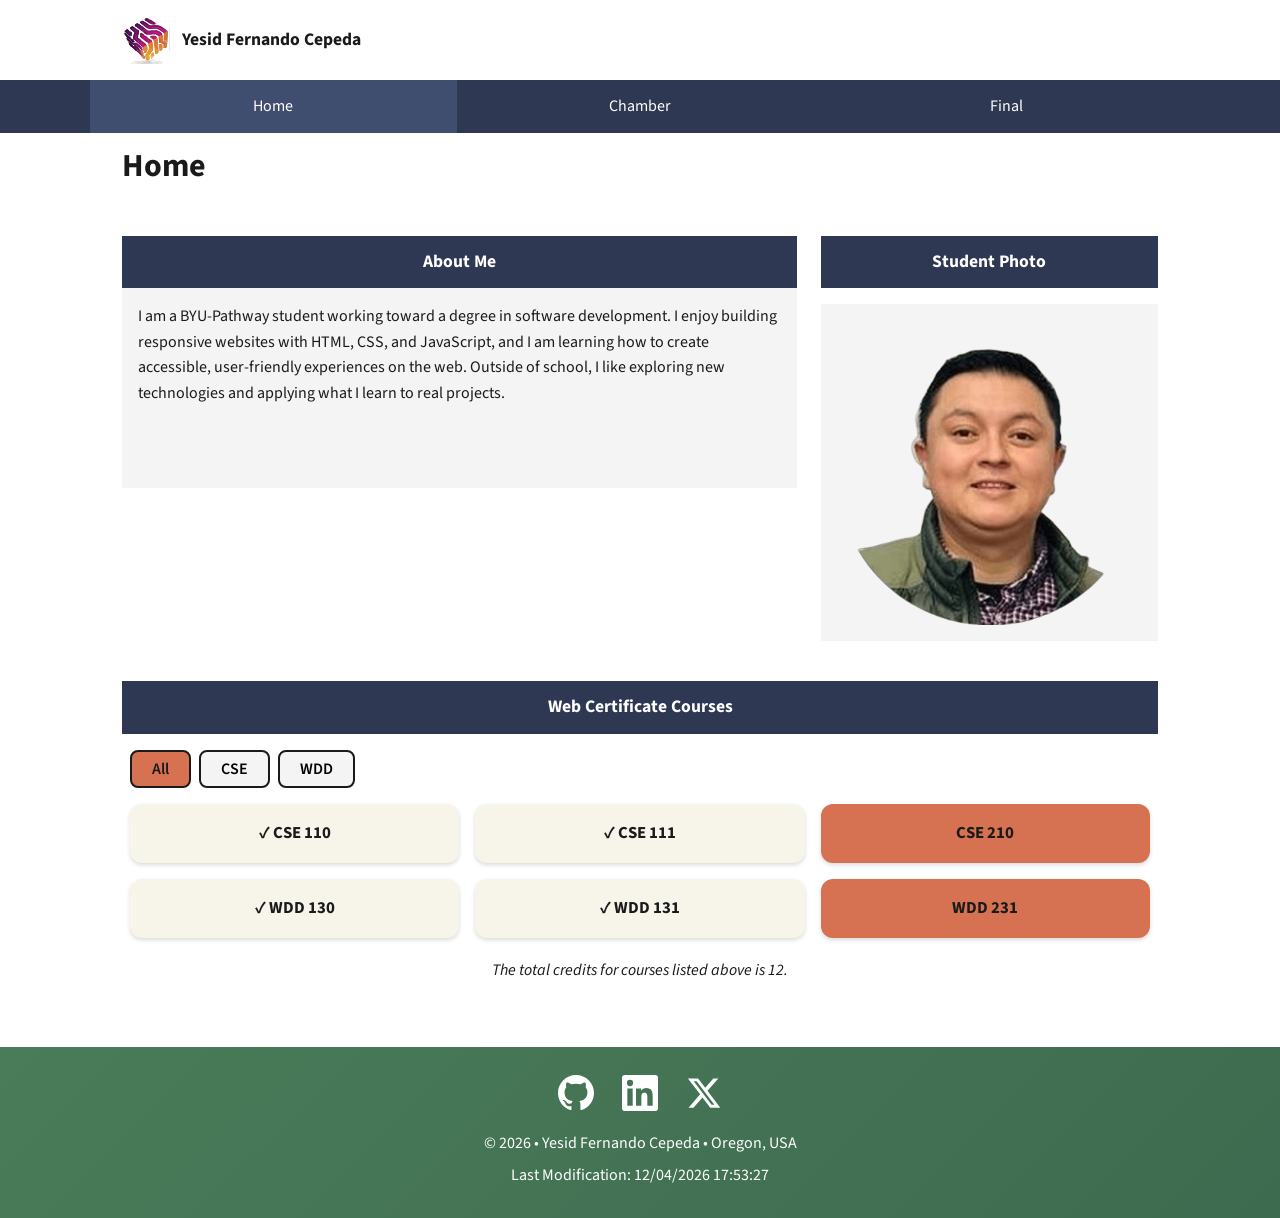
<file: index.html>
<!DOCTYPE html>
<html lang="en">

<head>
    <meta charset="UTF-8">
    <meta name="viewport" content="width=device-width, initial-scale=1.0">
    <title>Yesid Fernando Cepeda | WDD 231 Home</title>
    <meta name="description"
        content="Personal course portal for Yesid Fernando Cepeda featuring Web and Computer Programming certificate progress.">
    <meta name="author" content="Yesid Fernando Cepeda">
    <meta property="og:title" content="Yesid Fernando Cepeda | WDD 231 Home">
    <meta property="og:description"
        content="Explore Yesid Fernando Cepeda's WDD 231 course portal, web development progress, and certificate coursework.">
    <meta property="og:image" content="https://fer8614.github.io/wdd231/images/student-photo.png">
    <meta property="og:url" content="https://fer8614.github.io/wdd231/">
    <link rel="preconnect" href="https://fonts.googleapis.com">
    <link rel="preconnect" href="https://fonts.gstatic.com" crossorigin>
    <link href="https://fonts.googleapis.com/css2?family=Source+Sans+3:wght@400;600;700&display=swap" rel="stylesheet">
    <link rel="stylesheet" href="styles/normalize.css">
    <link rel="stylesheet" href="styles/small.css">
    <link rel="stylesheet" href="styles/larger.css">
    <link rel="icon" href="images/favicon.ico">
    <script src="scripts/navigation.js" defer></script>
    <script src="scripts/date.js" defer></script>
    <script src="scripts/course.js" defer></script>

</head>

<body>
    <header>
        <div class="header-top">
            <div class="site-brand">
                <img class="logo" src="images/logo.svg" alt="Site logo">
                <span>Yesid Fernando Cepeda</span>
            </div>
            <button id="menu" class="menu-button" type="button" aria-label="Toggle navigation"
                aria-controls="primary-nav" aria-expanded="false">☰</button>
        </div>
        <nav id="primary-nav" aria-label="Primary navigation">
            <ul>
                <li><a href="index.html" aria-current="page">Home</a></li>
                <li><a href="chamber/directory.html">Chamber</a></li>
                <li><a href="final/index.html">Final</a></li>
            </ul>
        </nav>
    </header>

    <main>
        <h1>Home</h1>

        <section class="about-section" aria-labelledby="about-heading">
            <h2 id="about-heading">About Me</h2>
            <p>
                I am a BYU-Pathway student working toward a degree in software development. I enjoy
                building responsive websites with HTML, CSS, and JavaScript, and I am learning how to
                create accessible, user-friendly experiences on the web. Outside of school, I like
                exploring new technologies and applying what I learn to real projects.
            </p>
        </section>

        <section class="photo-section" aria-labelledby="photo-heading">
            <h2 id="photo-heading">Student Photo</h2>
            <img src="images/student-photo.png" alt="Yesid Fernando Cepeda student photo">
        </section>

        <section class="certificate-section" aria-labelledby="certificate-heading">
            <h2 id="certificate-heading">Web Certificate Courses</h2>
            <div class="filter-buttons">
                <button class="filter-btn active" type="button" data-filter="all">All</button>
                <button class="filter-btn" type="button" data-filter="cse">CSE</button>
                <button class="filter-btn" type="button" data-filter="wdd">WDD</button>
            </div>
            <div id="courses" class="course-grid"></div>
            <p class="credit-summary">
                The total credits for courses listed above is <span id="creditTotal"></span>.
            </p>
        </section>
    </main>

    <footer>
        <div class="social-links">
            <a href="https://github.com/fer8614" target="_blank" rel="noopener noreferrer" aria-label="GitHub profile">
                <svg viewBox="0 0 24 24" aria-hidden="true">
                    <path
                        d="M12 0C5.37 0 0 5.37 0 12c0 5.3 3.438 9.8 8.205 11.385.6.113.82-.258.82-.577 0-.285-.01-1.04-.015-2.04-3.338.724-4.042-1.61-4.042-1.61-.546-1.385-1.335-1.755-1.335-1.755-1.087-.744.084-.729.084-.729 1.205.084 1.84 1.236 1.84 1.236 1.07 1.835 2.809 1.305 3.495.998.108-.776.417-1.305.76-1.605-2.665-.3-5.466-1.332-5.466-5.93 0-1.31.465-2.38 1.235-3.22-.135-.303-.54-1.523.105-3.176 0 0 1.005-.322 3.3 1.23.96-.267 1.98-.399 3-.405 1.02.006 2.04.138 3 .405 2.28-1.552 3.285-1.23 3.285-1.23.645 1.653.24 2.873.12 3.176.765.84 1.23 1.91 1.23 3.22 0 4.61-2.805 5.625-5.475 5.92.42.36.81 1.096.81 2.22 0 1.605-.015 2.896-.015 3.286 0 .315.21.69.825.57C20.565 21.795 24 17.295 24 12 24 5.37 18.63 0 12 0z" />
                </svg>
            </a>
            <a href="https://www.linkedin.com/in/y-fernando-cepeda-b-/" target="_blank" rel="noopener noreferrer"
                aria-label="LinkedIn profile">
                <svg viewBox="0 0 24 24" aria-hidden="true">
                    <path
                        d="M20.447 20.452h-3.554v-5.569c0-1.328-.027-3.037-1.852-3.037-1.853 0-2.136 1.445-2.136 2.939v5.667H9.351V9h3.414v1.561h.046c.477-.9 1.637-1.85 3.37-1.85 3.601 0 4.267 2.37 4.267 5.455v6.286zM5.337 7.433a2.062 2.062 0 01-2.063-2.065 2.064 2.064 0 114.126 0 2.063 2.063 0 01-2.063 2.065zm1.782 13.019H3.555V9h3.564v11.452zM22.225 0H1.771C.792 0 0 .774 0 1.729v20.542C0 23.227.792 24 1.771 24h20.451C23.2 24 24 23.227 24 22.271V1.729C24 .774 23.2 0 22.222 0h.003z" />
                </svg>
            </a>
            <a href="https://x.com/fer_cepeda86" target="_blank" rel="noopener noreferrer" aria-label="X profile">
                <svg viewBox="0 0 24 24" aria-hidden="true">
                    <path
                        d="M18.244 2.25h3.308l-7.227 8.26 8.502 11.24H16.17l-5.214-6.817L4.99 21.75H1.68l7.73-8.835L1.254 2.25H8.08l4.713 6.231zm-1.161 17.52h1.833L7.084 4.126H5.117z" />
                </svg>
            </a>
        </div>
        <p>&copy; <span id="currentyear"></span> • Yesid Fernando Cepeda • Oregon, USA</p>
        <p id="lastModified"></p>
    </footer>
</body>

</html>
</file>
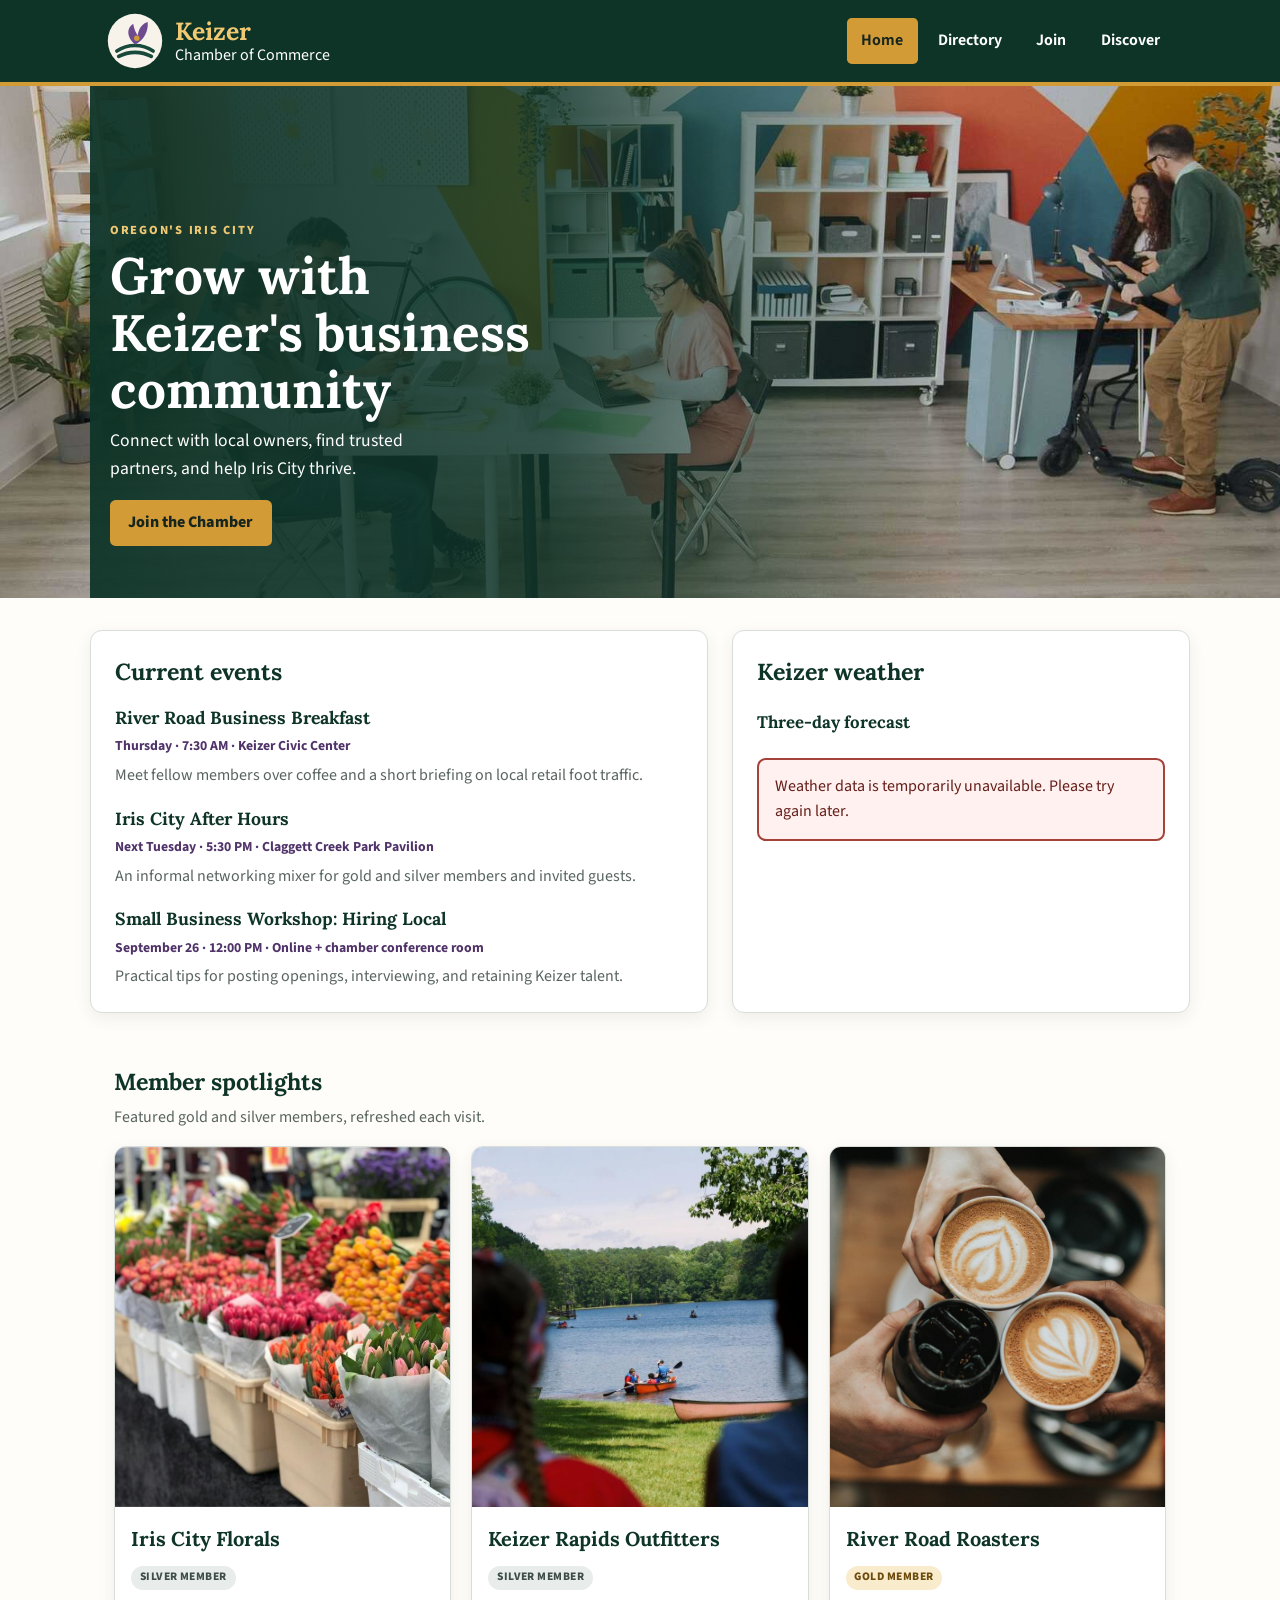
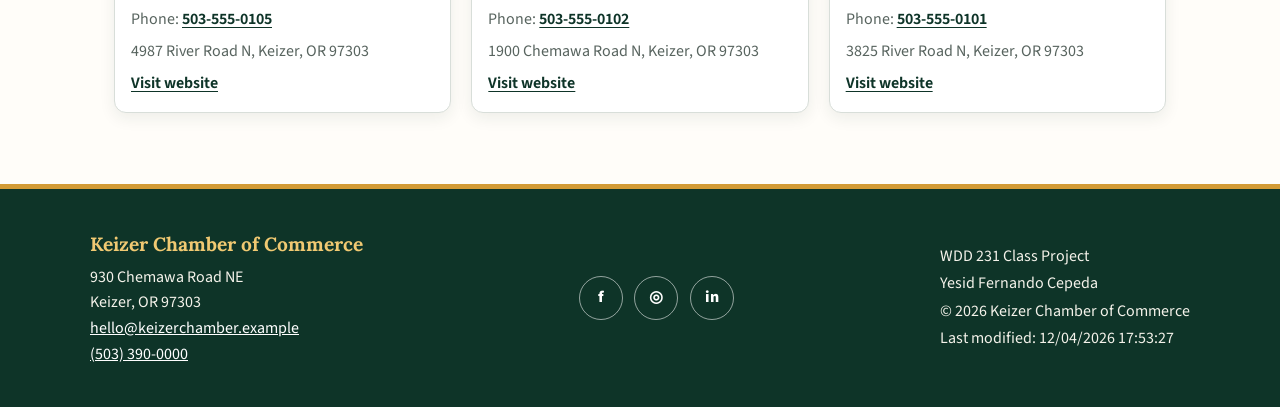
<file: chamber/index.html>
<!doctype html>
<html lang="en">

<head>
  <meta charset="utf-8">
  <meta name="viewport" content="width=device-width, initial-scale=1">
  <title>Home | Keizer Chamber of Commerce</title>
  <meta name="description"
    content="Welcome to the Keizer Chamber of Commerce. Discover local events, current weather, member spotlights, and ways to join Oregon's Iris City business community.">
  <meta name="author" content="Yesid Fernando Cepeda">
  <meta property="og:title" content="Keizer Chamber of Commerce">
  <meta property="og:description"
    content="Grow your business in Keizer, Oregon with events, networking, and trusted local member spotlights.">
  <meta property="og:image" content="https://fer8614.github.io/wdd231/chamber/images/keizer-directory-og.png">
  <meta property="og:url" content="https://fer8614.github.io/wdd231/chamber/index.html">
  <meta property="og:type" content="website">
  <link rel="icon" href="images/favicon.svg" type="image/svg+xml">
  <link rel="preconnect" href="https://fonts.googleapis.com">
  <link rel="preconnect" href="https://fonts.gstatic.com" crossorigin>
  <link rel="stylesheet"
    href="https://fonts.googleapis.com/css2?family=Lora:wght@600;700&amp;family=Source+Sans+3:wght@400;600;700;800&amp;display=swap">
  <link rel="stylesheet" href="styles/normalize.css">
  <link rel="stylesheet" href="styles/shared.css">
  <link rel="stylesheet" href="styles/home.css">
  <script src="scripts/site.js" defer></script>
  <script src="scripts/home.js" defer></script>
</head>

<body>
  <a class="skip-link" href="#main-content">Skip to main content</a>
  <header class="site-header">
    <div class="header-inner">
      <a class="brand" href="index.html" aria-label="Keizer Chamber of Commerce home">
        <img src="images/keizer-chamber-logo.svg" alt="" width="58" height="58">
        <span><strong>Keizer</strong> Chamber of Commerce</span>
      </a>
      <button class="menu-button" id="menu-button" type="button" aria-label="Open navigation menu"
        aria-controls="primary-navigation" aria-expanded="false">
        <span aria-hidden="true"></span><span aria-hidden="true"></span><span aria-hidden="true"></span>
      </button>
      <nav id="primary-navigation" class="primary-navigation" aria-label="Primary navigation">
        <ul>
          <li><a href="index.html" aria-current="page">Home</a></li>
          <li><a href="directory.html">Directory</a></li>
          <li><a href="join.html">Join</a></li>
          <li><a href="discover.html">Discover</a></li>
        </ul>
      </nav>
    </div>
  </header>

  <main id="main-content">
    <section class="hero" aria-labelledby="hero-title">
      <img class="hero-image" src="images/keizer-home-hero.jpg"
        alt="Keizer riverfront businesses under soft evening light with iris blooms along the walkway" width="1600"
        height="700" fetchpriority="high">
      <div class="hero-content">
        <p class="eyebrow">Oregon's Iris City</p>
        <h1 id="hero-title">Grow with Keizer's business community</h1>
        <p>Connect with local owners, find trusted partners, and help Iris City thrive.</p>
        <a class="hero-cta" href="join.html">Join the Chamber</a>
      </div>
    </section>

    <div class="home-panels">
      <section class="home-section events-section" aria-labelledby="events-heading">
        <h2 id="events-heading">Current events</h2>
        <ul class="event-list">
          <li>
            <h3>River Road Business Breakfast</h3>
            <p class="event-meta">Thursday · 7:30 AM · Keizer Civic Center</p>
            <p>Meet fellow members over coffee and a short briefing on local retail foot traffic.</p>
          </li>
          <li>
            <h3>Iris City After Hours</h3>
            <p class="event-meta">Next Tuesday · 5:30 PM · Claggett Creek Park Pavilion</p>
            <p>An informal networking mixer for gold and silver members and invited guests.</p>
          </li>
          <li>
            <h3>Small Business Workshop: Hiring Local</h3>
            <p class="event-meta">September 26 · 12:00 PM · Online + chamber conference room</p>
            <p>Practical tips for posting openings, interviewing, and retaining Keizer talent.</p>
          </li>
        </ul>
      </section>

      <section class="home-section weather-section" aria-labelledby="weather-heading">
        <h2 id="weather-heading">Keizer weather</h2>
        <div id="weather-current" class="weather-current" aria-live="polite">
          <p>Loading current conditions…</p>
        </div>
        <h3 class="forecast-title">Three-day forecast</h3>
        <ul id="weather-forecast" class="weather-forecast" aria-live="polite"></ul>
        <p id="weather-error" class="home-error" hidden>Weather data is temporarily unavailable. Please try again later.
        </p>
      </section>
    </div>

    <section class="home-section spotlights-section" aria-labelledby="spotlights-heading">
      <div class="section-intro">
        <h2 id="spotlights-heading">Member spotlights</h2>
        <p>Featured gold and silver members, refreshed each visit.</p>
      </div>
      <div id="spotlights" class="spotlight-grid" aria-live="polite" aria-busy="true"></div>
      <p id="spotlights-error" class="home-error" hidden>Spotlight members could not be loaded right now.</p>
    </section>
  </main>

  <footer class="site-footer">
    <div class="footer-inner">
      <section aria-labelledby="contact-heading">
        <h2 id="contact-heading">Keizer Chamber of Commerce</h2>
        <address>
          930 Chemawa Road NE<br>
          Keizer, OR 97303<br>
          <a href="mailto:hello@keizerchamber.example">hello@keizerchamber.example</a><br>
          <a href="tel:+15033900000">(503) 390-0000</a>
        </address>
      </section>
      <nav class="social-links" aria-label="Social media">
        <a href="https://www.facebook.com/" target="_blank" rel="noopener noreferrer"
          aria-label="Keizer Chamber on Facebook">f</a>
        <a href="https://www.instagram.com/" target="_blank" rel="noopener noreferrer"
          aria-label="Keizer Chamber on Instagram">◎</a>
        <a href="https://www.linkedin.com/" target="_blank" rel="noopener noreferrer"
          aria-label="Keizer Chamber on LinkedIn">in</a>
      </nav>
      <div class="project-info">
        <p>WDD 231 Class Project</p>
        <p>Yesid Fernando Cepeda</p>
        <p>&copy; <span id="current-year"></span> Keizer Chamber of Commerce</p>
        <p id="last-modified"></p>
      </div>
    </div>
  </footer>
</body>

</html>
</file>
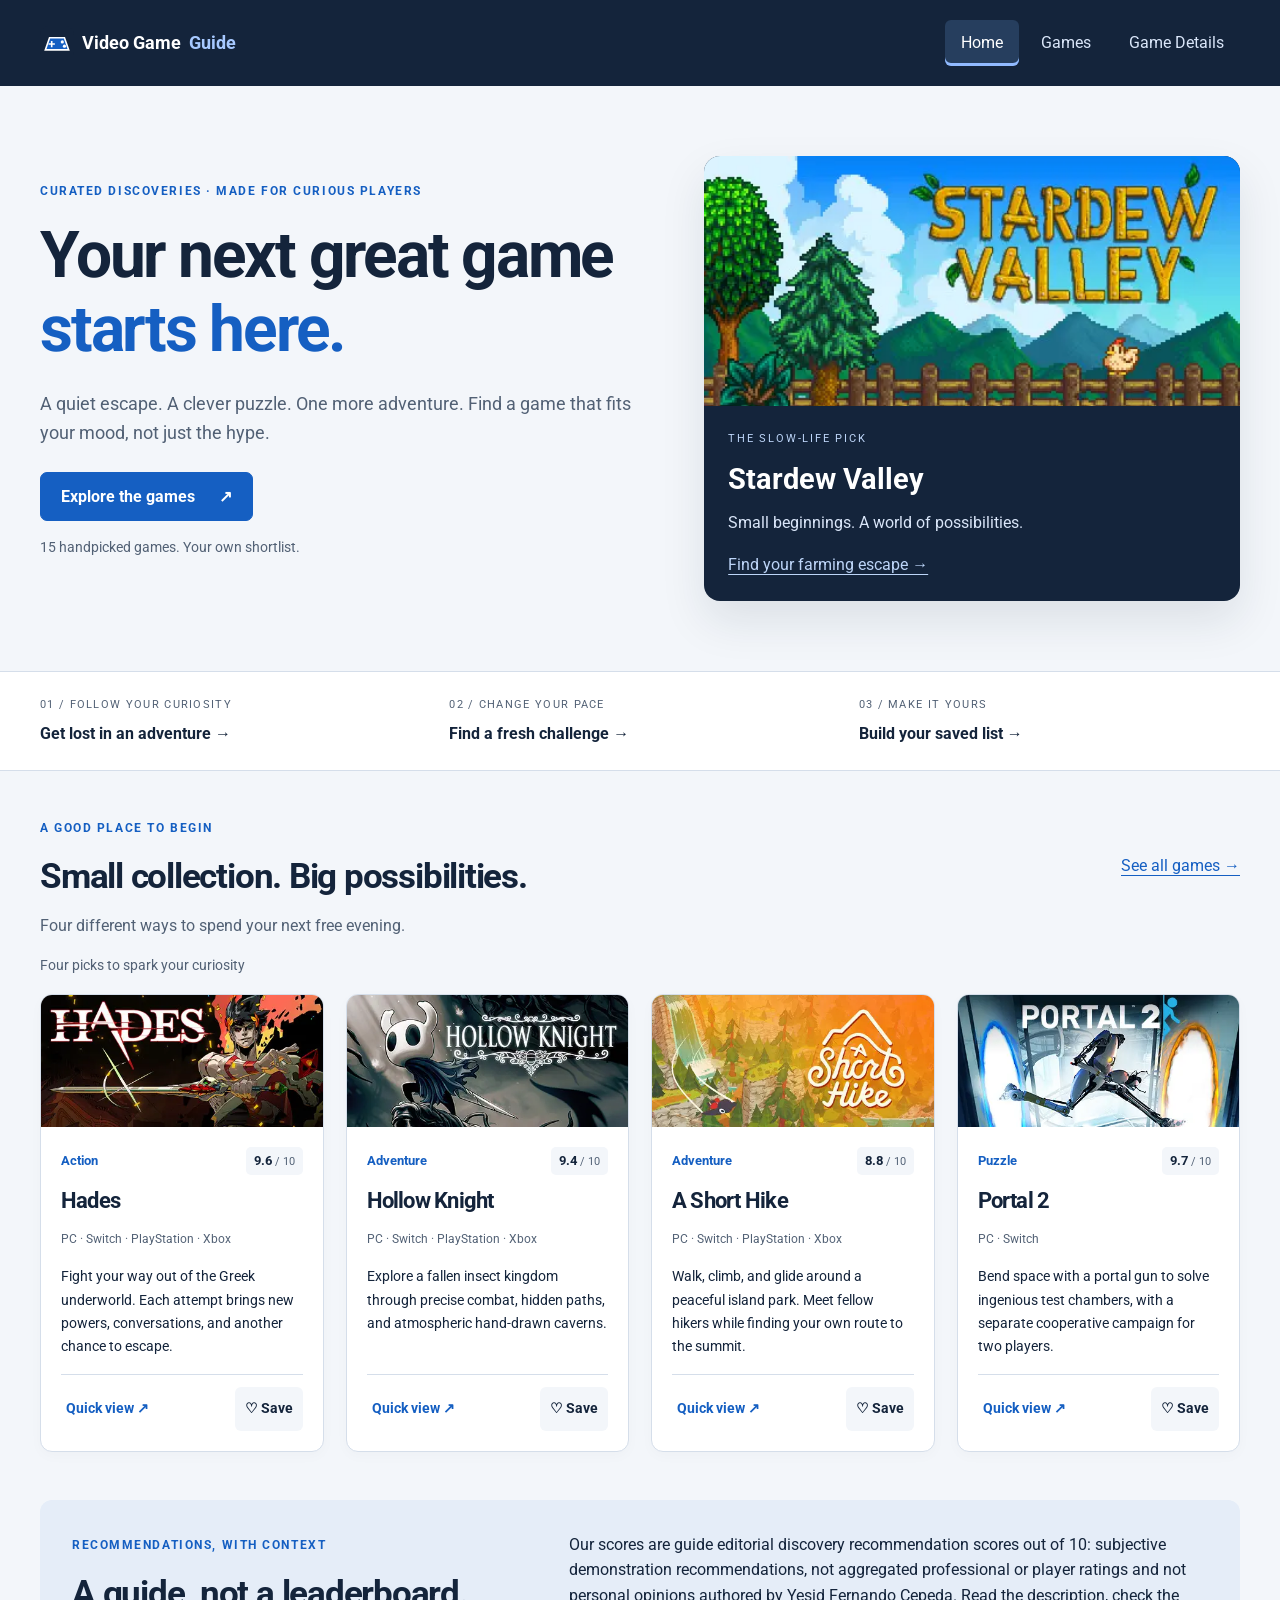
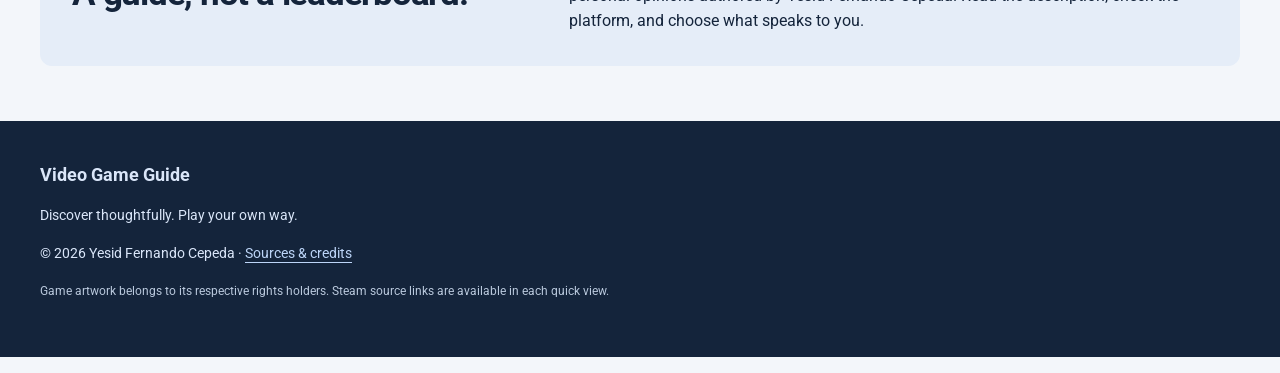
<file: final/index.html>
<!doctype html>
<html lang="en">
<head>
  <meta charset="utf-8">
  <meta name="viewport" content="width=device-width, initial-scale=1">
  <title>Find your next favorite | Video Game Guide</title>
  <meta name="description" content="Discover fifteen memorable games, from quiet escapes to bold adventures. Explore curated picks and save your next favorite.">
  <meta name="author" content="Yesid Fernando Cepeda">
  <meta property="og:title" content="Find your next favorite | Video Game Guide">
  <meta property="og:description" content="Less endless scrolling. More games worth discovering. Explore our curated collection.">
  <meta property="og:type" content="website">
  <meta property="og:url" content="https://fer8614.github.io/wdd231/final/">
  <meta property="og:image" content="https://fer8614.github.io/wdd231/final/images/stardew-valley.webp">
  <link rel="icon" href="images/favicon.svg" type="image/svg+xml">
  <link rel="preconnect" href="https://fonts.googleapis.com">
  <link rel="preconnect" href="https://fonts.gstatic.com" crossorigin>
  <link rel="stylesheet" href="https://fonts.googleapis.com/css2?family=Roboto:wght@400;700&amp;display=swap">
  <link rel="stylesheet" href="styles/site.css">
  <script type="module" src="scripts/app.mjs"></script>
</head>
<body data-page="home">
  <a class="skip-link" href="#main">Skip to content</a>
  <header class="site-header"><div class="container header-inner">
    <a class="brand" href="index.html"><img src="images/favicon.svg" width="40" height="40" alt="" aria-hidden="true">Video Game <span>Guide</span></a>
    <button class="menu-toggle" type="button" aria-expanded="false" aria-controls="navigation" hidden><span aria-hidden="true">☰</span> Menu</button>
    <nav id="navigation" aria-label="Main navigation"><a href="index.html" aria-current="page">Home</a><a href="games.html">Games</a><a href="game.html?id=stardew-valley">Game Details</a></nav>
  </div></header>
  <main id="main">
    <section class="hero container" aria-labelledby="hero-title">
      <div><p class="eyebrow">Curated discoveries · Made for curious players</p><h1 id="hero-title">Your next great game<br><span>starts here.</span></h1><p class="lead">A quiet escape. A clever puzzle. One more adventure. Find a game that fits your mood, not just the hype.</p><a class="button" href="games.html">Explore the games <span aria-hidden="true">↗</span></a><p class="hero-note">15 handpicked games. Your own shortlist.</p></div>
      <figure class="hero-art"><img src="images/stardew-valley.webp" width="460" height="215" alt="Stardew Valley artwork showing a farmhouse and its surrounding fields" fetchpriority="high"><figcaption><span>THE SLOW-LIFE PICK</span><strong>Stardew Valley</strong><p>Small beginnings. A world of possibilities.</p><a href="games.html?search=Stardew">Find your farming escape →</a></figcaption></figure>
    </section>
    <section class="discovery-band" aria-label="Ways to discover"><div class="container discovery-grid"><a href="games.html?genre=Adventure"><span>01 / FOLLOW YOUR CURIOSITY</span><strong>Get lost in an adventure →</strong></a><a href="games.html?genre=Puzzle"><span>02 / CHANGE YOUR PACE</span><strong>Find a fresh challenge →</strong></a><a href="games.html?saved=1"><span>03 / MAKE IT YOURS</span><strong>Build your saved list →</strong></a></div></section>
    <section class="container section" aria-labelledby="featured-title"><div class="section-heading"><div><p class="eyebrow">A good place to begin</p><h2 id="featured-title">Small collection. Big possibilities.</h2></div><a href="games.html">See all games →</a></div><p class="section-intro">Four different ways to spend your next free evening.</p><p id="results-status" role="status">Loading our picks…</p><div id="game-grid" class="game-grid"></div><noscript><p>Enable JavaScript to load the collection and save games.</p></noscript></section>
    <section class="container editorial"><div><p class="eyebrow">Recommendations, with context</p><h2>A guide, not a leaderboard.</h2></div><p>Our scores are guide editorial discovery recommendation scores out of 10: subjective demonstration recommendations, not aggregated professional or player ratings and not personal opinions authored by Yesid Fernando Cepeda. Read the description, check the platform, and choose what speaks to you.</p></section>
  </main>
  <footer class="site-footer"><div class="container"><p class="brand">Video Game Guide</p><p>Discover thoughtfully. Play your own way.</p><p>© <span id="year">2026</span> Yesid Fernando Cepeda · <a href="sources.html">Sources &amp; credits</a></p><p class="fine-print">Game artwork belongs to its respective rights holders. Steam source links are available in each quick view.</p></div></footer>
  <dialog id="quick-view" aria-labelledby="dialog-title"><button class="dialog-close" type="button" aria-label="Close quick view">Close ×</button><div id="dialog-content"></div></dialog>
  <p id="save-status" class="save-status" role="status"></p>
</body>
</html>
</file>
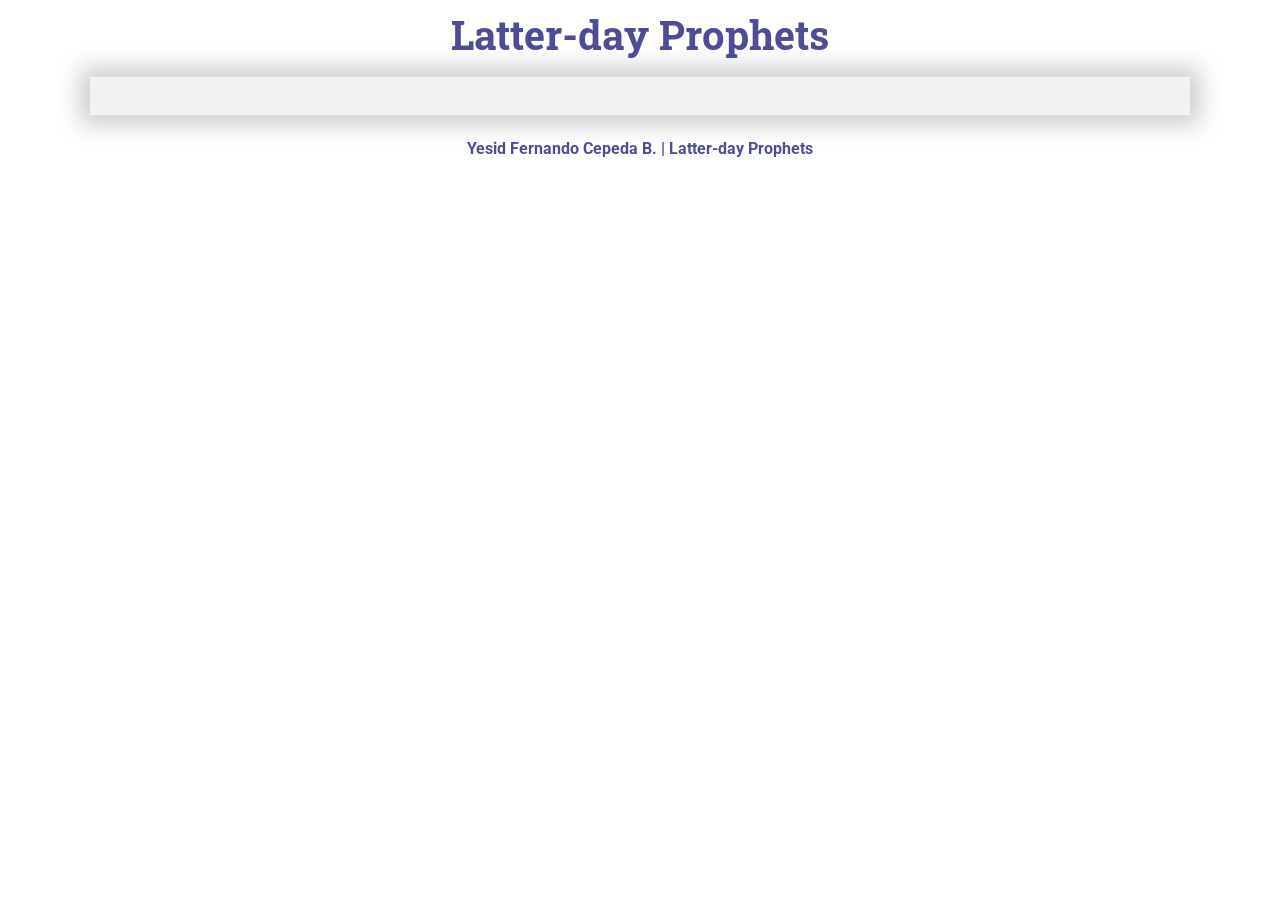
<file: prophets.html>
<!DOCTYPE html>
<html lang="en">

<head>
    <meta charset="UTF-8">
    <meta name="viewport" content="width=device-width, initial-scale=1.0">
    <title>Document</title>
    <link rel="stylesheet" href="styles/prophets.css">
    <script src="scripts/prophets.js" defer></script>
</head>

<body>
    <header>
        <h1>Latter-day Prophets</h1>
    </header>
    <main>
        <div id="cards"></div>
    </main>
    <footer>
        Yesid Fernando Cepeda B. | Latter-day Prophets
    </footer>
</body>

</html>
</file>
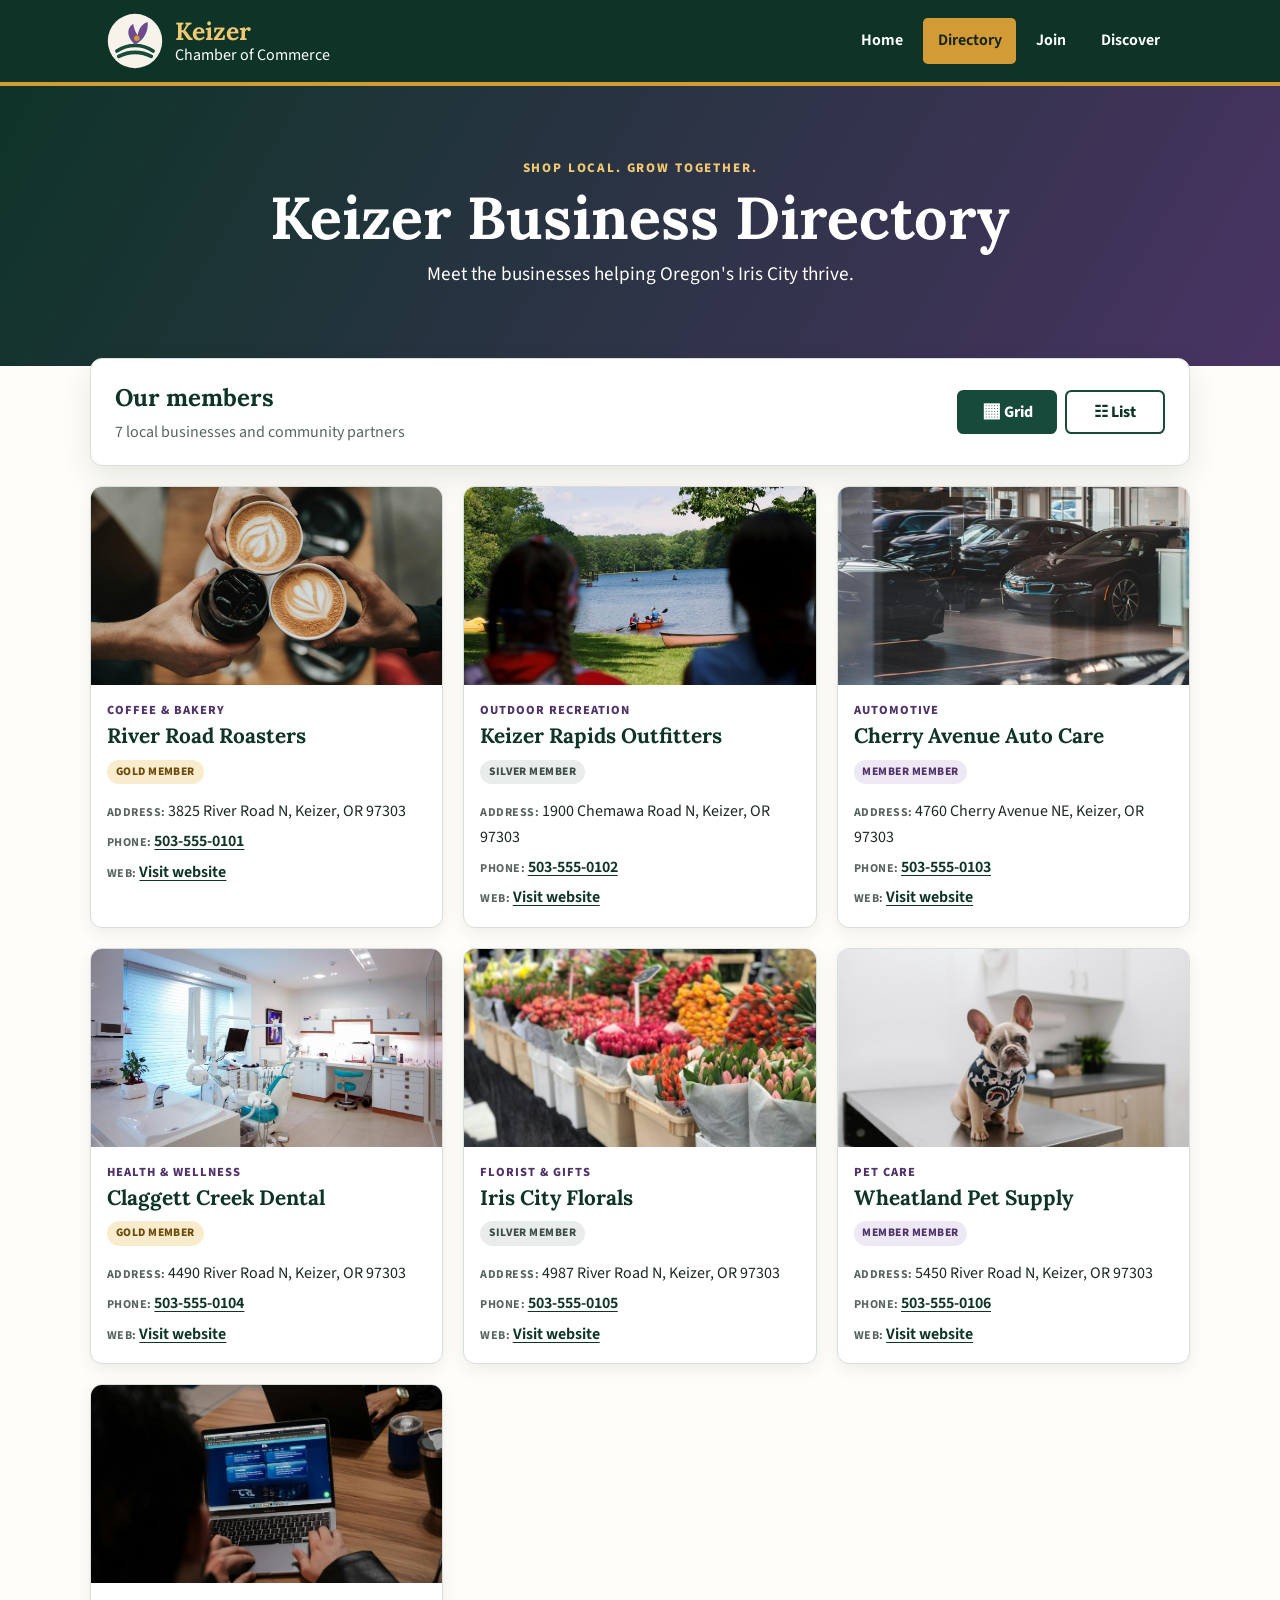
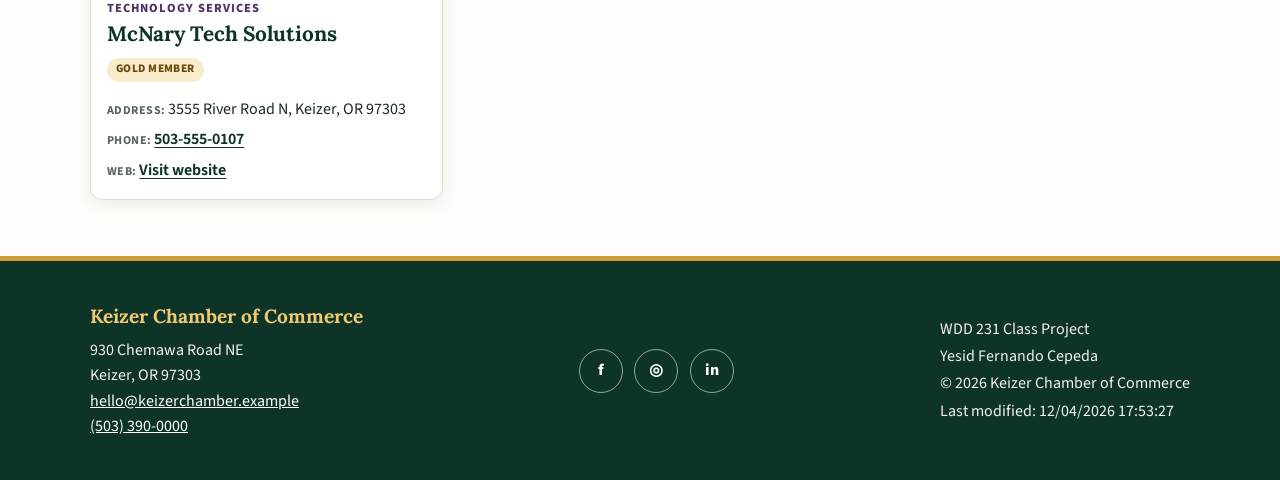
<file: chamber/directory.html>
<!doctype html>
<html lang="en">
<head>
  <meta charset="utf-8">
  <meta name="viewport" content="width=device-width, initial-scale=1">
  <title>Business Directory | Keizer Chamber of Commerce</title>
  <meta name="description" content="Explore trusted local businesses and services in the Keizer, Oregon Chamber of Commerce member directory.">
  <meta name="author" content="Yesid Fernando Cepeda">
  <meta property="og:title" content="Keizer Chamber of Commerce Business Directory">
  <meta property="og:description" content="Find local businesses, services, and community partners serving Keizer, Oregon.">
  <meta property="og:image" content="https://fer8614.github.io/wdd231/chamber/images/keizer-directory-og.png">
  <meta property="og:url" content="https://fer8614.github.io/wdd231/chamber/directory.html">
  <meta property="og:type" content="website">
  <link rel="icon" href="images/favicon.svg" type="image/svg+xml">
  <link rel="preconnect" href="https://fonts.googleapis.com">
  <link rel="preconnect" href="https://fonts.gstatic.com" crossorigin>
  <link rel="stylesheet" href="https://fonts.googleapis.com/css2?family=Lora:wght@600;700&amp;family=Source+Sans+3:wght@400;600;700;800&amp;display=swap">
  <link rel="stylesheet" href="styles/normalize.css">
  <link rel="stylesheet" href="styles/shared.css">
  <link rel="stylesheet" href="styles/directory.css">
  <script src="scripts/site.js" defer></script>
  <script src="scripts/directory.js" defer></script>
</head>
<body>
  <a class="skip-link" href="#main-content">Skip to directory</a>
  <header class="site-header">
    <div class="header-inner">
      <a class="brand" href="index.html" aria-label="Keizer Chamber of Commerce home">
        <img src="images/keizer-chamber-logo.svg" alt="" width="58" height="58">
        <span><strong>Keizer</strong> Chamber of Commerce</span>
      </a>
      <button class="menu-button" id="menu-button" type="button" aria-label="Open navigation menu" aria-controls="primary-navigation" aria-expanded="false">
        <span aria-hidden="true"></span><span aria-hidden="true"></span><span aria-hidden="true"></span>
      </button>
      <nav id="primary-navigation" class="primary-navigation" aria-label="Primary navigation">
        <ul>
          <li><a href="index.html">Home</a></li>
          <li><a href="directory.html" aria-current="page">Directory</a></li>
          <li><a href="join.html">Join</a></li>
          <li><a href="discover.html">Discover</a></li>
        </ul>
      </nav>
    </div>
  </header>

  <main id="main-content">
    <section class="page-intro" aria-labelledby="directory-title">
      <p class="eyebrow">Shop local. Grow together.</p>
      <h1 id="directory-title">Keizer Business Directory</h1>
      <p>Meet the businesses helping Oregon's Iris City thrive.</p>
    </section>

    <section class="directory-section" aria-labelledby="members-heading">
      <div class="directory-toolbar">
        <div>
          <h2 id="members-heading">Our members</h2>
          <p id="member-count">Loading member directory…</p>
        </div>
        <div class="view-toggle" role="group" aria-label="Choose directory layout">
          <button id="grid-view" class="view-button" type="button" aria-pressed="true">
            <span class="grid-icon" aria-hidden="true">▦</span> Grid
          </button>
          <button id="list-view" class="view-button" type="button" aria-pressed="false">
            <span aria-hidden="true">☷</span> List
          </button>
        </div>
      </div>
      <div id="directory" class="member-directory grid-view" aria-live="polite" aria-busy="true"></div>
      <div id="directory-error" class="directory-error" role="alert" hidden>
        <h2>We couldn't load the directory.</h2>
        <p>Please refresh the page or try again in a few moments. If the problem continues, call us at <a href="tel:+15033900000">(503) 390-0000</a>.</p>
      </div>
    </section>
  </main>

  <footer class="site-footer">
    <div class="footer-inner">
      <section aria-labelledby="contact-heading">
        <h2 id="contact-heading">Keizer Chamber of Commerce</h2>
        <address>
          930 Chemawa Road NE<br>
          Keizer, OR 97303<br>
          <a href="mailto:hello@keizerchamber.example">hello@keizerchamber.example</a><br>
          <a href="tel:+15033900000">(503) 390-0000</a>
        </address>
      </section>
      <nav class="social-links" aria-label="Social media">
        <a href="https://www.facebook.com/" target="_blank" rel="noopener noreferrer" aria-label="Keizer Chamber on Facebook">f</a>
        <a href="https://www.instagram.com/" target="_blank" rel="noopener noreferrer" aria-label="Keizer Chamber on Instagram">◎</a>
        <a href="https://www.linkedin.com/" target="_blank" rel="noopener noreferrer" aria-label="Keizer Chamber on LinkedIn">in</a>
      </nav>
      <div class="project-info">
        <p>WDD 231 Class Project</p>
        <p>Yesid Fernando Cepeda</p>
        <p>&copy; <span id="current-year"></span> Keizer Chamber of Commerce</p>
        <p id="last-modified"></p>
      </div>
    </div>
  </footer>
</body>
</html>
</file>
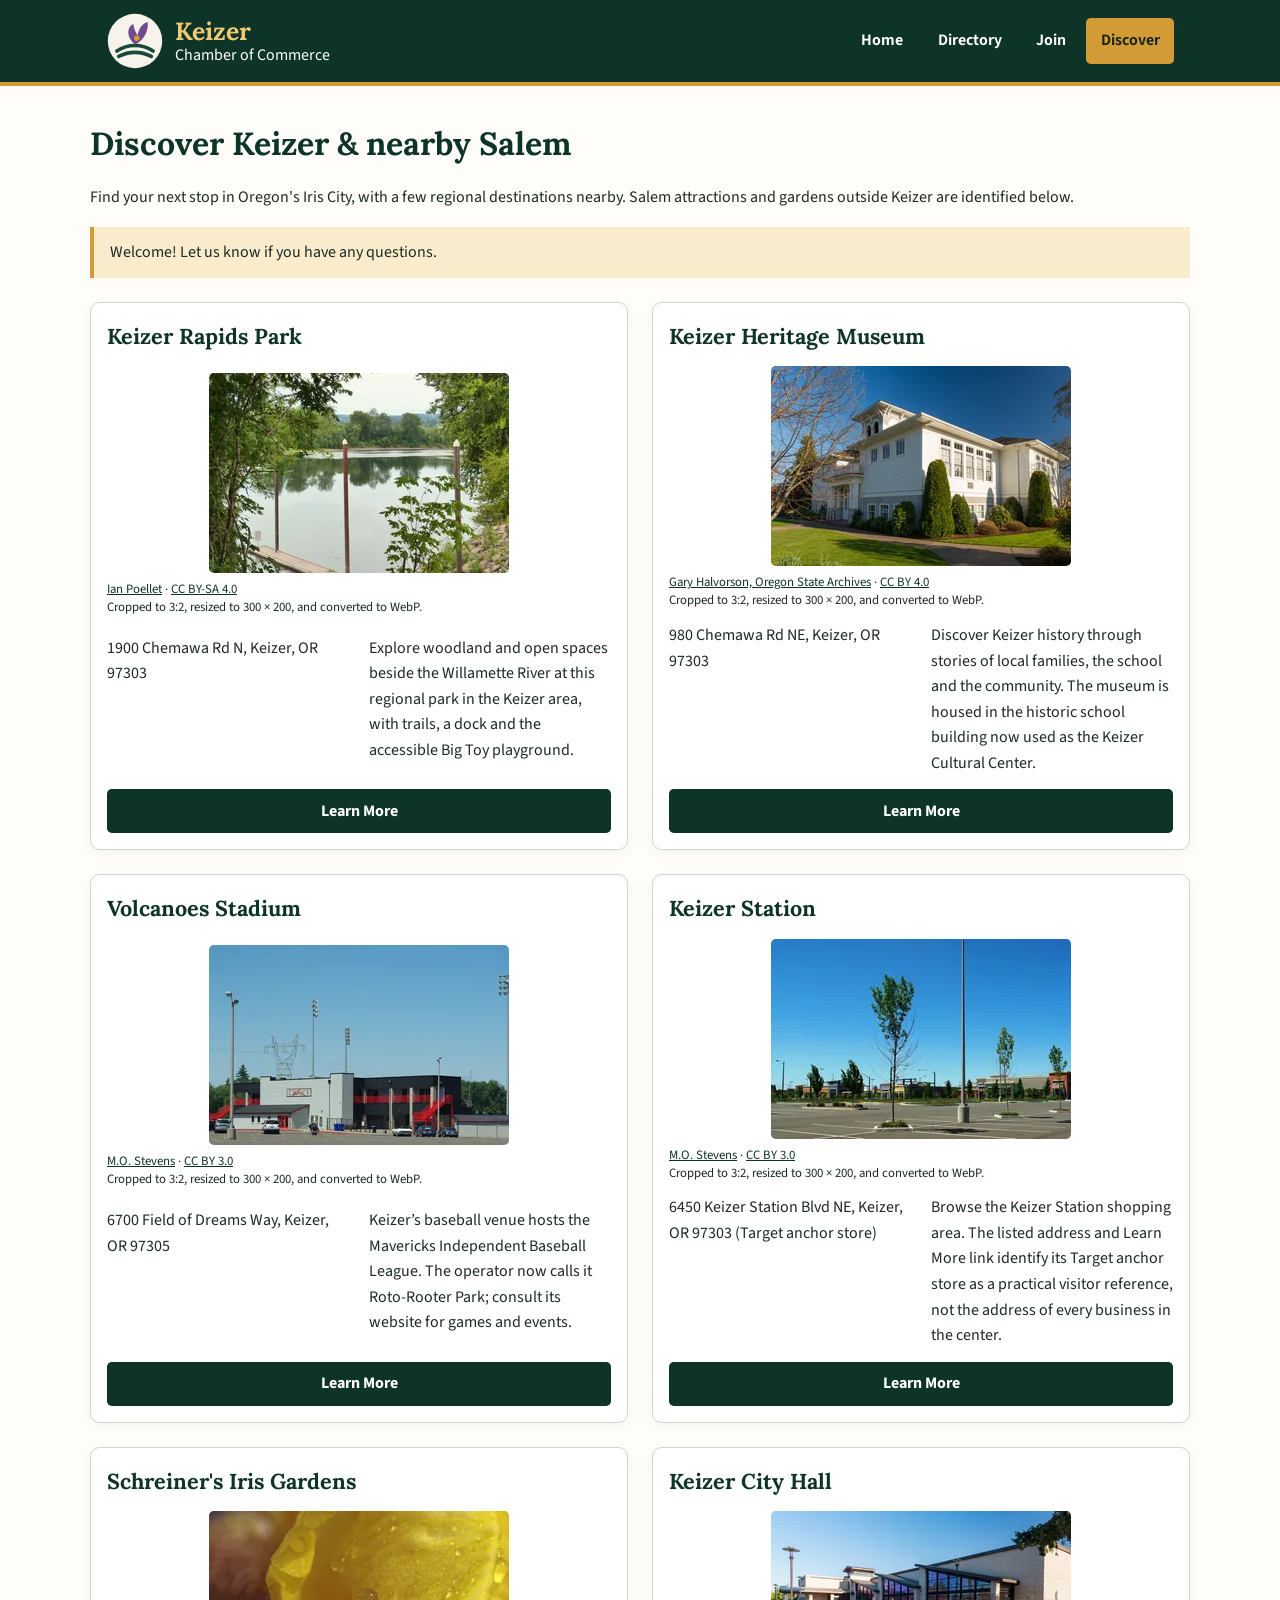
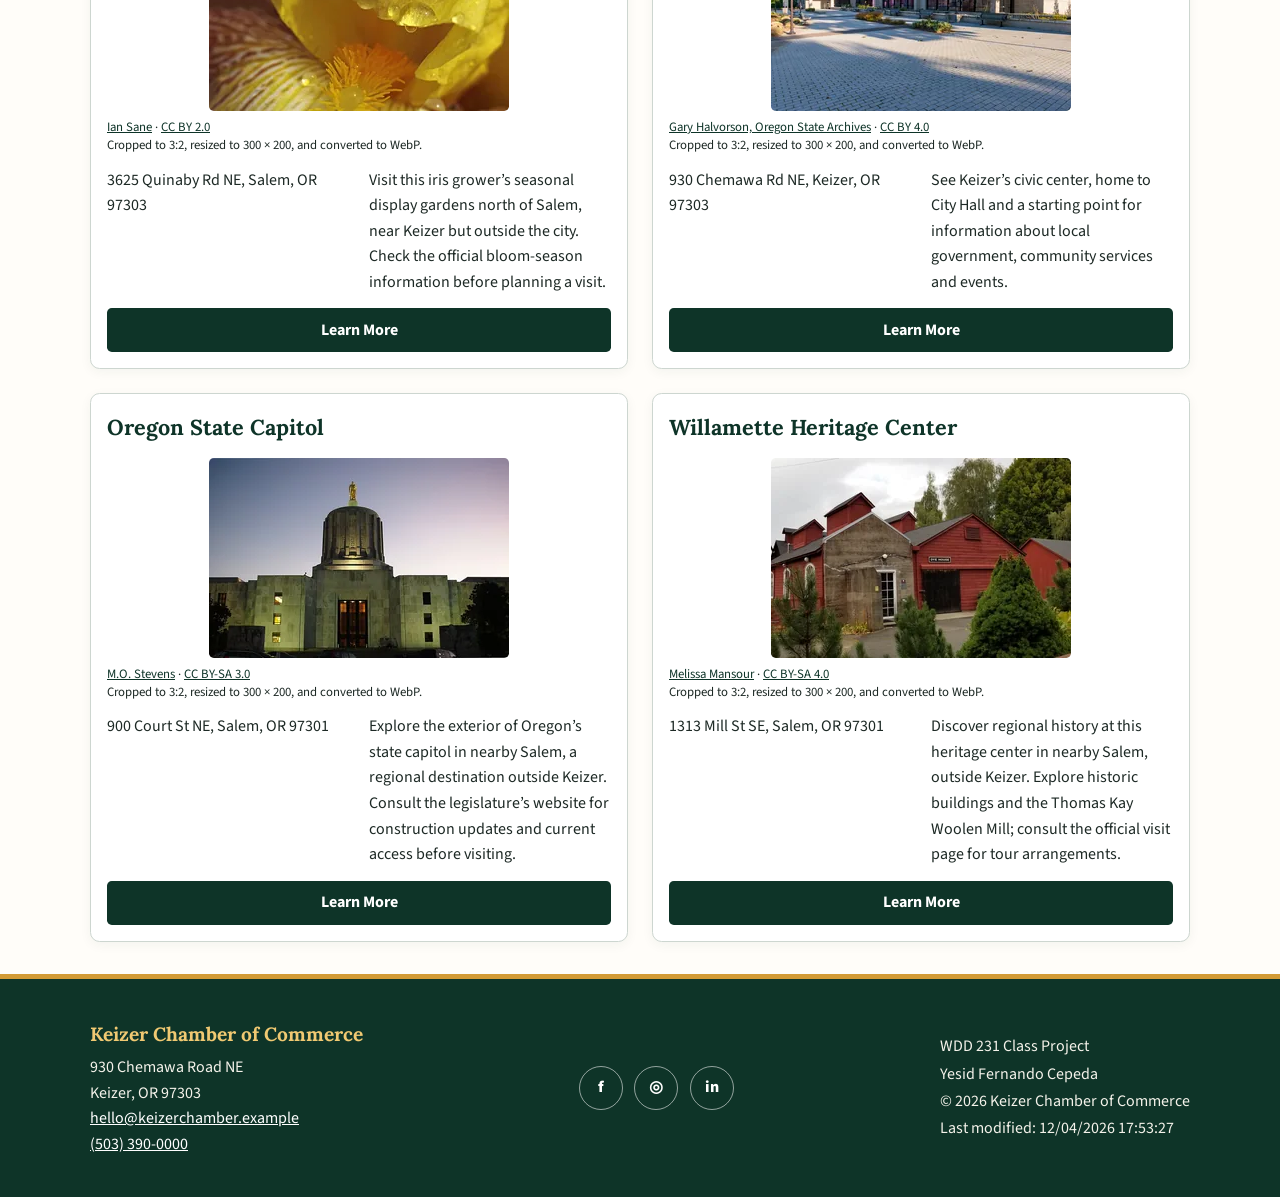
<file: chamber/discover.html>
<!doctype html>
<html lang="en">

<head>
  <meta charset="utf-8">
  <meta name="viewport" content="width=device-width, initial-scale=1">
  <title>Discover | Keizer Chamber of Commerce</title>
  <meta name="description"
    content="Discover eight places in Keizer and nearby Salem, Oregon. Explore parks, local history, shopping and gardens, with visitor links to plan your trip.">
  <meta name="author" content="Yesid Fernando Cepeda">
  <meta property="og:title" content="Discover | Keizer Chamber of Commerce">
  <meta property="og:description"
    content="Explore Keizer and nearby Salem: eight local destinations with photos and visitor information.">
  <meta property="og:image" content="https://fer8614.github.io/wdd231/chamber/images/keizer-directory-og.png">
  <meta property="og:url" content="https://fer8614.github.io/wdd231/chamber/discover.html">
  <meta property="og:type" content="website">
  <link rel="icon" href="images/favicon.svg" type="image/svg+xml">
  <link rel="preconnect" href="https://fonts.googleapis.com">
  <link rel="preconnect" href="https://fonts.gstatic.com" crossorigin>
  <link rel="stylesheet"
    href="https://fonts.googleapis.com/css2?family=Lora:wght@600;700&amp;family=Source+Sans+3:wght@400;600;700;800&amp;display=swap">
  <link rel="stylesheet" href="styles/normalize.css">
  <link rel="stylesheet" href="styles/shared.css">
  <link rel="stylesheet" href="styles/discover.css">
  <script src="scripts/site.js" defer></script>
  <script type="module" src="scripts/discover.js"></script>
</head>

<body>
  <a class="skip-link" href="#main-content">Skip to main content</a>
  <header class="site-header">
    <div class="header-inner">
      <a class="brand" href="index.html" aria-label="Keizer Chamber of Commerce home">
        <img src="images/keizer-chamber-logo.svg" alt="" width="58" height="58">
        <span><strong>Keizer</strong> Chamber of Commerce</span>
      </a>
      <button class="menu-button" id="menu-button" type="button" aria-label="Open navigation menu"
        aria-controls="primary-navigation" aria-expanded="false">
        <span aria-hidden="true"></span><span aria-hidden="true"></span><span aria-hidden="true"></span>
      </button>
      <nav id="primary-navigation" class="primary-navigation" aria-label="Primary navigation">
        <ul>
          <li><a href="index.html">Home</a></li>
          <li><a href="directory.html">Directory</a></li>
          <li><a href="join.html">Join</a></li>
          <li><a href="discover.html" aria-current="page">Discover</a></li>
        </ul>
      </nav>
    </div>
  </header>

  <main id="main-content" class="discover-main">
    <section class="discover-intro" aria-labelledby="discover-title">
      <h1 id="discover-title">Discover Keizer &amp; nearby Salem</h1>
      <p>Find your next stop in Oregon's Iris City, with a few regional destinations nearby.
        Salem attractions and gardens outside Keizer are identified below.</p>
      <p id="visit-message" class="visit-message" role="status">Welcome! Let us know if you have any questions.</p>
    </section>
    <div id="places" class="places-grid"></div>
    <noscript><p>Enable JavaScript to explore our eight destinations and their visitor links.</p></noscript>
    <dialog id="place-dialog" class="place-dialog" aria-labelledby="dialog-title">
      <h2 id="dialog-title">Plan your visit</h2>
      <address id="dialog-address"></address>
      <p id="dialog-description"></p>
      <p>Check the visitor source for current access, hours, seasonal openings and any admission requirements before traveling.</p>
      <p><a id="dialog-link">Visitor website</a></p>
      <form method="dialog"><button type="submit" autofocus>Close</button></form>
    </dialog>
  </main>

  <footer class="site-footer">
    <div class="footer-inner">
      <section aria-labelledby="contact-heading">
        <h2 id="contact-heading">Keizer Chamber of Commerce</h2>
        <address>
          930 Chemawa Road NE<br>
          Keizer, OR 97303<br>
          <a href="mailto:hello@keizerchamber.example">hello@keizerchamber.example</a><br>
          <a href="tel:+15033900000">(503) 390-0000</a>
        </address>
      </section>
      <nav class="social-links" aria-label="Social media">
        <a href="https://www.facebook.com/" target="_blank" rel="noopener noreferrer"
          aria-label="Keizer Chamber on Facebook">f</a>
        <a href="https://www.instagram.com/" target="_blank" rel="noopener noreferrer"
          aria-label="Keizer Chamber on Instagram">◎</a>
        <a href="https://www.linkedin.com/" target="_blank" rel="noopener noreferrer"
          aria-label="Keizer Chamber on LinkedIn">in</a>
      </nav>
      <div class="project-info">
        <p>WDD 231 Class Project</p>
        <p>Yesid Fernando Cepeda</p>
        <p>&copy; <span id="current-year"></span> Keizer Chamber of Commerce</p>
        <p id="last-modified"></p>
      </div>
    </div>
  </footer>
</body>

</html>
</file>
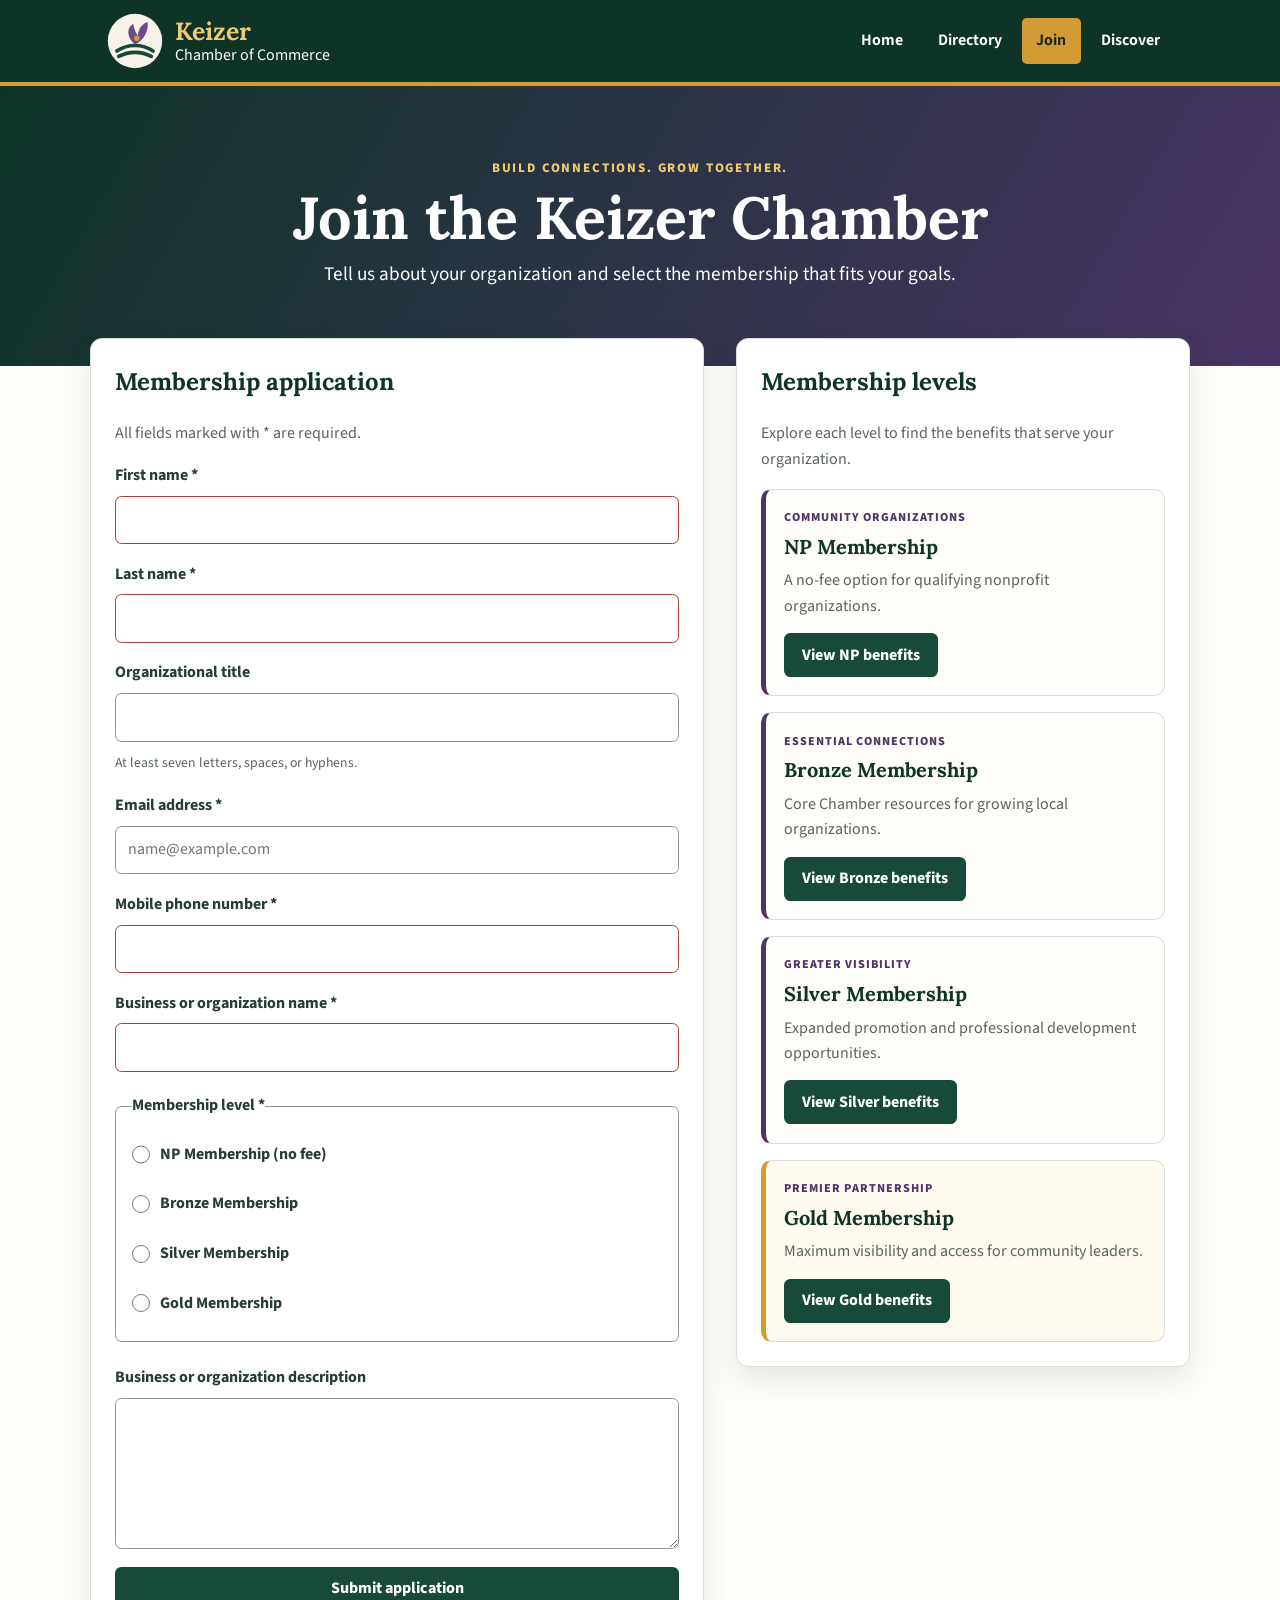
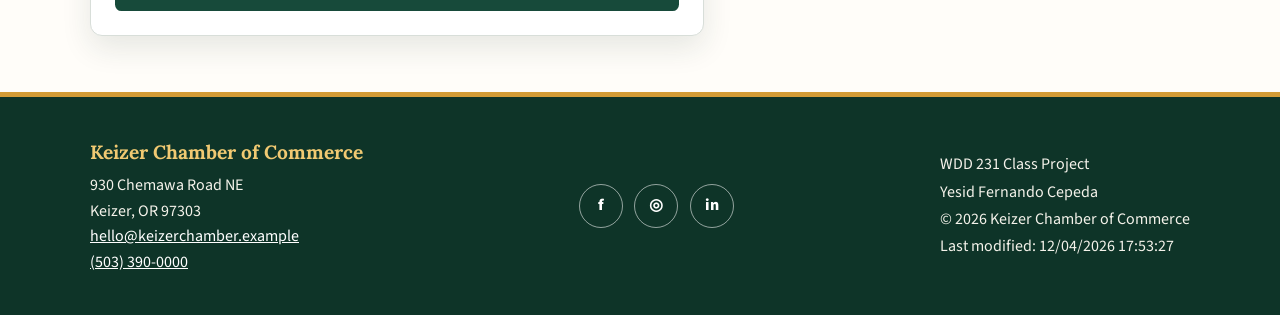
<file: chamber/join.html>
<!doctype html>
<html lang="en">
<head>
  <meta charset="utf-8">
  <meta name="viewport" content="width=device-width, initial-scale=1">
  <title>Join | Keizer Chamber of Commerce</title>
  <meta name="description" content="Join the Keizer Chamber of Commerce and choose the membership level that best supports your organization and community goals.">
  <meta name="author" content="Yesid Fernando Cepeda">
  <meta property="og:title" content="Join the Keizer Chamber of Commerce">
  <meta property="og:description" content="Apply for Chamber membership and connect your organization with Keizer's business community.">
  <meta property="og:image" content="https://fer8614.github.io/wdd231/chamber/images/keizer-directory-og.png">
  <meta property="og:url" content="https://fer8614.github.io/wdd231/chamber/join.html">
  <meta property="og:type" content="website">
  <link rel="icon" href="images/favicon.svg" type="image/svg+xml">
  <link rel="preconnect" href="https://fonts.googleapis.com">
  <link rel="preconnect" href="https://fonts.gstatic.com" crossorigin>
  <link rel="stylesheet" href="https://fonts.googleapis.com/css2?family=Lora:wght@600;700&amp;family=Source+Sans+3:wght@400;600;700;800&amp;display=swap">
  <link rel="stylesheet" href="styles/normalize.css">
  <link rel="stylesheet" href="styles/shared.css">
  <link rel="stylesheet" href="styles/join.css">
  <script src="scripts/site.js" defer></script>
  <script src="scripts/join.js" defer></script>
</head>
<body>
  <a class="skip-link" href="#main-content">Skip to membership application</a>
  <header class="site-header">
    <div class="header-inner">
      <a class="brand" href="index.html" aria-label="Keizer Chamber of Commerce home">
        <img src="images/keizer-chamber-logo.svg" alt="" width="58" height="58">
        <span><strong>Keizer</strong> Chamber of Commerce</span>
      </a>
      <button class="menu-button" id="menu-button" type="button" aria-label="Open navigation menu" aria-controls="primary-navigation" aria-expanded="false">
        <span aria-hidden="true"></span><span aria-hidden="true"></span><span aria-hidden="true"></span>
      </button>
      <nav id="primary-navigation" class="primary-navigation" aria-label="Primary navigation">
        <ul>
          <li><a href="index.html">Home</a></li>
          <li><a href="directory.html">Directory</a></li>
          <li><a href="join.html" aria-current="page">Join</a></li>
          <li><a href="discover.html">Discover</a></li>
        </ul>
      </nav>
    </div>
  </header>

  <main id="main-content">
    <section class="page-intro" aria-labelledby="join-title">
      <p class="eyebrow">Build connections. Grow together.</p>
      <h1 id="join-title">Join the Keizer Chamber</h1>
      <p>Tell us about your organization and select the membership that fits your goals.</p>
    </section>

    <div class="join-layout">
      <section class="application-panel" aria-labelledby="application-heading">
        <h2 id="application-heading">Membership application</h2>
        <p class="required-note">All fields marked with <span aria-hidden="true">*</span> are required.</p>
        <form method="get" action="thankyou.html">
          <label for="first-name">First name <span aria-hidden="true">*</span></label>
          <input id="first-name" name="first" type="text" autocomplete="given-name" title="Enter your first name." required>

          <label for="last-name">Last name <span aria-hidden="true">*</span></label>
          <input id="last-name" name="last" type="text" autocomplete="family-name" title="Enter your last name." required>

          <label for="organization-title">Organizational title</label>
          <input id="organization-title" name="organization-title" type="text" autocomplete="organization-title" pattern="[A-Za-z \-]{7,}" title="Use at least seven letters, spaces, or hyphens.">
          <p class="field-hint" id="title-hint">At least seven letters, spaces, or hyphens.</p>

          <label for="email">Email address <span aria-hidden="true">*</span></label>
          <input id="email" name="email" type="email" autocomplete="email" placeholder="name@example.com" title="Enter a valid email address." required>

          <label for="phone">Mobile phone number <span aria-hidden="true">*</span></label>
          <input id="phone" name="phone" type="tel" autocomplete="tel" title="Enter your mobile phone number." required>

          <label for="organization">Business or organization name <span aria-hidden="true">*</span></label>
          <input id="organization" name="organization" type="text" autocomplete="organization" title="Enter your business or organization name." required>

          <fieldset>
            <legend>Membership level <span aria-hidden="true">*</span></legend>
            <label class="radio-option" for="membership-np">
              <input id="membership-np" name="membership" type="radio" value="np" required>
              NP Membership (no fee)
            </label>
            <label class="radio-option" for="membership-bronze">
              <input id="membership-bronze" name="membership" type="radio" value="bronze">
              Bronze Membership
            </label>
            <label class="radio-option" for="membership-silver">
              <input id="membership-silver" name="membership" type="radio" value="silver">
              Silver Membership
            </label>
            <label class="radio-option" for="membership-gold">
              <input id="membership-gold" name="membership" type="radio" value="gold">
              Gold Membership
            </label>
          </fieldset>

          <label for="description">Business or organization description</label>
          <textarea id="description" name="description" rows="5" title="Describe your business or organization."></textarea>

          <input id="timestamp" name="timestamp" type="hidden">
          <button class="submit-button" type="submit">Submit application</button>
        </form>
      </section>

      <section class="membership-panel" aria-labelledby="membership-heading">
        <h2 id="membership-heading">Membership levels</h2>
        <p>Explore each level to find the benefits that serve your organization.</p>
        <div class="membership-cards" id="membership-cards">
          <article class="membership-card">
            <p class="card-kicker">Community organizations</p>
            <h3>NP Membership</h3>
            <p>A no-fee option for qualifying nonprofit organizations.</p>
            <button class="details-button" type="button" data-dialog="np-dialog">View NP benefits</button>
          </article>
          <article class="membership-card">
            <p class="card-kicker">Essential connections</p>
            <h3>Bronze Membership</h3>
            <p>Core Chamber resources for growing local organizations.</p>
            <button class="details-button" type="button" data-dialog="bronze-dialog">View Bronze benefits</button>
          </article>
          <article class="membership-card">
            <p class="card-kicker">Greater visibility</p>
            <h3>Silver Membership</h3>
            <p>Expanded promotion and professional development opportunities.</p>
            <button class="details-button" type="button" data-dialog="silver-dialog">View Silver benefits</button>
          </article>
          <article class="membership-card featured-card">
            <p class="card-kicker">Premier partnership</p>
            <h3>Gold Membership</h3>
            <p>Maximum visibility and access for community leaders.</p>
            <button class="details-button" type="button" data-dialog="gold-dialog">View Gold benefits</button>
          </article>
        </div>
      </section>
    </div>

    <dialog id="np-dialog" aria-labelledby="np-dialog-title">
      <div class="dialog-content">
        <h2 id="np-dialog-title">NP Membership benefits</h2>
        <ul>
          <li>Chamber directory listing</li>
          <li>Invitations to community networking events</li>
          <li>Access to member news and local resources</li>
          <li>No annual membership fee for qualifying nonprofits</li>
        </ul>
        <button class="close-dialog" type="button">Close</button>
      </div>
    </dialog>

    <dialog id="bronze-dialog" aria-labelledby="bronze-dialog-title">
      <div class="dialog-content">
        <h2 id="bronze-dialog-title">Bronze Membership benefits</h2>
        <ul>
          <li>All NP-level benefits</li>
          <li>Business directory listing with contact details</li>
          <li>Member pricing for Chamber events</li>
          <li>Monthly networking opportunities</li>
        </ul>
        <button class="close-dialog" type="button">Close</button>
      </div>
    </dialog>

    <dialog id="silver-dialog" aria-labelledby="silver-dialog-title">
      <div class="dialog-content">
        <h2 id="silver-dialog-title">Silver Membership benefits</h2>
        <ul>
          <li>All Bronze-level benefits</li>
          <li>Enhanced directory placement</li>
          <li>Professional development workshops</li>
          <li>Social media recognition during the year</li>
        </ul>
        <button class="close-dialog" type="button">Close</button>
      </div>
    </dialog>

    <dialog id="gold-dialog" aria-labelledby="gold-dialog-title">
      <div class="dialog-content">
        <h2 id="gold-dialog-title">Gold Membership benefits</h2>
        <ul>
          <li>All Silver-level benefits</li>
          <li>Homepage spotlight opportunities</li>
          <li>Priority sponsorship consideration</li>
          <li>Complimentary admission to select Chamber events</li>
        </ul>
        <button class="close-dialog" type="button">Close</button>
      </div>
    </dialog>
  </main>

  <footer class="site-footer">
    <div class="footer-inner">
      <section aria-labelledby="contact-heading">
        <h2 id="contact-heading">Keizer Chamber of Commerce</h2>
        <address>
          930 Chemawa Road NE<br>
          Keizer, OR 97303<br>
          <a href="mailto:hello@keizerchamber.example">hello@keizerchamber.example</a><br>
          <a href="tel:+15033900000">(503) 390-0000</a>
        </address>
      </section>
      <nav class="social-links" aria-label="Social media">
        <a href="https://www.facebook.com/" target="_blank" rel="noopener noreferrer" aria-label="Keizer Chamber on Facebook">f</a>
        <a href="https://www.instagram.com/" target="_blank" rel="noopener noreferrer" aria-label="Keizer Chamber on Instagram">◎</a>
        <a href="https://www.linkedin.com/" target="_blank" rel="noopener noreferrer" aria-label="Keizer Chamber on LinkedIn">in</a>
      </nav>
      <div class="project-info">
        <p>WDD 231 Class Project</p>
        <p>Yesid Fernando Cepeda</p>
        <p>&copy; <span id="current-year"></span> Keizer Chamber of Commerce</p>
        <p id="last-modified"></p>
      </div>
    </div>
  </footer>
</body>
</html>
</file>
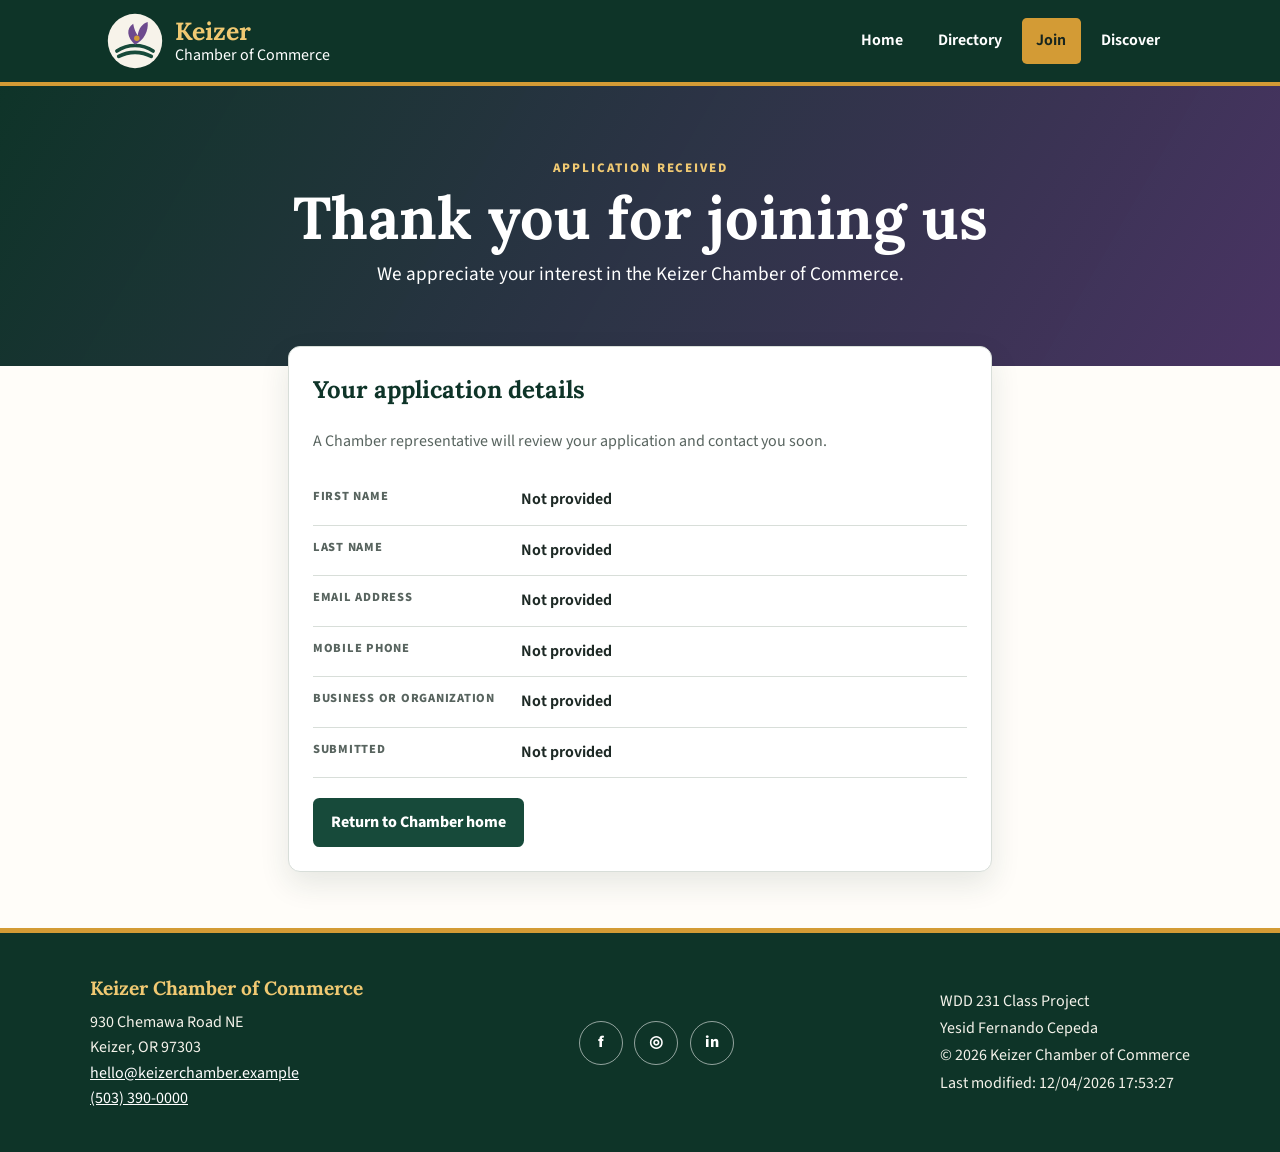
<file: chamber/thankyou.html>
<!doctype html>
<html lang="en">
<head>
  <meta charset="utf-8">
  <meta name="viewport" content="width=device-width, initial-scale=1">
  <title>Thank You | Keizer Chamber of Commerce</title>
  <meta name="description" content="Thank you for applying to join the Keizer Chamber of Commerce. Review the details submitted with your membership application.">
  <meta name="author" content="Yesid Fernando Cepeda">
  <meta property="og:title" content="Thank You | Keizer Chamber of Commerce">
  <meta property="og:description" content="Your Keizer Chamber membership application has been received.">
  <meta property="og:image" content="https://fer8614.github.io/wdd231/chamber/images/keizer-directory-og.png">
  <meta property="og:url" content="https://fer8614.github.io/wdd231/chamber/thankyou.html">
  <meta property="og:type" content="website">
  <link rel="icon" href="images/favicon.svg" type="image/svg+xml">
  <link rel="preconnect" href="https://fonts.googleapis.com">
  <link rel="preconnect" href="https://fonts.gstatic.com" crossorigin>
  <link rel="stylesheet" href="https://fonts.googleapis.com/css2?family=Lora:wght@600;700&amp;family=Source+Sans+3:wght@400;600;700;800&amp;display=swap">
  <link rel="stylesheet" href="styles/normalize.css">
  <link rel="stylesheet" href="styles/shared.css">
  <link rel="stylesheet" href="styles/join.css">
  <script src="scripts/site.js" defer></script>
  <script src="scripts/thankyou.js" defer></script>
</head>
<body>
  <a class="skip-link" href="#main-content">Skip to application details</a>
  <header class="site-header">
    <div class="header-inner">
      <a class="brand" href="index.html" aria-label="Keizer Chamber of Commerce home">
        <img src="images/keizer-chamber-logo.svg" alt="" width="58" height="58">
        <span><strong>Keizer</strong> Chamber of Commerce</span>
      </a>
      <button class="menu-button" id="menu-button" type="button" aria-label="Open navigation menu" aria-controls="primary-navigation" aria-expanded="false">
        <span aria-hidden="true"></span><span aria-hidden="true"></span><span aria-hidden="true"></span>
      </button>
      <nav id="primary-navigation" class="primary-navigation" aria-label="Primary navigation">
        <ul>
          <li><a href="index.html">Home</a></li>
          <li><a href="directory.html">Directory</a></li>
          <li><a href="join.html" aria-current="page">Join</a></li>
          <li><a href="discover.html">Discover</a></li>
        </ul>
      </nav>
    </div>
  </header>

  <main id="main-content">
    <section class="page-intro" aria-labelledby="thankyou-title">
      <p class="eyebrow">Application received</p>
      <h1 id="thankyou-title">Thank you for joining us</h1>
      <p>We appreciate your interest in the Keizer Chamber of Commerce.</p>
    </section>

    <section class="confirmation-panel" aria-labelledby="details-heading">
      <h2 id="details-heading">Your application details</h2>
      <p>A Chamber representative will review your application and contact you soon.</p>
      <dl class="submitted-details">
        <div>
          <dt>First name</dt>
          <dd id="submitted-first">Not provided</dd>
        </div>
        <div>
          <dt>Last name</dt>
          <dd id="submitted-last">Not provided</dd>
        </div>
        <div>
          <dt>Email address</dt>
          <dd id="submitted-email">Not provided</dd>
        </div>
        <div>
          <dt>Mobile phone</dt>
          <dd id="submitted-phone">Not provided</dd>
        </div>
        <div>
          <dt>Business or organization</dt>
          <dd id="submitted-organization">Not provided</dd>
        </div>
        <div>
          <dt>Submitted</dt>
          <dd id="submitted-timestamp">Not provided</dd>
        </div>
      </dl>
      <a class="return-link" href="index.html">Return to Chamber home</a>
    </section>
  </main>

  <footer class="site-footer">
    <div class="footer-inner">
      <section aria-labelledby="contact-heading">
        <h2 id="contact-heading">Keizer Chamber of Commerce</h2>
        <address>
          930 Chemawa Road NE<br>
          Keizer, OR 97303<br>
          <a href="mailto:hello@keizerchamber.example">hello@keizerchamber.example</a><br>
          <a href="tel:+15033900000">(503) 390-0000</a>
        </address>
      </section>
      <nav class="social-links" aria-label="Social media">
        <a href="https://www.facebook.com/" target="_blank" rel="noopener noreferrer" aria-label="Keizer Chamber on Facebook">f</a>
        <a href="https://www.instagram.com/" target="_blank" rel="noopener noreferrer" aria-label="Keizer Chamber on Instagram">◎</a>
        <a href="https://www.linkedin.com/" target="_blank" rel="noopener noreferrer" aria-label="Keizer Chamber on LinkedIn">in</a>
      </nav>
      <div class="project-info">
        <p>WDD 231 Class Project</p>
        <p>Yesid Fernando Cepeda</p>
        <p>&copy; <span id="current-year"></span> Keizer Chamber of Commerce</p>
        <p id="last-modified"></p>
      </div>
    </div>
  </footer>
</body>
</html>
</file>
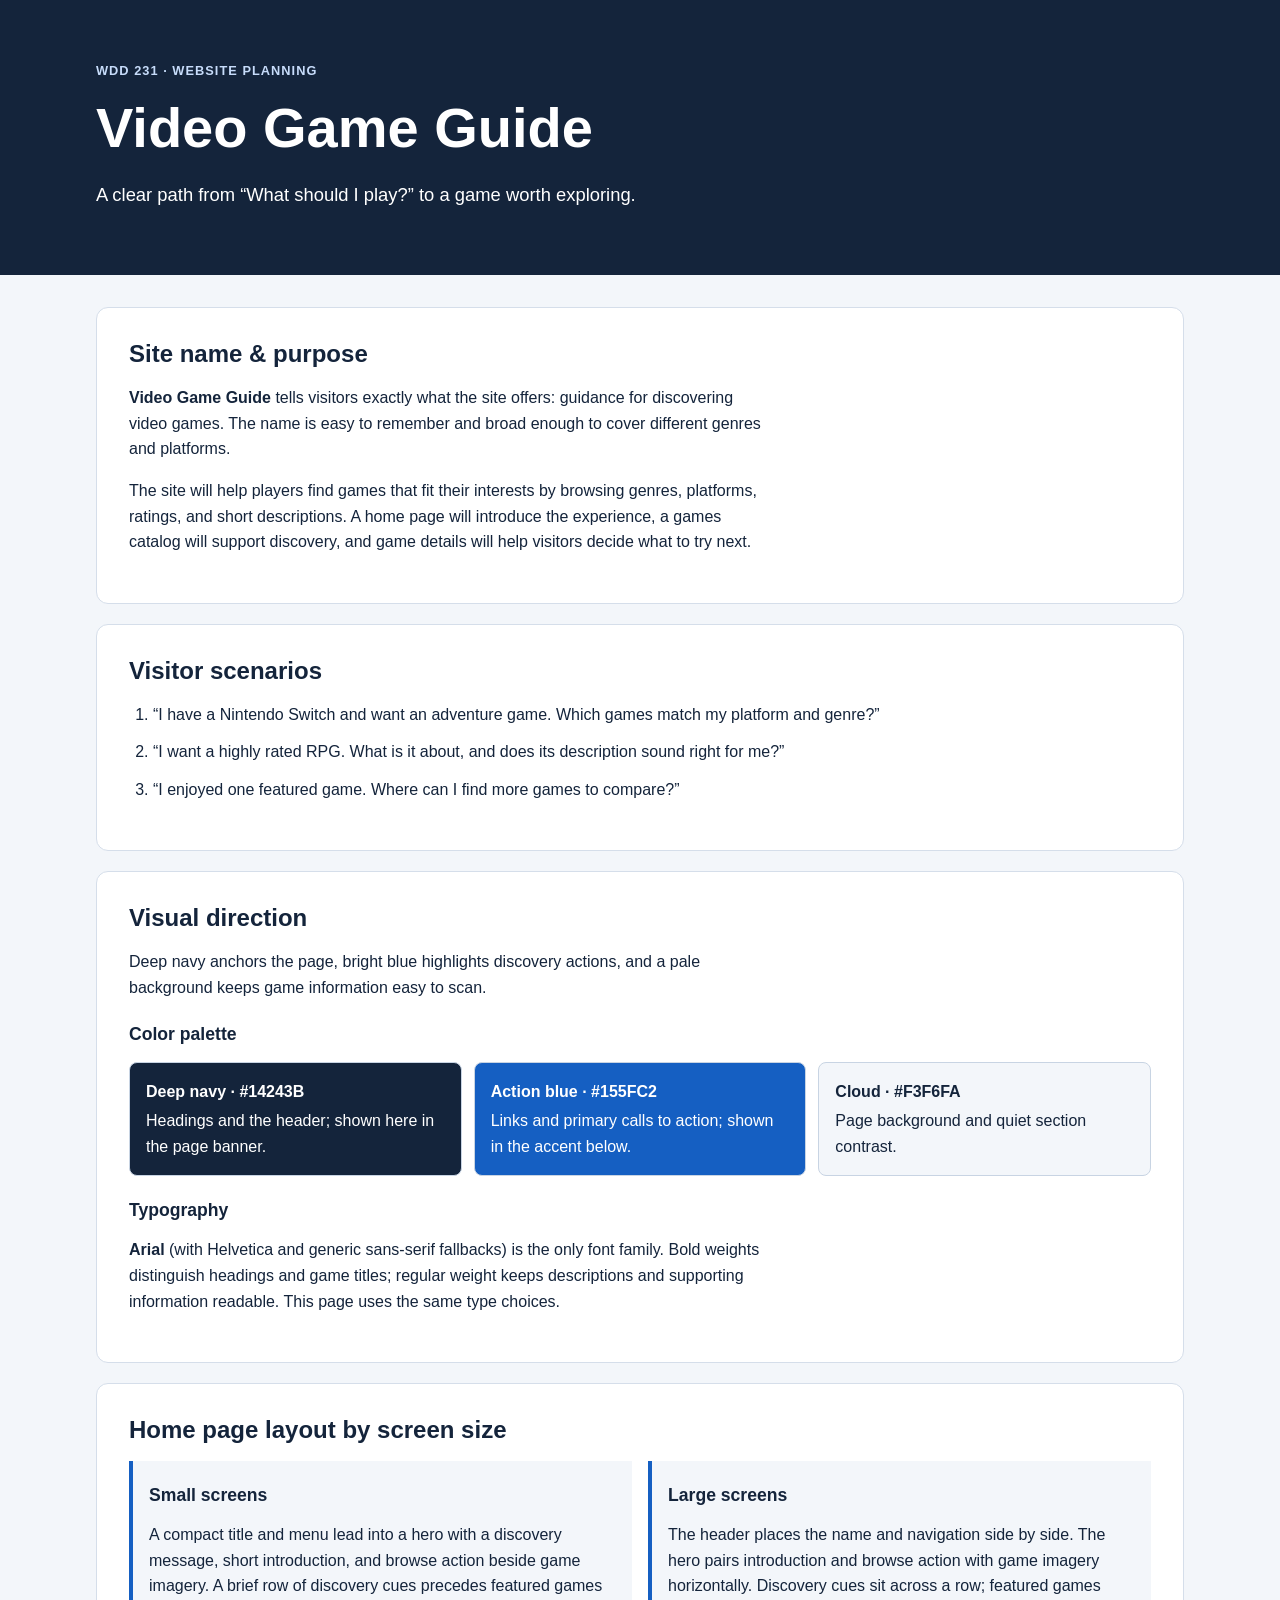
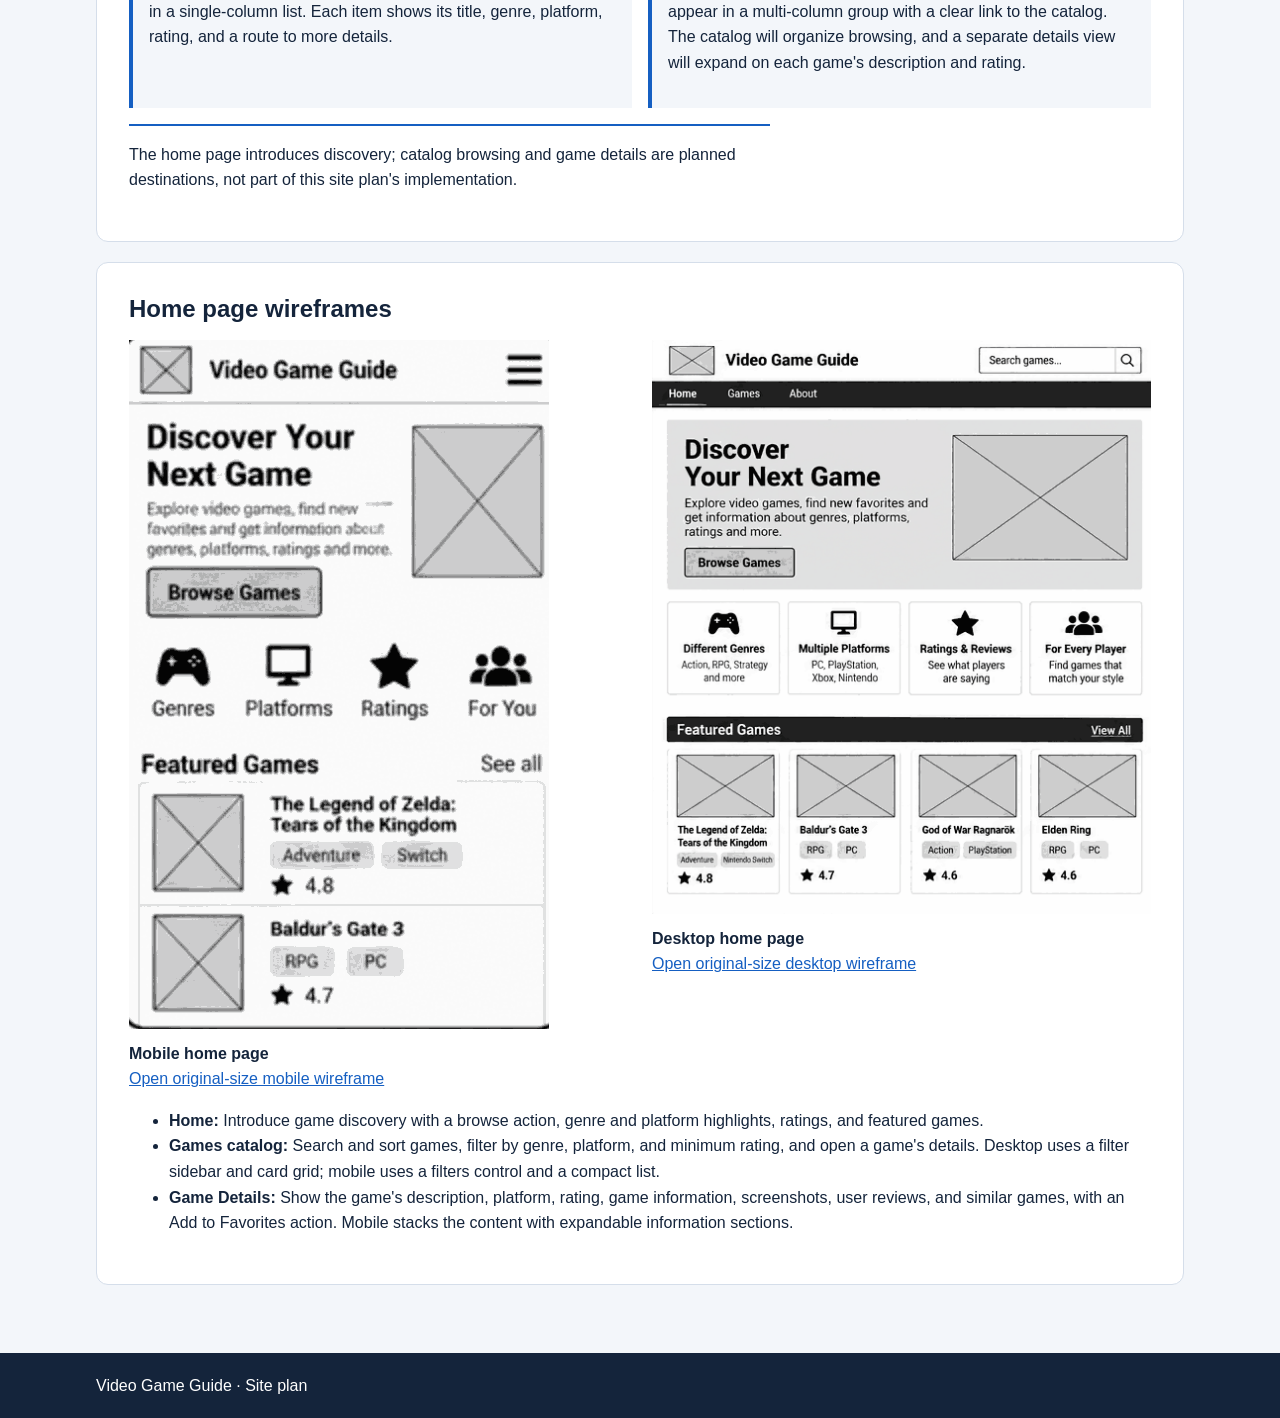
<file: final/game-guide.html>
<!doctype html>
<html lang="en">
<head>
  <meta charset="utf-8">
  <meta name="viewport" content="width=device-width, initial-scale=1">
  <meta name="description" content="Site plan for Video Game Guide, a game discovery website.">
  <title>Video Game Guide | Site Plan</title>
  <link rel="stylesheet" href="styles/site-plan.css">
</head>
<body>
  <header class="site-header">
    <div class="container">
      <p class="eyebrow">WDD 231 · Website planning</p>
      <h1>Video Game Guide</h1>
      <p class="lead">A clear path from “What should I play?” to a game worth exploring.</p>
    </div>
  </header>
  <main class="container">
    <section aria-labelledby="identity">
      <h2 id="identity">Site name &amp; purpose</h2>
      <p><strong>Video Game Guide</strong> tells visitors exactly what the site offers: guidance for discovering video games. The name is easy to remember and broad enough to cover different genres and platforms.</p>
      <p>The site will help players find games that fit their interests by browsing genres, platforms, ratings, and short descriptions. A home page will introduce the experience, a games catalog will support discovery, and game details will help visitors decide what to try next.</p>
    </section>

    <section aria-labelledby="scenarios">
      <h2 id="scenarios">Visitor scenarios</h2>
      <ol class="scenario-list">
        <li>“I have a Nintendo Switch and want an adventure game. Which games match my platform and genre?”</li>
        <li>“I want a highly rated RPG. What is it about, and does its description sound right for me?”</li>
        <li>“I enjoyed one featured game. Where can I find more games to compare?”</li>
      </ol>
    </section>

    <section aria-labelledby="visual-design">
      <h2 id="visual-design">Visual direction</h2>
      <p>Deep navy anchors the page, bright blue highlights discovery actions, and a pale background keeps game information easy to scan.</p>
      <h3>Color palette</h3>
      <ul class="palette">
        <li class="swatch swatch-navy"><strong>Deep navy · #14243B</strong><span>Headings and the header; shown here in the page banner.</span></li>
        <li class="swatch swatch-blue"><strong>Action blue · #155FC2</strong><span>Links and primary calls to action; shown in the accent below.</span></li>
        <li class="swatch swatch-light"><strong>Cloud · #F3F6FA</strong><span>Page background and quiet section contrast.</span></li>
      </ul>
      <h3>Typography</h3>
      <p><strong>Arial</strong> (with Helvetica and generic sans-serif fallbacks) is the only font family. Bold weights distinguish headings and game titles; regular weight keeps descriptions and supporting information readable. This page uses the same type choices.</p>
    </section>

    <section aria-labelledby="home-layout">
      <h2 id="home-layout">Home page layout by screen size</h2>
      <div class="layout-notes">
        <div>
          <h3>Small screens</h3>
          <p>A compact title and menu lead into a hero with a discovery message, short introduction, and browse action beside game imagery. A brief row of discovery cues precedes featured games in a single-column list. Each item shows its title, genre, platform, rating, and a route to more details.</p>
        </div>
        <div>
          <h3>Large screens</h3>
          <p>The header places the name and navigation side by side. The hero pairs introduction and browse action with game imagery horizontally. Discovery cues sit across a row; featured games appear in a multi-column group with a clear link to the catalog. The catalog will organize browsing, and a separate details view will expand on each game's description and rating.</p>
        </div>
      </div>
      <p class="accent-note">The home page introduces discovery; catalog browsing and game details are planned destinations, not part of this site plan's implementation.</p>
    </section>

    <section aria-labelledby="wireframe">
      <h2 id="wireframe">Home page wireframes</h2>
      <div class="wireframes">
        <figure class="wireframe-figure">
          <img src="images/wireframe-mobile.png" width="420" height="689" loading="lazy" alt="Black-and-white mobile home wireframe with a menu icon, discovery hero and Browse Games button, genre and platform cues, and a vertical featured-games list.">
          <figcaption><strong>Mobile home page</strong><br><a href="images/wireframe-mobile.png">Open original-size mobile wireframe</a></figcaption>
        </figure>
        <figure class="wireframe-figure">
          <img src="images/wireframe-desktop.png" width="504" height="580" loading="lazy" alt="Black-and-white desktop home wireframe with search and navigation, a discovery hero and Browse Games button, four discovery cues, and a four-card featured-games row.">
          <figcaption><strong>Desktop home page</strong><br><a href="images/wireframe-desktop.png">Open original-size desktop wireframe</a></figcaption>
        </figure>
      </div>
      <ul>
        <li><strong>Home:</strong> Introduce game discovery with a browse action, genre and platform highlights, ratings, and featured games.</li>
        <li><strong>Games catalog:</strong> Search and sort games, filter by genre, platform, and minimum rating, and open a game's details. Desktop uses a filter sidebar and card grid; mobile uses a filters control and a compact list.</li>
        <li><strong>Game Details:</strong> Show the game's description, platform, rating, game information, screenshots, user reviews, and similar games, with an Add to Favorites action. Mobile stacks the content with expandable information sections.</li>
      </ul>
    </section>
  </main>
  <footer class="site-footer"><div class="container">Video Game Guide · Site plan</div></footer>
</body>
</html>
</file>
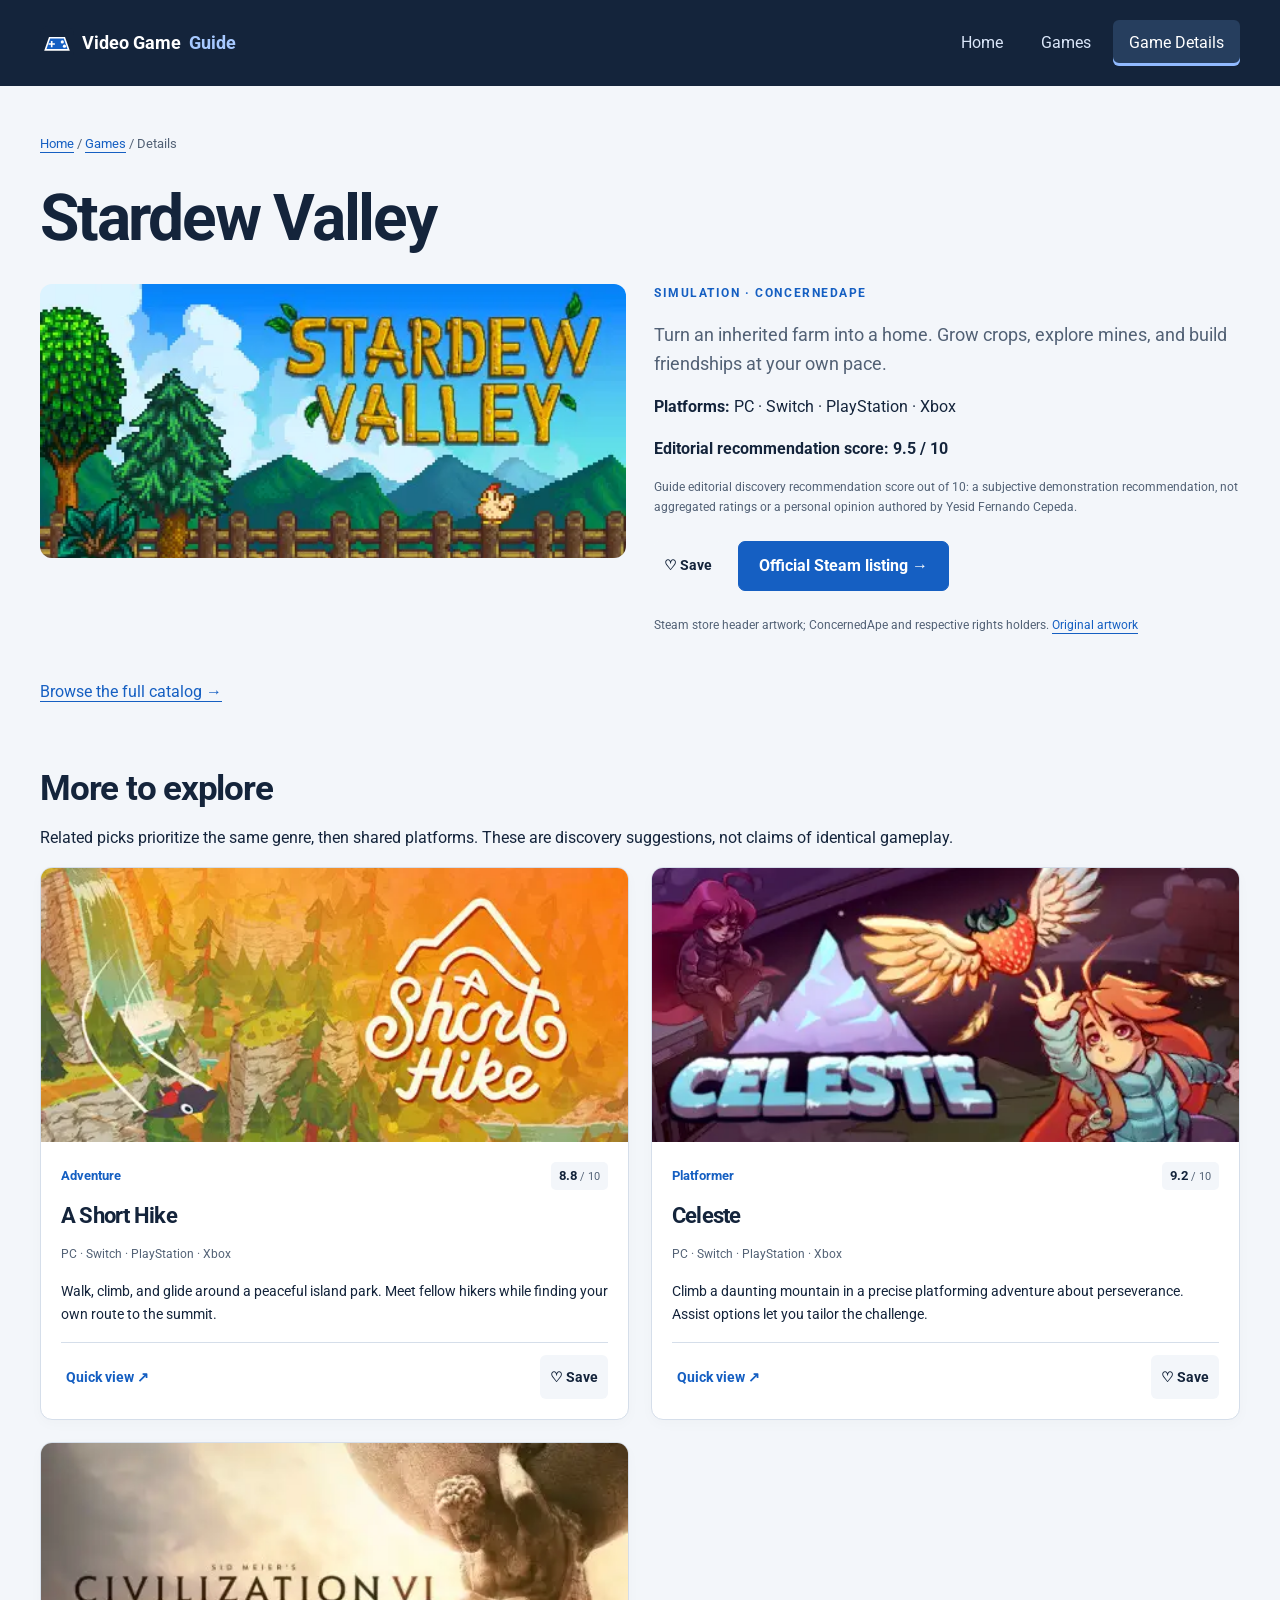
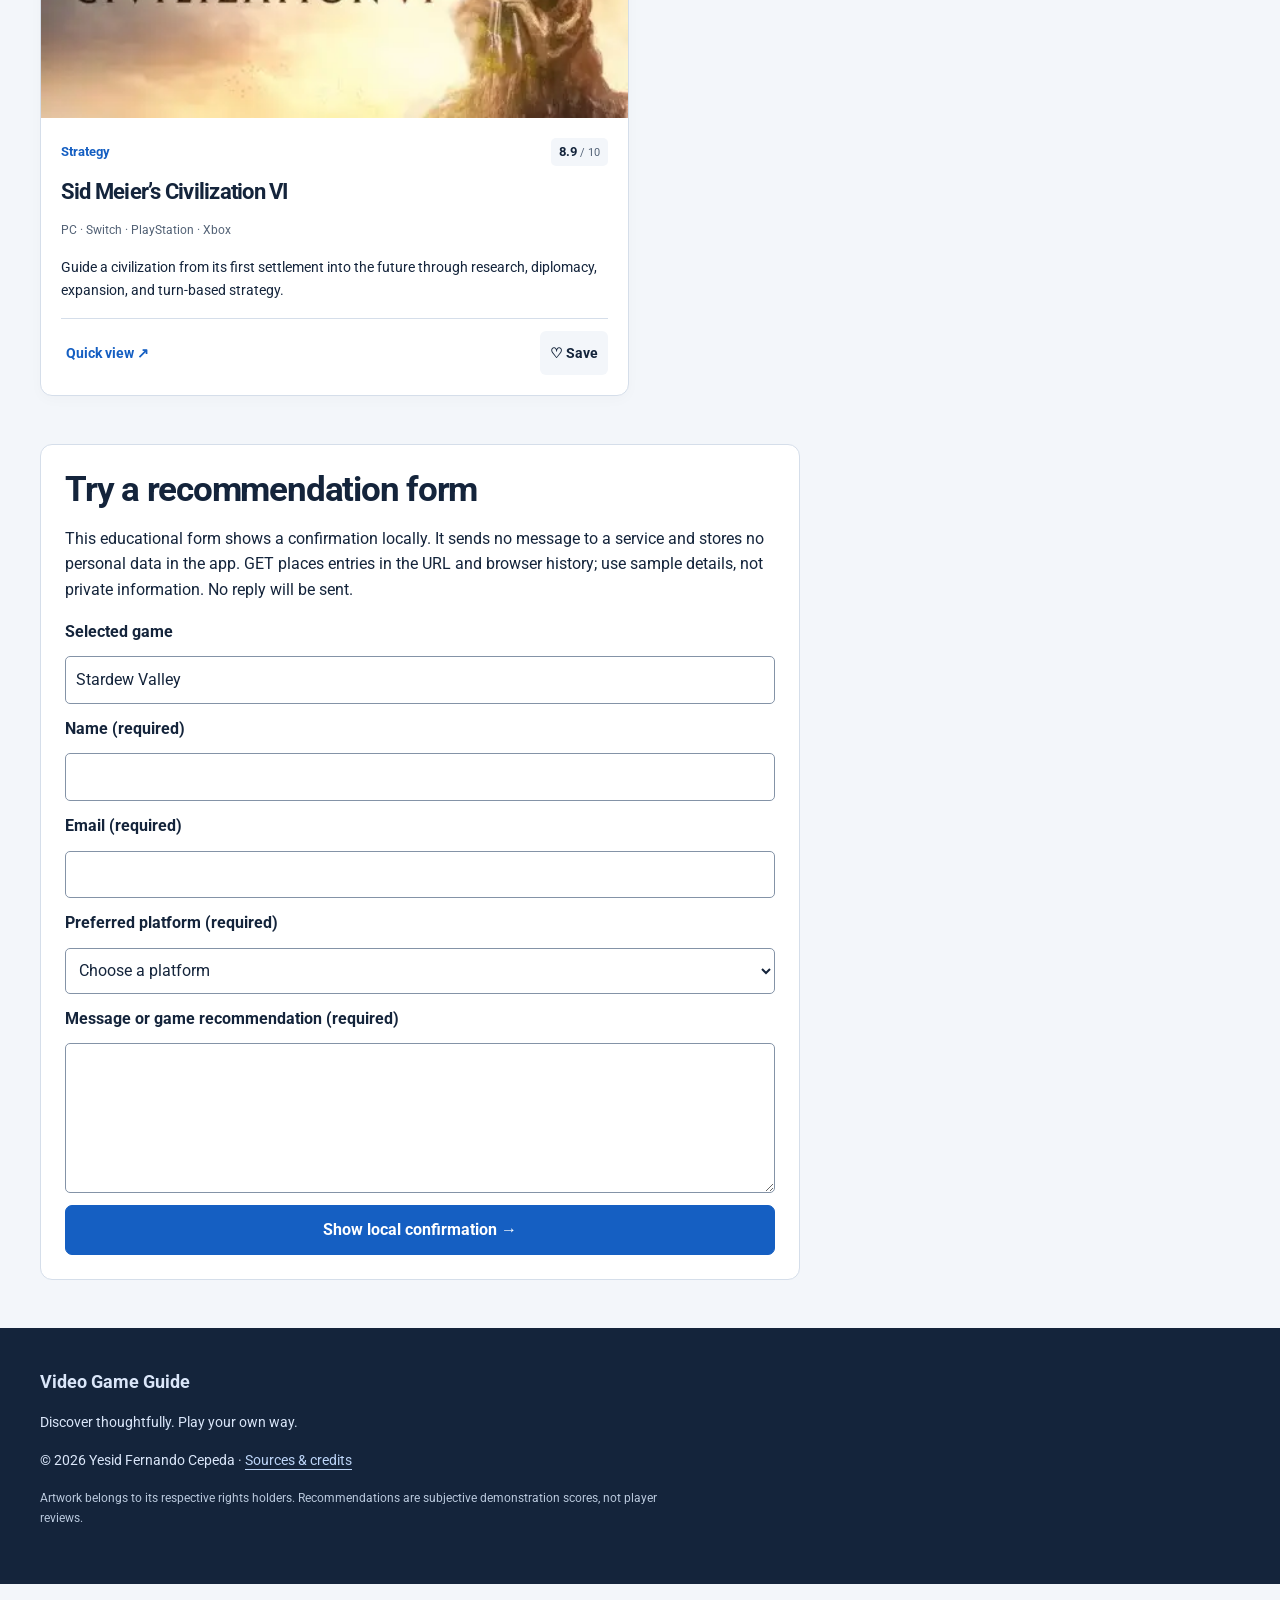
<file: final/game.html>
<!doctype html>
<html lang="en">
<head>
  <meta charset="utf-8">
  <meta name="viewport" content="width=device-width, initial-scale=1">
  <title>Game details and recommendations | Video Game Guide</title>
  <meta name="description" content="Explore a selected game's platforms, developer, official artwork and editorial recommendation, then discover related games.">
  <meta name="author" content="Yesid Fernando Cepeda">
  <meta property="og:title" content="Game details and recommendations | Video Game Guide">
  <meta property="og:description" content="Meet your next discovery, check its official source, and explore similar games.">
  <meta property="og:type" content="website">
  <meta property="og:url" content="https://fer8614.github.io/wdd231/final/game.html">
  <meta property="og:image" content="https://fer8614.github.io/wdd231/final/images/stardew-valley.webp">
  <link rel="icon" href="images/favicon.svg" type="image/svg+xml">
  <link rel="preconnect" href="https://fonts.googleapis.com">
  <link rel="preconnect" href="https://fonts.gstatic.com" crossorigin>
  <link rel="stylesheet" href="https://fonts.googleapis.com/css2?family=Roboto:wght@400;700&amp;display=swap">
  <link rel="stylesheet" href="styles/site.css">
  <script type="module" src="scripts/game.mjs"></script>
</head>
<body data-page="details">
  <a class="skip-link" href="#main">Skip to content</a>
  <header class="site-header"><div class="container header-inner">
    <a class="brand" href="index.html"><img src="images/favicon.svg" width="40" height="40" alt="" aria-hidden="true">Video Game <span>Guide</span></a>
    <button class="menu-toggle" type="button" aria-expanded="false" aria-controls="navigation" hidden><span aria-hidden="true">☰</span> Menu</button>
    <nav id="navigation" aria-label="Main navigation"><a href="index.html">Home</a><a href="games.html">Games</a><a href="game.html?id=stardew-valley" aria-current="page">Game Details</a></nav>
  </div></header>
  <main id="main" class="container section">
    <p class="breadcrumb"><a href="index.html">Home</a> / <a href="games.html">Games</a> / Details</p>
    <h1 id="detail-title">Game details</h1><p id="detail-status" role="status">Loading your discovery…</p>
    <div id="detail-content"></div><p><a href="games.html">Browse the full catalog →</a></p>
    <noscript><p>Enable JavaScript to see selected-game details. The default selection is Stardew Valley.</p></noscript>
    <section id="similar" class="section" aria-labelledby="similar-title" hidden><h2 id="similar-title">More to explore</h2><p>Related picks prioritize the same genre, then shared platforms. These are discovery suggestions, not claims of identical gameplay.</p><div id="similar-grid" class="game-grid"></div></section>
    <section id="feedback" class="form-panel" aria-labelledby="feedback-title" hidden>
      <h2 id="feedback-title">Try a recommendation form</h2>
      <p id="form-note">This educational form shows a confirmation locally. It sends no message to a service and stores no personal data in the app. GET places entries in the URL and browser history; use sample details, not private information. No reply will be sent.</p>
      <form id="recommendation-form" action="thank-you.html" method="get" aria-describedby="form-note">
        <label for="selected-game">Selected game</label><input id="selected-game" name="game" readonly>
        <label for="name">Name (required)</label><input id="name" name="name" type="text" autocomplete="name" maxlength="100" required>
        <label for="email">Email (required)</label><input id="email" name="email" type="email" autocomplete="email" maxlength="254" required>
        <label for="preferred-platform">Preferred platform (required)</label><select id="preferred-platform" name="platform" required><option value="">Choose a platform</option></select>
        <label for="message">Message or game recommendation (required)</label><textarea id="message" name="message" rows="5" maxlength="2000" required></textarea>
        <button class="button" type="submit">Show local confirmation →</button>
      </form>
    </section>
  </main>
  <footer class="site-footer"><div class="container"><p class="brand">Video Game Guide</p><p>Discover thoughtfully. Play your own way.</p><p>© <span id="year">2026</span> Yesid Fernando Cepeda · <a href="sources.html">Sources &amp; credits</a></p><p class="fine-print">Artwork belongs to its respective rights holders. Recommendations are subjective demonstration scores, not player reviews.</p></div></footer>
  <dialog id="quick-view" aria-labelledby="dialog-title"><button class="dialog-close" type="button" aria-label="Close quick view">Close ×</button><div id="dialog-content"></div></dialog>
  <p id="save-status" class="save-status" role="status"></p>
</body>
</html>
</file>
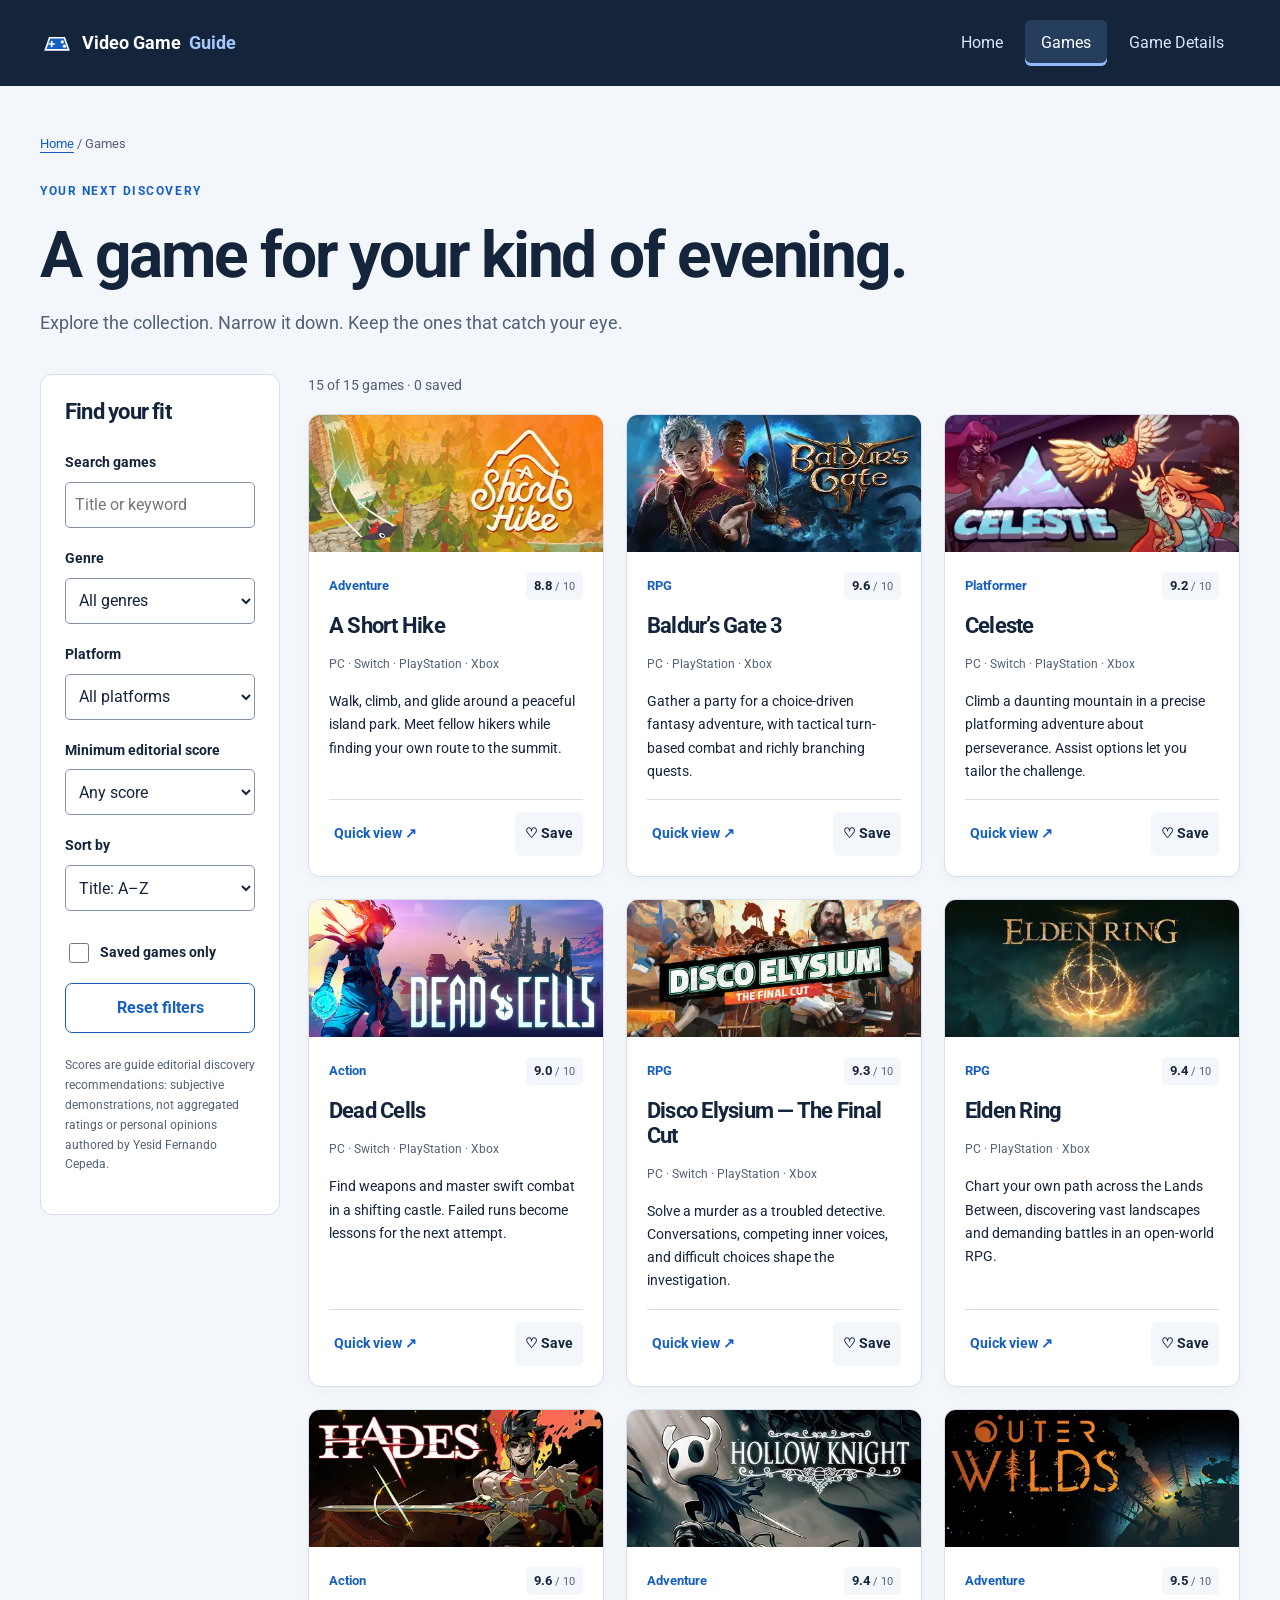
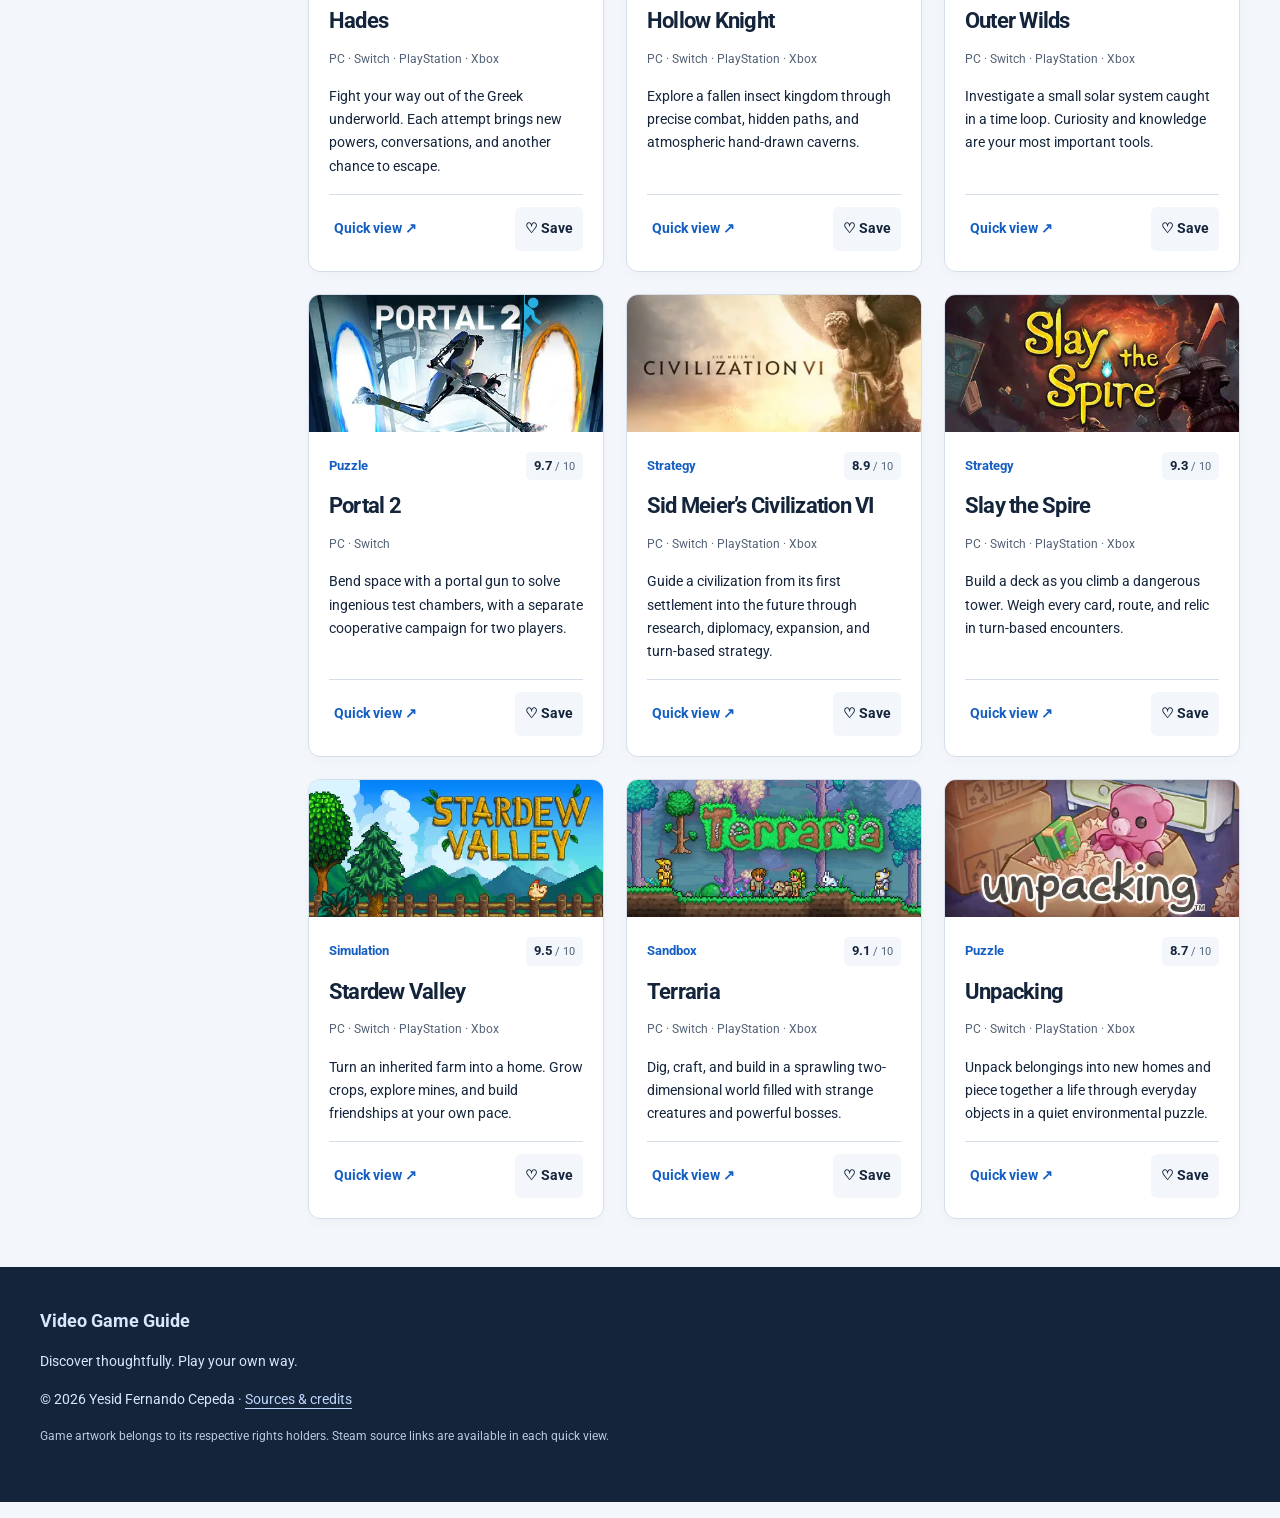
<file: final/games.html>
<!doctype html>
<html lang="en">
<head>
  <meta charset="utf-8">
  <meta name="viewport" content="width=device-width, initial-scale=1">
  <title>Browse the collection | Video Game Guide</title>
  <meta name="description" content="Search fifteen real games by genre, platform, and editorial discovery score. Save favorites and explore each game in a quick view.">
  <meta name="author" content="Yesid Fernando Cepeda">
  <meta property="og:title" content="Browse the collection | Video Game Guide">
  <meta property="og:description" content="Find your fit: search, filter, and save a personal shortlist of memorable games.">
  <meta property="og:type" content="website">
  <meta property="og:url" content="https://fer8614.github.io/wdd231/final/games.html">
  <meta property="og:image" content="https://fer8614.github.io/wdd231/final/images/hollow-knight.webp">
  <link rel="icon" href="images/favicon.svg" type="image/svg+xml">
  <link rel="preconnect" href="https://fonts.googleapis.com">
  <link rel="preconnect" href="https://fonts.gstatic.com" crossorigin>
  <link rel="stylesheet" href="https://fonts.googleapis.com/css2?family=Roboto:wght@400;700&amp;display=swap">
  <link rel="stylesheet" href="styles/site.css">
  <script type="module" src="scripts/app.mjs"></script>
</head>
<body data-page="catalog">
  <a class="skip-link" href="#main">Skip to content</a>
  <header class="site-header"><div class="container header-inner">
    <a class="brand" href="index.html"><img src="images/favicon.svg" width="40" height="40" alt="" aria-hidden="true">Video Game <span>Guide</span></a>
    <button class="menu-toggle" type="button" aria-expanded="false" aria-controls="navigation" hidden><span aria-hidden="true">☰</span> Menu</button>
    <nav id="navigation" aria-label="Main navigation"><a href="index.html">Home</a><a href="games.html" aria-current="page">Games</a><a href="game.html?id=stardew-valley">Game Details</a></nav>
  </div></header>
  <main id="main" class="container section">
    <p class="breadcrumb"><a href="index.html">Home</a> / Games</p><p class="eyebrow">Your next discovery</p><h1>A game for your kind of evening.</h1><p class="lead">Explore the collection. Narrow it down. Keep the ones that catch your eye.</p>
    <div class="catalog-layout">
      <aside class="filter-panel" aria-labelledby="filter-title"><h2 id="filter-title">Find your fit</h2>
        <form id="filters" role="search">
          <label for="search">Search games</label><input id="search" name="search" type="search" placeholder="Title or keyword" autocomplete="off">
          <label for="genre">Genre</label><select id="genre" name="genre"><option value="">All genres</option></select>
          <label for="platform">Platform</label><select id="platform" name="platform"><option value="">All platforms</option></select>
          <label for="minimum">Minimum editorial score</label><select id="minimum" name="minimum"><option value="0">Any score</option><option value="9">9.0 and above</option><option value="9.5">9.5 and above</option></select>
          <label for="sort">Sort by</label><select id="sort" name="sort"><option value="title">Title: A–Z</option><option value="rating">Editorial score: highest first</option></select>
          <label class="checkbox" for="savedOnly"><input id="savedOnly" name="savedOnly" type="checkbox">Saved games only</label>
          <button type="reset" class="button secondary">Reset filters</button>
        </form><p class="fine-print">Scores are guide editorial discovery recommendations: subjective demonstrations, not aggregated ratings or personal opinions authored by Yesid Fernando Cepeda.</p>
      </aside>
      <section class="catalog-results" aria-label="Game results"><p id="results-status" role="status">Loading the collection…</p><div id="game-grid" class="game-grid"></div><div id="empty-state" class="empty-state" hidden><h2>No games match just yet.</h2><p>Try a different keyword or widen your filters.</p><button id="reset-empty" class="button" type="button">Show all games</button></div><noscript><p>Enable JavaScript to search the collection and save favorites.</p></noscript></section>
    </div>
  </main>
  <footer class="site-footer"><div class="container"><p class="brand">Video Game Guide</p><p>Discover thoughtfully. Play your own way.</p><p>© <span id="year">2026</span> Yesid Fernando Cepeda · <a href="sources.html">Sources &amp; credits</a></p><p class="fine-print">Game artwork belongs to its respective rights holders. Steam source links are available in each quick view.</p></div></footer>
  <dialog id="quick-view" aria-labelledby="dialog-title"><button class="dialog-close" type="button" aria-label="Close quick view">Close ×</button><div id="dialog-content"></div></dialog>
  <p id="save-status" class="save-status" role="status"></p>
</body>
</html>
</file>
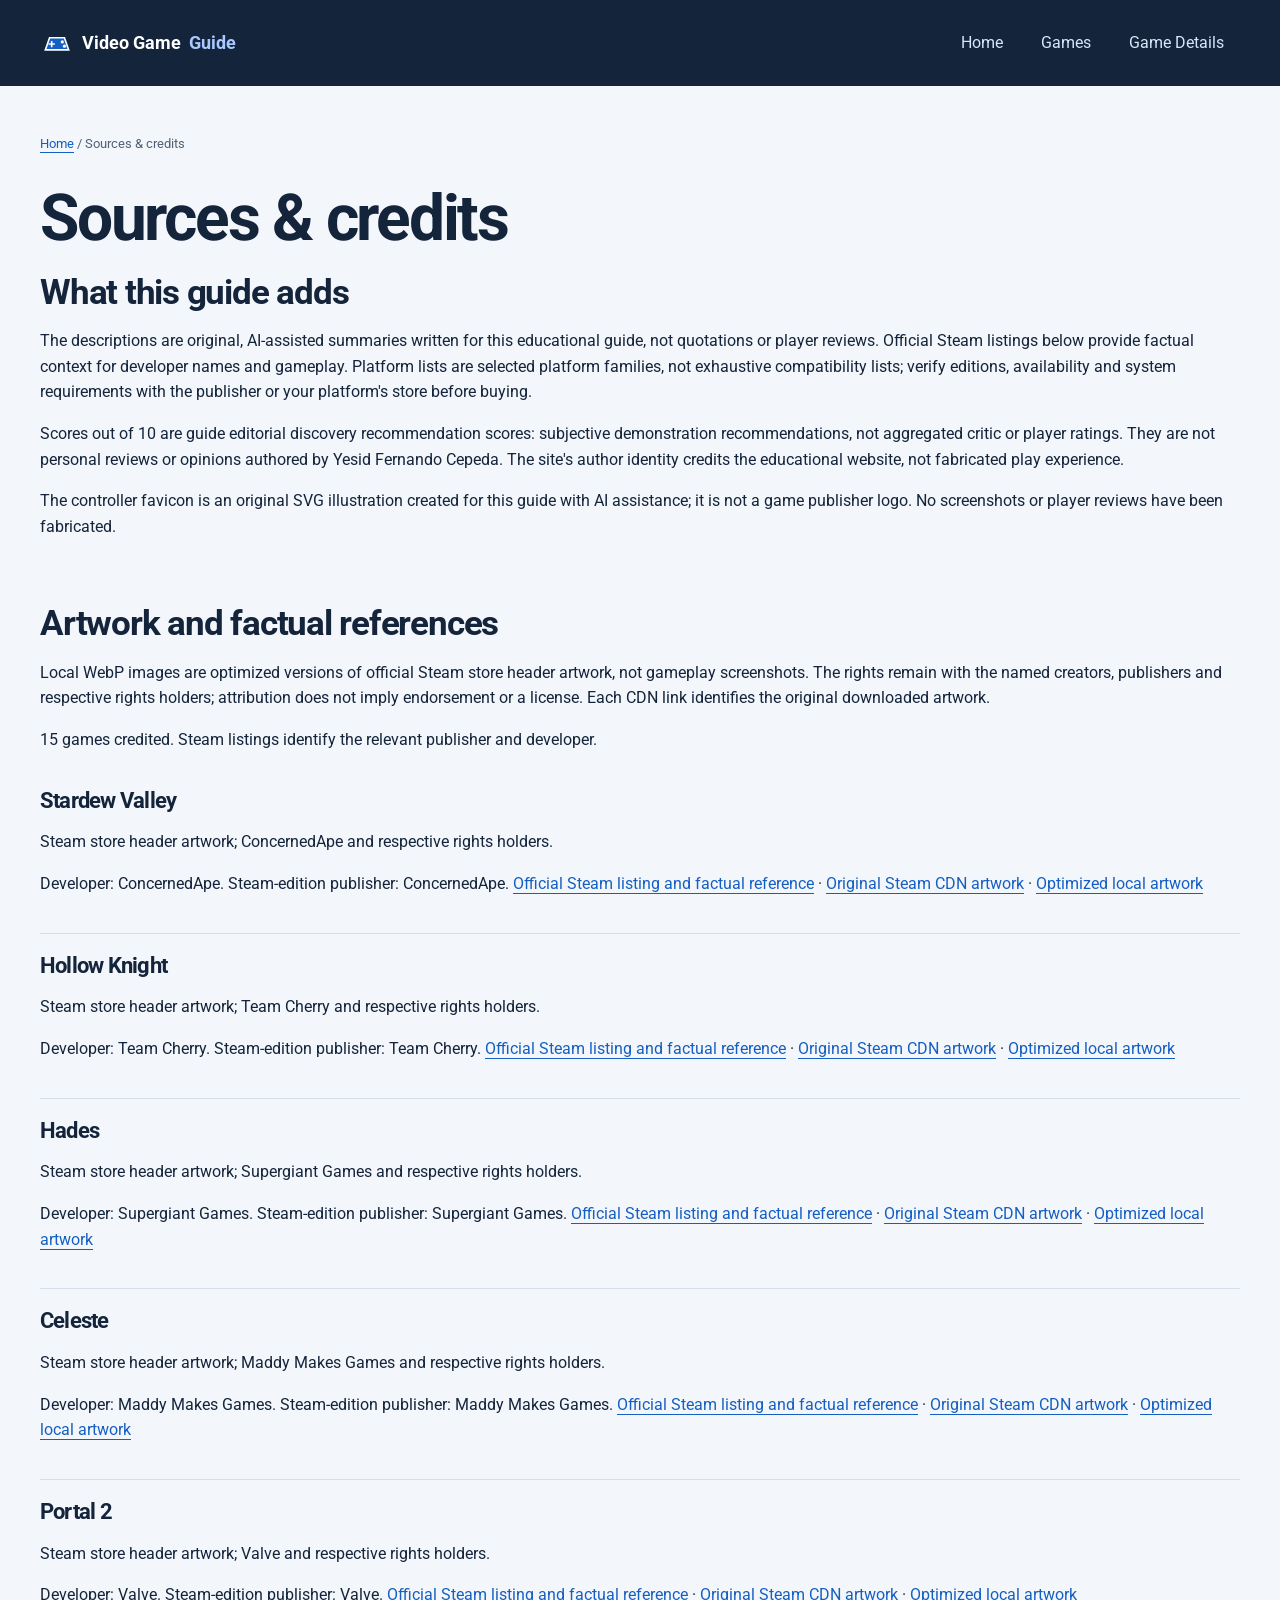
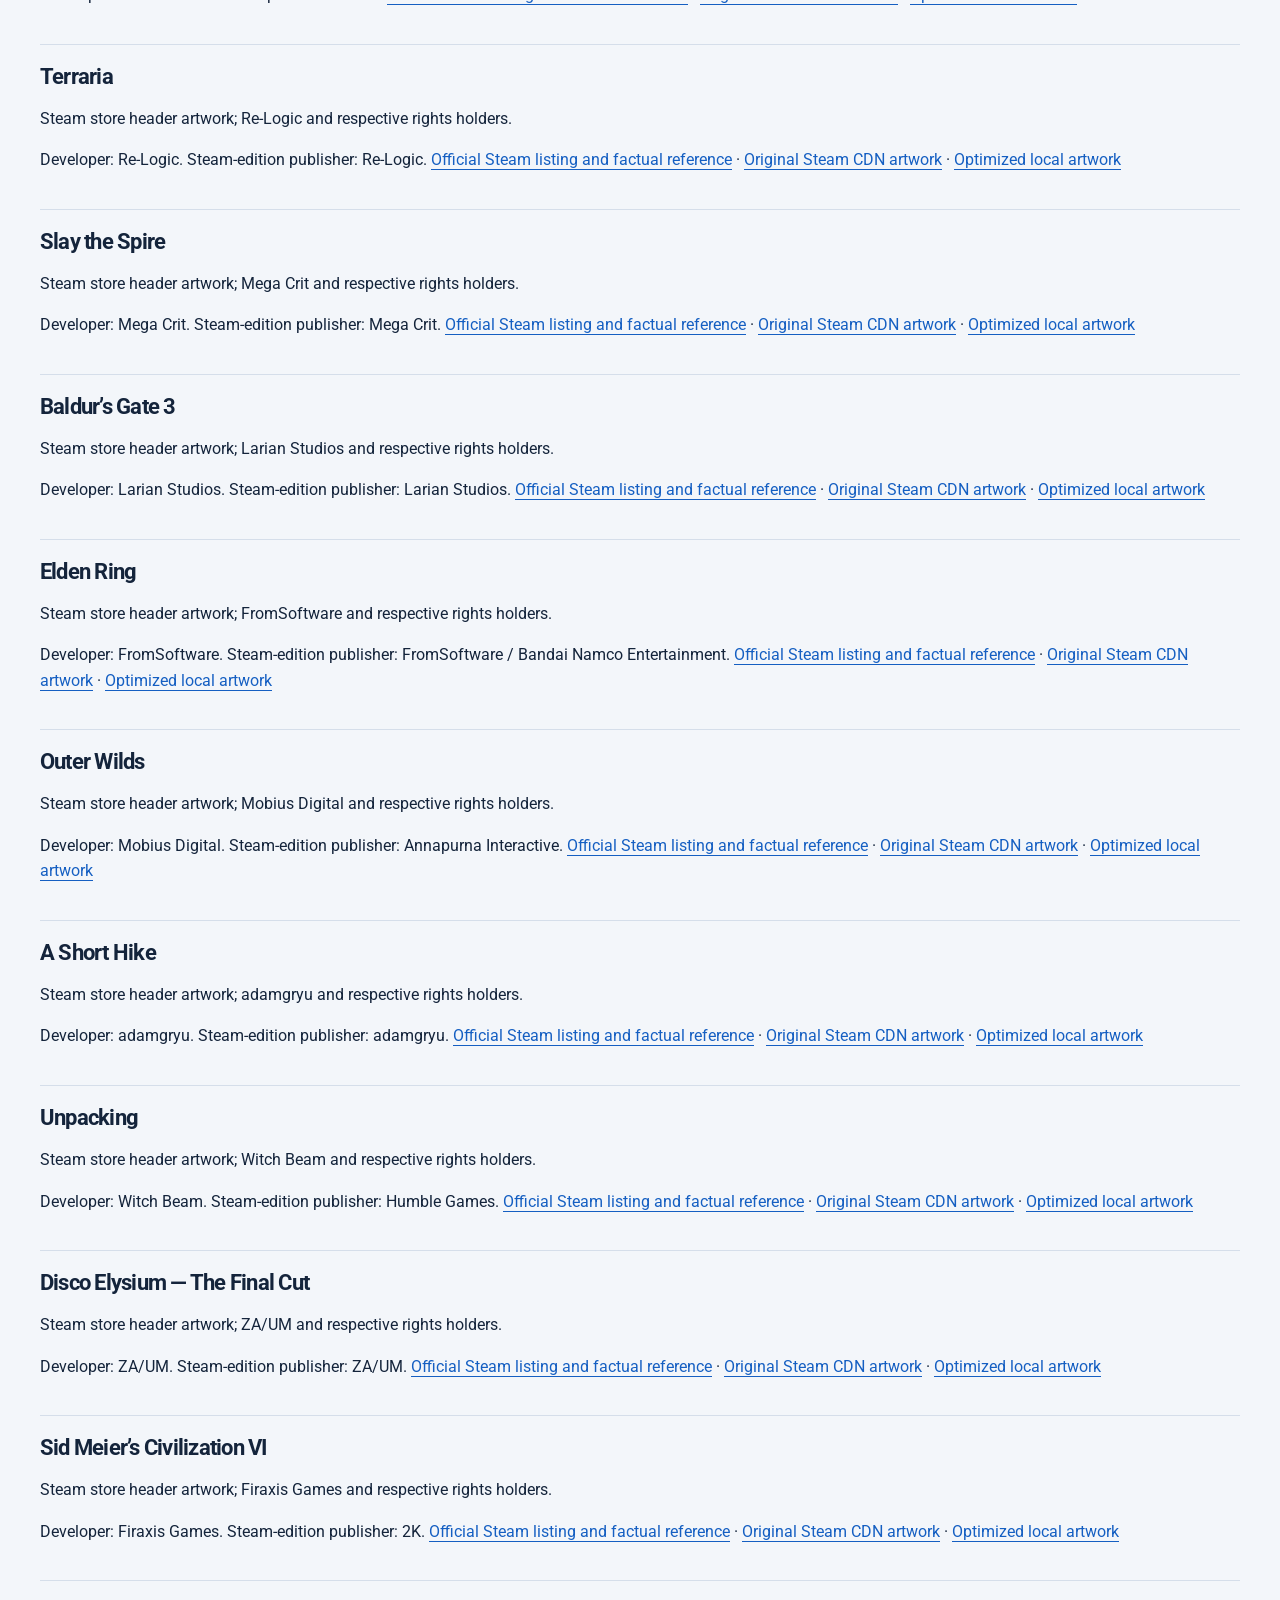
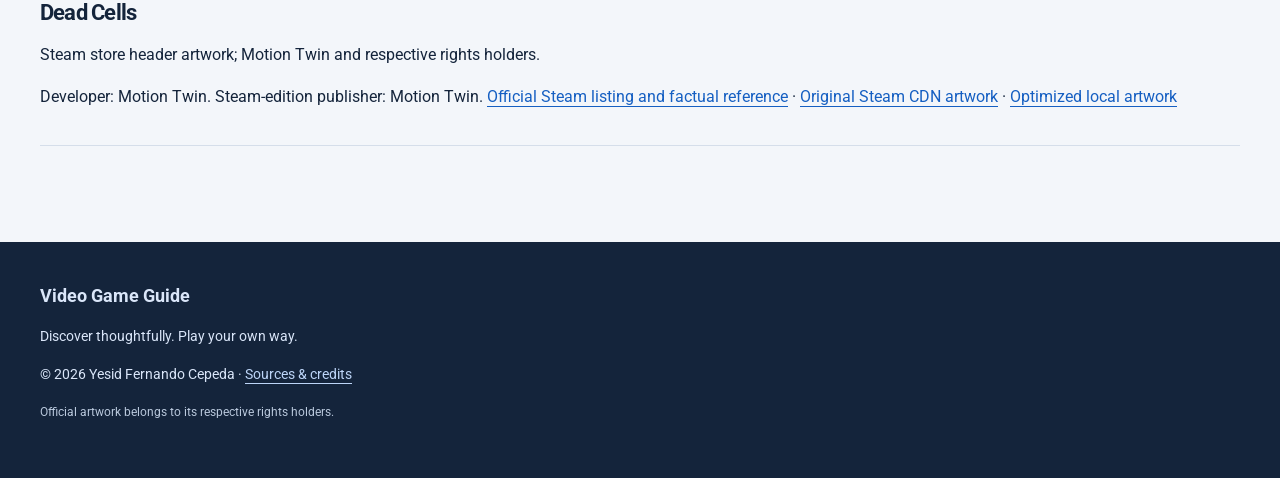
<file: final/sources.html>
<!doctype html>
<html lang="en">
<head>
  <meta charset="utf-8">
  <meta name="viewport" content="width=device-width, initial-scale=1">
  <title>Artwork sources and editorial context | Video Game Guide</title>
  <meta name="description" content="Credits for all fifteen games, official store and artwork sources, original guide descriptions, score context and favicon authorship.">
  <meta name="author" content="Yesid Fernando Cepeda">
  <meta property="og:title" content="Artwork sources and editorial context | Video Game Guide">
  <meta property="og:description" content="Trace each game's artwork and factual references, and understand this guide's demonstration scores.">
  <meta property="og:type" content="website">
  <meta property="og:url" content="https://fer8614.github.io/wdd231/final/sources.html">
  <meta property="og:image" content="https://fer8614.github.io/wdd231/final/images/hades.webp">
  <link rel="icon" href="images/favicon.svg" type="image/svg+xml">
  <link rel="preconnect" href="https://fonts.googleapis.com">
  <link rel="preconnect" href="https://fonts.gstatic.com" crossorigin>
  <link rel="stylesheet" href="https://fonts.googleapis.com/css2?family=Roboto:wght@400;700&amp;display=swap">
  <link rel="stylesheet" href="styles/site.css">
  <script type="module" src="scripts/sources.mjs"></script>
</head>
<body>
  <a class="skip-link" href="#main">Skip to content</a>
  <header class="site-header"><div class="container header-inner">
    <a class="brand" href="index.html"><img src="images/favicon.svg" width="40" height="40" alt="" aria-hidden="true">Video Game <span>Guide</span></a>
    <button class="menu-toggle" type="button" aria-expanded="false" aria-controls="navigation" hidden><span aria-hidden="true">☰</span> Menu</button>
    <nav id="navigation" aria-label="Main navigation"><a href="index.html">Home</a><a href="games.html">Games</a><a href="game.html?id=stardew-valley">Game Details</a></nav>
  </div></header>
  <main id="main" class="container section">
    <p class="breadcrumb"><a href="index.html">Home</a> / Sources &amp; credits</p><h1>Sources &amp; credits</h1>
    <section aria-labelledby="editorial-title"><h2 id="editorial-title">What this guide adds</h2>
      <p>The descriptions are original, AI-assisted summaries written for this educational guide, not quotations or player reviews. Official Steam listings below provide factual context for developer names and gameplay. Platform lists are selected platform families, not exhaustive compatibility lists; verify editions, availability and system requirements with the publisher or your platform's store before buying.</p>
      <p>Scores out of 10 are guide editorial discovery recommendation scores: subjective demonstration recommendations, not aggregated critic or player ratings. They are not personal reviews or opinions authored by Yesid Fernando Cepeda. The site's author identity credits the educational website, not fabricated play experience.</p>
      <p>The controller favicon is an original SVG illustration created for this guide with AI assistance; it is not a game publisher logo. No screenshots or player reviews have been fabricated.</p>
    </section>
    <section class="section" aria-labelledby="art-title"><h2 id="art-title">Artwork and factual references</h2><p>Local WebP images are optimized versions of official Steam store header artwork, not gameplay screenshots. The rights remain with the named creators, publishers and respective rights holders; attribution does not imply endorsement or a license. Each CDN link identifies the original downloaded artwork.</p><p id="sources-status" role="status">Loading all fifteen credits…</p><div id="source-list" class="source-list"></div><noscript><p>Enable JavaScript to load the complete credits from the collection data.</p></noscript></section>
  </main>
  <footer class="site-footer"><div class="container"><p class="brand">Video Game Guide</p><p>Discover thoughtfully. Play your own way.</p><p>© <span id="year">2026</span> Yesid Fernando Cepeda · <a href="sources.html" aria-current="page">Sources &amp; credits</a></p><p class="fine-print">Official artwork belongs to its respective rights holders.</p></div></footer>
</body>
</html>
</file>
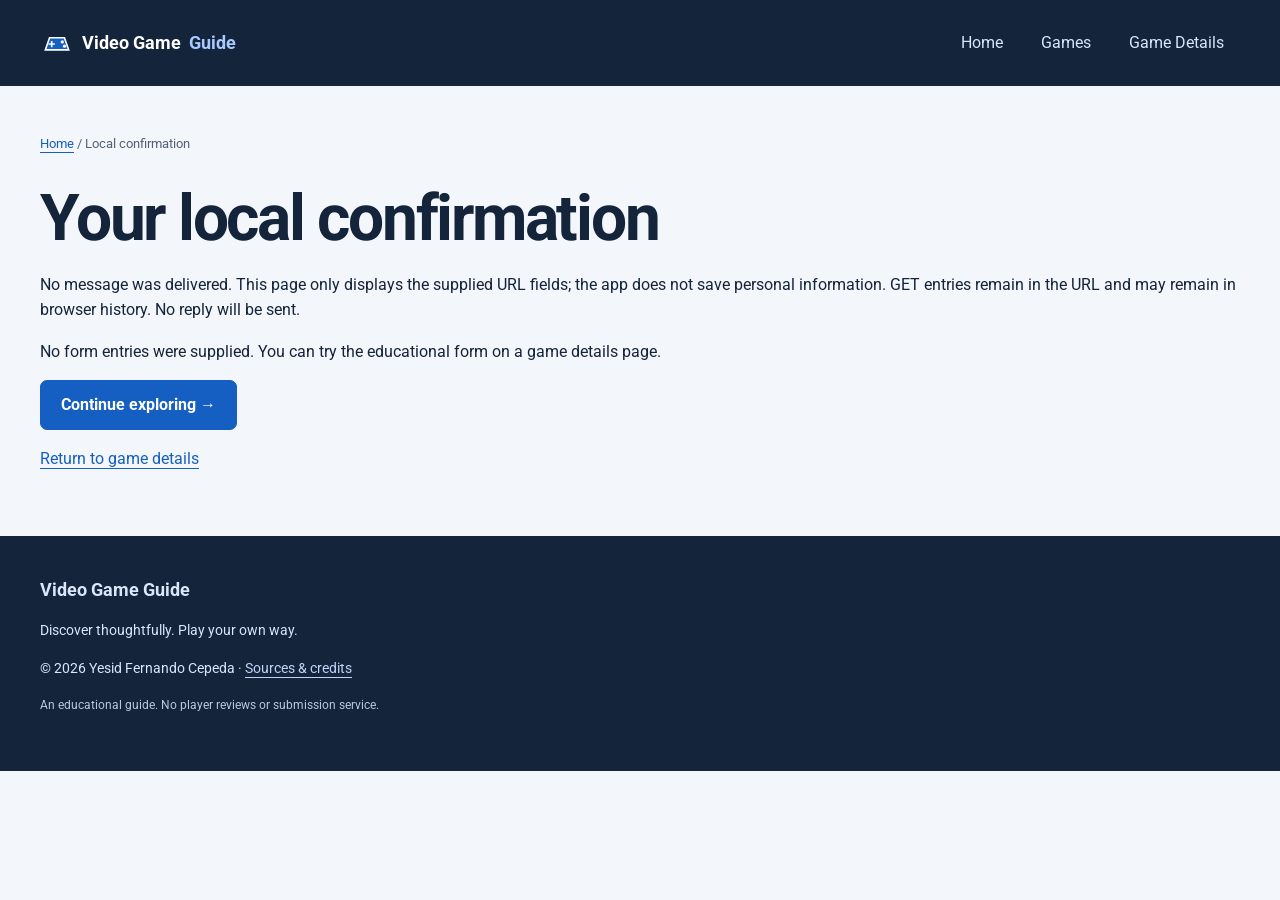
<file: final/thank-you.html>
<!doctype html>
<html lang="en">
<head>
  <meta charset="utf-8">
  <meta name="viewport" content="width=device-width, initial-scale=1">
  <meta name="referrer" content="no-referrer">
  <title>Your local form confirmation | Video Game Guide</title>
  <meta name="description" content="View your educational recommendation form entries locally. No message is delivered and no personal data is stored by this app.">
  <meta name="author" content="Yesid Fernando Cepeda">
  <meta property="og:title" content="Your local form confirmation | Video Game Guide">
  <meta property="og:description" content="A local educational form demonstration, not a message delivery service.">
  <meta property="og:type" content="website">
  <meta property="og:url" content="https://fer8614.github.io/wdd231/final/thank-you.html">
  <meta property="og:image" content="https://fer8614.github.io/wdd231/final/images/portal-2.webp">
  <link rel="icon" href="images/favicon.svg" type="image/svg+xml">
  <link rel="preconnect" href="https://fonts.googleapis.com">
  <link rel="preconnect" href="https://fonts.gstatic.com" crossorigin>
  <link rel="stylesheet" href="https://fonts.googleapis.com/css2?family=Roboto:wght@400;700&amp;display=swap">
  <link rel="stylesheet" href="styles/site.css">
  <script type="module" src="scripts/confirmation.mjs"></script>
</head>
<body>
  <a class="skip-link" href="#main">Skip to content</a>
  <header class="site-header"><div class="container header-inner">
    <a class="brand" href="index.html"><img src="images/favicon.svg" width="40" height="40" alt="" aria-hidden="true">Video Game <span>Guide</span></a>
    <button class="menu-toggle" type="button" aria-expanded="false" aria-controls="navigation" hidden><span aria-hidden="true">☰</span> Menu</button>
    <nav id="navigation" aria-label="Main navigation"><a href="index.html">Home</a><a href="games.html">Games</a><a href="game.html?id=stardew-valley">Game Details</a></nav>
  </div></header>
  <main id="main" class="container section">
    <p class="breadcrumb"><a href="index.html">Home</a> / Local confirmation</p>
    <h1>Your local confirmation</h1><p>No message was delivered. This page only displays the supplied URL fields; the app does not save personal information. GET entries remain in the URL and may remain in browser history. No reply will be sent.</p>
    <p id="confirmation-status" role="status">Reading form entries…</p><dl id="confirmation-fields" class="confirmation-fields"></dl>
    <noscript><p>Enable JavaScript to view the fields from your URL. No message has been sent.</p></noscript>
    <p><a class="button" href="games.html">Continue exploring →</a></p><p><a href="game.html">Return to game details</a></p>
  </main>
  <footer class="site-footer"><div class="container"><p class="brand">Video Game Guide</p><p>Discover thoughtfully. Play your own way.</p><p>© <span id="year">2026</span> Yesid Fernando Cepeda · <a href="sources.html">Sources &amp; credits</a></p><p class="fine-print">An educational guide. No player reviews or submission service.</p></div></footer>
</body>
</html>
</file>
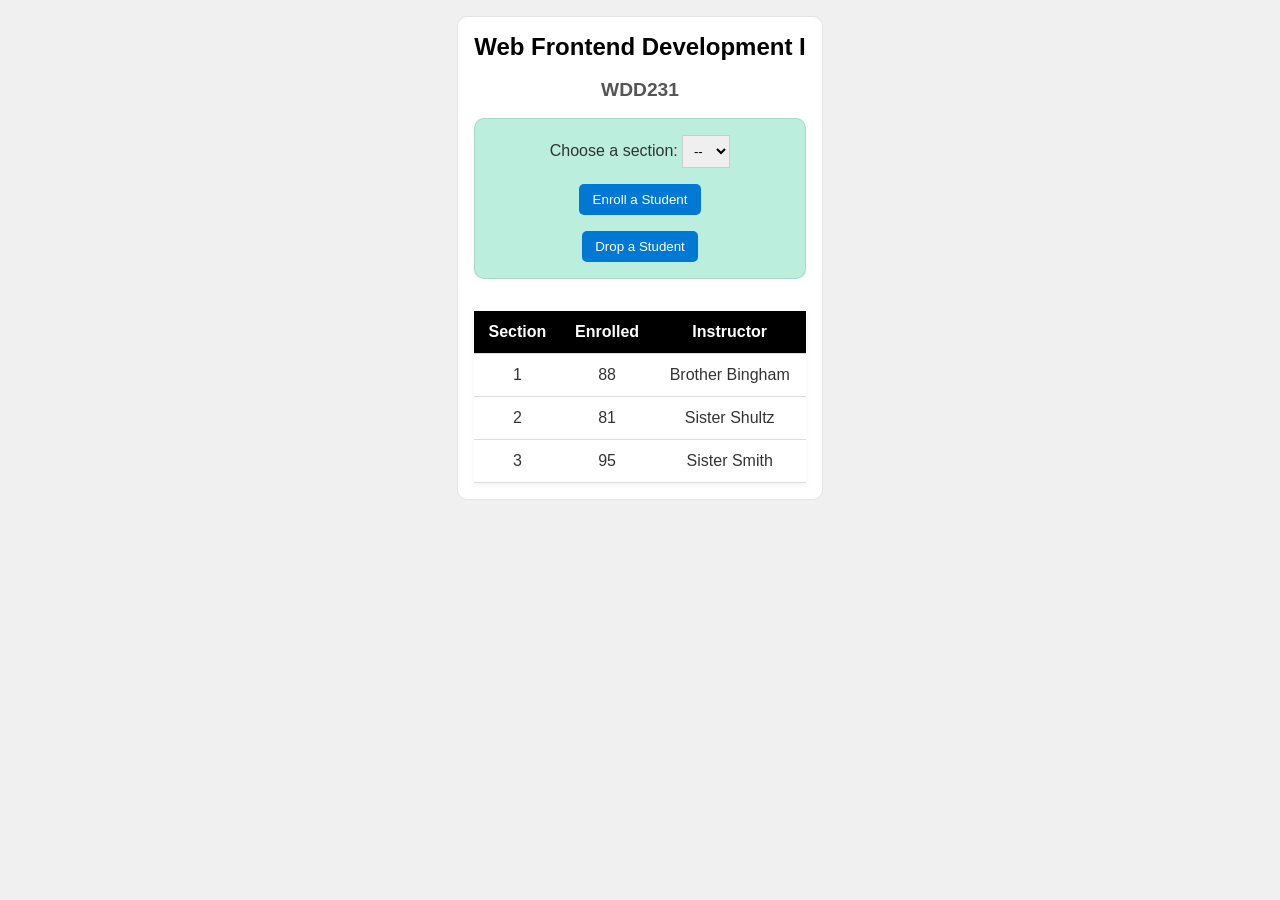
<file: week3/modules.html>
<!DOCTYPE html>
<html lang="en">

<head>
  <meta charset="UTF-8">
  <meta name="viewport" content="width=device-width, initial-scale=1.0">
  <title>Modules Example: Course and Sections</title>
  <link rel="stylesheet" href="styles/modules.css">
  <script type="module" src="scripts/modules.mjs"></script>
</head>

<body>
  <main>
    <h1 id="courseName"></h1>
    <h2 id="courseCode"></h2>

    <div id="enrollment">
      <label for="sectionNumber">Choose a section:</label>
      <select id="sectionNumber">
        <option value="0" disabled selected>--</option>
      </select>
      <button id="enrollStudent">Enroll a Student</button>
      <button id="dropStudent">Drop a Student</button>
    </div>

    <table>
      <thead>
        <tr>
          <th>Section</th>
          <th>Enrolled</th>
          <th>Instructor</th>
        </tr>
      </thead>
      <tbody id="sections"></tbody>
    </table>
  </main>
</body>

</html>
</file>
<file: styles/small.css>
* {
    box-sizing: border-box;
}

body {
    font-family: "Source Sans 3", sans-serif;
    color: #1a1a1a;
    background-color: #ffffff;
    line-height: 1.6;
}

header {
    padding: 0;
}

.header-top {
    display: flex;
    align-items: center;
    justify-content: space-between;
    padding: 1rem;
    gap: 0.5rem;
}

.site-brand {
    display: flex;
    align-items: center;
    gap: 0.75rem;
}

.logo {
    width: 48px;
    height: 48px;
}

.site-brand span {
    font-weight: 700;
    font-size: 1.1rem;
}

.menu-button {
    display: block;
    background: #f4f4f4;
    border: 2px solid #1a1a1a;
    border-radius: 4px;
    font-size: 1.5rem;
    line-height: 1;
    padding: 0.25rem 0.6rem;
    cursor: pointer;
}

nav {
    display: none;
    width: 100%;
}

nav.open {
    display: block;
}

nav ul {
    list-style: none;
    margin: 0;
    padding: 0;
    background-color: #2e3852;
}

nav li {
    border-bottom: 1px solid #ffffff33;
}

nav li:last-child {
    border-bottom: none;
}

nav a {
    display: block;
    padding: 0.85rem 1rem;
    color: #ffffff;
    text-decoration: none;
    transition: background-color 0.2s ease;
}

nav a:hover,
nav a[aria-current="page"] {
    background-color: #3f4d6e;
}

main {
    padding: 0 1rem 2rem;
}

h1 {
    margin: 0.5rem 0 1.25rem;
    font-size: 2rem;
}

h2 {
    margin: 0;
    padding: 0.75rem 1rem;
    background-color: #2e3852;
    color: #ffffff;
    text-align: center;
    font-size: 1.1rem;
}

.about-section,
.photo-section {
    margin-bottom: 1.5rem;
}

.about-section p,
.photo-section img {
    background-color: #f4f4f4;
}

.about-section p {
    margin: 0;
    padding: 1rem;
}

.photo-section img {
    width: 100%;
    max-width: 280px;
    margin: 1rem auto;
    padding: 1rem;
}

.certificate-section {
    margin-bottom: 1rem;
}

.filter-buttons {
    display: flex;
    flex-wrap: wrap;
    gap: 0.5rem;
    justify-content: center;
    padding: 1rem 0;
}

.filter-btn {
    background-color: #f4f4f4;
    border: 2px solid #1a1a1a;
    border-radius: 8px;
    padding: 0.5rem 1.25rem;
    font-weight: 600;
    cursor: pointer;
    transition: background-color 0.2s ease, transform 0.15s ease;
}

.filter-btn:hover,
.filter-btn.active {
    background-color: #d67251;
    color: #1a1a1a;
}

.filter-btn:active {
    transform: scale(0.97);
}

.course-grid {
    display: grid;
    grid-template-columns: 1fr;
    gap: 0.75rem;
    padding: 0 0.5rem;
}

.course-card {
    background-color: #d67251;
    border-radius: 12px;
    padding: 1rem;
    text-align: center;
    box-shadow: 0 2px 4px #00000026;
}

.course-card p {
    margin: 0;
    font-weight: 700;
    font-size: 1.05rem;
    color: #1a1a1a;
}

.course-card.completed {
    background-color: #f7f4e9;
}

.credit-summary {
    text-align: center;
    font-style: italic;
    margin-top: 1.25rem;
    color: #1a1a1a;
}

footer {
    background-color: #4a7c59;
    background-image: linear-gradient(135deg, #4a7c59, #3d6b4f);
    color: #ffffff;
    text-align: center;
    padding: 1.5rem 1rem;
}

footer p {
    margin: 0.35rem 0;
    color: #ffffff;
}

.social-links {
    display: flex;
    justify-content: center;
    gap: 1.25rem;
    margin-bottom: 1rem;
}

.social-links a {
    color: #ffffff;
    display: inline-flex;
    padding: 0.25rem;
    transition: opacity 0.2s ease;
}

.social-links a:hover {
    opacity: 0.75;
}

.social-links svg {
    width: 36px;
    height: 36px;
    fill: #ffffff;
}
</file>
<file: styles/larger.css>
@media screen and (min-width: 768px) {
    .menu-button {
        display: none;
    }

    .header-top {
        max-width: 1100px;
        margin: 0 auto;
        padding: 1rem 2rem;
    }

    nav {
        display: block;
        width: 100%;
        background-color: #2e3852;
    }

    nav ul {
        display: flex;
        justify-content: center;
        max-width: 1100px;
        margin: 0 auto;
        background-color: #0000;
    }

    nav li {
        border-bottom: none;
        flex: 1;
        text-align: center;
    }

    nav a {
        padding: 0.85rem 1.25rem;
    }

    nav a:hover,
    nav a[aria-current="page"] {
        background-color: #3f4d6e;
    }

    main {
        display: grid;
        grid-template-columns: 2fr 1fr;
        grid-template-areas:
            "title title"
            "about photo"
            "certs certs";
        gap: 1.5rem;
        max-width: 1100px;
        margin: 0 auto;
        padding: 0 2rem 2rem;
    }

    main h1 {
        grid-area: title;
    }

    .about-section {
        grid-area: about;
        margin-bottom: 0;
    }

    .photo-section {
        grid-area: photo;
        margin-bottom: 0;
    }

    .certificate-section {
        grid-area: certs;
    }

    .about-section p {
        min-height: 200px;
    }

    .photo-section img {
        max-width: 100%;
    }

    .course-grid {
        grid-template-columns: repeat(2, 1fr);
        gap: 1rem;
    }

    .filter-buttons {
        justify-content: flex-start;
        padding-left: 0.5rem;
    }
}

@media screen and (min-width: 1024px) {
    .course-grid {
        grid-template-columns: repeat(3, 1fr);
    }
}
</file>
<file: chamber/styles/shared.css>
:root {
  color-scheme: light;
  font-family: "Source Sans 3", Arial, sans-serif;
}

* {
  box-sizing: border-box;
}

html {
  scroll-behavior: smooth;
}

body {
  background: #fffdf9;
  color: #1d2925;
  line-height: 1.6;
}

img {
  max-width: 100%;
}
a,
.home-section h2,
.event-list h3,
.weather-temp,
.forecast-title,
.forecast-day,
.spotlight-content h3 {
  color: #0e3428;
}
a:hover {
  color: #503369;
}
button {
  cursor: pointer;
}

h1,
h2,
h3,
.brand strong {
  font-family: "Lora", Georgia, serif;
}

.site-header,
.site-footer,
.hero {
  background: #0e3428;
}

.site-header,
.hero {
  position: relative;
}

.brand,
.brand:hover,
.primary-navigation a,
.primary-navigation a:hover,
.site-footer a,
.social-links a,
.hero-content {
  color: #ffffff;
}

.brand,
.primary-navigation a,
.social-links a,
.hero-cta {
  text-decoration: none;
}

.brand span,
.primary-navigation ul,
.footer-inner,
.social-links a {
  display: grid;
}

.menu-button,
.social-links a {
  width: 44px;
  height: 44px;
}

.menu-button,
.hero-cta {
  border-radius: 0.35rem;
}

.brand strong,
.site-footer h2,
.hero-content .eyebrow {
  color: #f0c972;
}

.social-links a,
.hero-content .eyebrow,
.hero-cta,
.weather-temp,
.forecast-temp {
  font-weight: 800;
}

.header-inner,
.footer-inner {
  margin-inline: auto;
}

:focus-visible {
  outline: 3px solid #d39b35;
  outline-offset: 3px;
}

.skip-link {
  position: fixed;
  top: 0.5rem;
  left: 0.5rem;
  z-index: 100;
  padding: 0.65rem 1rem;
  background: #fffdf9;
  color: #0e3428;
  font-weight: 700;
  transform: translateY(-150%);
}

.skip-link:focus {
  transform: translateY(0);
}

.site-header {
  z-index: 10;
  border-bottom: 4px solid #d39b35;
  color: #ffffff;
}

.header-inner {
  max-width: 1100px;
  padding: 0.75rem 1rem;
}

.brand {
  display: inline-flex;
  max-width: calc(100% - 4rem);
  align-items: center;
  gap: 0.7rem;
  font-size: 0.95rem;
  line-height: 1.2;
}

.brand img {
  width: 48px;
  height: 48px;
  flex: 0 0 auto;
}
.brand strong {
  font-size: 1.35rem;
}

.menu-button {
  position: absolute;
  top: 1rem;
  right: 1rem;
  border: 1px solid #ffffff80;
  background: #00000000;
}

.menu-button span {
  width: 23px;
  height: 2px;
  margin: 5px auto;
  background: #ffffff;
  transition:
    transform 0.2s ease,
    opacity 0.2s ease;
}

.menu-button[aria-expanded="true"] span:first-child {
  transform: translateY(7px) rotate(45deg);
}
.menu-button[aria-expanded="true"] span:nth-child(2) {
  opacity: 0;
}
.menu-button[aria-expanded="true"] span:last-child {
  transform: translateY(-7px) rotate(-45deg);
}

.primary-navigation {
  display: none;
  padding-top: 0.75rem;
}

img,
.menu-button span,
.primary-navigation.open,
.primary-navigation a {
  display: block;
}

.primary-navigation ul {
  gap: 0.25rem;
  margin: 0;
  padding: 0;
  list-style: none;
}
.primary-navigation a {
  padding: 0.65rem 0.75rem;
  border-radius: 0.3rem;
  font-weight: 650;
}
.primary-navigation a:hover {
  background: #ffffff1f;
}
.primary-navigation a[aria-current="page"],
.hero-cta {
  background: #d39b35;
  color: #17251f;
}

main {
  min-height: 60vh;
}

.membership-badge {
  display: inline-block;
  margin: 0.65rem 0;
  padding: 0.18rem 0.55rem;
  border-radius: 999px;
  background: #eee8f4;
  color: #503369;
  font-size: 0.72rem;
  font-weight: 800;
  letter-spacing: 0.04em;
  text-transform: uppercase;
}
.membership-badge.gold {
  background: #f9eccd;
  color: #6c4a0b;
}
.membership-badge.silver {
  background: #e8ecea;
  color: #3e4d47;
}

.site-footer {
  border-top: 5px solid #d39b35;
  color: #f4f2ea;
}
.footer-inner {
  gap: 1.75rem;
  width: min(100% - 2rem, 1100px);
  padding: 2.5rem 0;
}
.site-footer h2 {
  margin: 0 0 0.35rem;
  font-size: 1.2rem;
}
.site-footer address {
  font-style: normal;
}
.social-links {
  display: flex;
  align-items: center;
  gap: 0.7rem;
}
.social-links a {
  place-items: center;
  border: 1px solid #ffffff8c;
  border-radius: 50%;
}
.social-links a:hover {
  background: #ffffff;
  color: #0e3428;
}
.project-info p {
  margin: 0.1rem 0;
}

@media (min-width: 48rem) {
  .header-inner {
    display: flex;
    min-height: 82px;
    align-items: center;
    justify-content: space-between;
  }
  .brand {
    font-size: 1rem;
  }
  .brand img {
    width: 58px;
    height: 58px;
  }
  .brand strong {
    font-size: 1.55rem;
  }
  .menu-button {
    display: none;
  }
  .primary-navigation {
    display: block;
    padding: 0;
  }
  .primary-navigation ul {
    display: flex;
    gap: 0.35rem;
  }
  .primary-navigation a {
    padding: 0.65rem 0.9rem;
  }

  .footer-inner {
    grid-template-columns: 1.4fr auto 1.3fr;
    align-items: center;
  }
  .project-info {
    justify-self: end;
  }
}

@media (prefers-reduced-motion: reduce) {
  html {
    scroll-behavior: auto;
  }
  .menu-button span {
    transition-duration: 0.01ms;
  }
}
</file>
<file: chamber/styles/home.css>
.home-panels,
.event-list,
.weather-forecast,
.weather-forecast li,
.spotlight-grid {
  display: grid;
}

.event-list,
.weather-forecast {
  padding: 0;
  list-style: none;
}

.event-list,
.event-list p:last-child,
.weather-temp,
.weather-forecast,
.section-intro p,
.spotlight-content h3 {
  margin: 0;
}

.event-list p:last-child,
.weather-desc,
.forecast-desc,
.section-intro p,
.spotlight-content p {
  color: #58645f;
}

.home-section,
.spotlight-card {
  border-radius: 0.75rem;
}

.events-section,
.weather-section,
.spotlight-card {
  border: 1px solid #d8ded9;
  background: #ffffff;
  box-shadow: 0 5px 16px #18372c14;
}

.weather-desc,
.forecast-desc {
  text-transform: capitalize;
}

.hero {
  overflow: hidden;
}

.hero-image,
.spotlight-card img {
  width: 100%;
  object-fit: cover;
}

.hero-image {
  height: clamp(18rem, 62vw, 28rem);
}

.hero-content {
  position: absolute;
  inset: auto 0 0;
  padding: 1.5rem 1rem 1.75rem;
  background: linear-gradient(180deg, #00000000, #0e3428f2 42%, #0e3428);
}

.hero-content .eyebrow,
.event-meta {
  margin: 0 0 0.35rem;
}

.hero-content .eyebrow {
  font-size: 0.78rem;
  letter-spacing: 0.14em;
  text-transform: uppercase;
}

.hero-content h1 {
  max-width: 18ch;
  margin: 0 0 0.55rem;
  font-size: clamp(1.7rem, 7vw, 2.6rem);
  line-height: 1.12;
}

.hero-content p {
  max-width: 38ch;
  margin: 0 0 1rem;
}

.hero-cta {
  display: inline-flex;
  min-height: 44px;
  align-items: center;
  padding: 0.65rem 1.15rem;
}

.hero-cta:hover {
  background: #f0c972;
  color: #17251f;
}

.home-panels,
.spotlights-section {
  width: min(100% - 2rem, 1100px);
}

.home-panels {
  gap: 1.25rem;
  margin: 1.5rem auto 0;
}

.events-section,
.weather-section {
  padding: 1.25rem;
}

.home-section h2 {
  margin: 0 0 0.85rem;
  font-size: 1.45rem;
}

.event-list {
  gap: 1rem;
}

.event-list h3 {
  margin: 0 0 0.2rem;
  font-size: 1.1rem;
}

.event-meta {
  color: #503369;
  font-size: 0.86rem;
  font-weight: 700;
}

.weather-now {
  display: flex;
  align-items: center;
  gap: 0.75rem;
}

.weather-temp {
  font-size: 2rem;
  line-height: 1;
}

.weather-desc {
  margin: 0.25rem 0 0;
}

.forecast-title {
  margin: 1.15rem 0 0.55rem;
  font-size: 1.05rem;
}

.weather-forecast {
  gap: 0.55rem;
}

.weather-forecast li {
  grid-template-columns: 1.4fr auto;
  gap: 0.15rem 0.75rem;
  padding: 0.65rem 0.75rem;
  border: 1px solid #e4e9e5;
  border-radius: 0.45rem;
  background: #f8faf8;
}

.forecast-day {
  grid-column: 1;
  font-weight: 750;
}

.forecast-temp {
  grid-column: 2;
  grid-row: 1 / span 2;
  align-self: center;
  color: #174a3a;
  font-size: 1.15rem;
}

.forecast-desc {
  grid-column: 1;
  font-size: 0.9rem;
}

.spotlights-section {
  margin: 1.25rem auto 3rem;
}

.section-intro {
  margin-bottom: 1rem;
}

.section-intro h2 {
  margin-bottom: 0.25rem;
}

.spotlight-grid {
  gap: 1rem;
}

.spotlight-card {
  overflow: hidden;
}

.spotlight-card img {
  aspect-ratio: 16 / 9;
  background: #f7f3ea;
}

.spotlight-content {
  padding: 1rem;
}

.spotlight-content h3 {
  font-size: 1.25rem;
}

.spotlight-content p {
  margin: 0.4rem 0 0;
  overflow-wrap: anywhere;
}

.spotlight-content a {
  font-weight: 650;
  text-underline-offset: 3px;
}

.home-error {
  margin: 0.85rem 0 0;
  padding: 0.85rem 1rem;
  border: 2px solid #a5423a;
  border-radius: 0.55rem;
  background: #fff1ef;
  color: #651e19;
}

@media (min-width: 48rem) {
  .hero-image {
    height: clamp(24rem, 42vw, 32rem);
  }
  .hero-content {
    inset: 0;
    display: grid;
    align-content: end;
    justify-items: start;
    max-width: 1100px;
    margin-inline: auto;
    padding: 3rem 1.25rem 3.25rem;
    background: linear-gradient(
      90deg,
      #0e3428f0 0%,
      #0e3428cc 42%,
      #0e342800 78%
    );
  }
  .hero-content h1 {
    max-width: 14ch;
    font-size: clamp(2.3rem, 4vw, 3.4rem);
  }
  .hero-content p {
    max-width: 34ch;
    font-size: 1.1rem;
  }

  .home-panels {
    grid-template-columns: 1.35fr 1fr;
    gap: 1.5rem;
    margin-top: 2rem;
  }

  .events-section,
  .weather-section,
  .spotlights-section {
    padding: 1.4rem 1.5rem;
  }

  .spotlights-section {
    margin-top: 1.75rem;
  }

  .spotlight-grid {
    grid-template-columns: repeat(3, minmax(0, 1fr));
    gap: 1.25rem;
  }
}
</file>
<file: final/styles/site.css>
/* Shared visual system: navy, action blue, cloud, and readable Roboto with Arial fallback. */
.detail-layout { display: grid; gap: 28px; margin-block: 28px; }
.detail-layout > img { width: 100%; border-radius: 12px; }
.form-panel { max-width: 760px; padding: 24px; background: white; border: 1px solid var(--line); border-radius: 12px; }
#recommendation-form { display: grid; gap: 12px; }
#recommendation-form label { font-weight: 700; }
#recommendation-form input, textarea { width: 100%; min-width: 0; min-height: 46px; padding: 10px; border: 1px solid #8493a7; border-radius: 5px; font: inherit; color: var(--navy); background: white; }
textarea { resize: vertical; }
.confirmation-fields dd { margin: 0 0 24px; white-space: pre-wrap; }
.confirmation-fields dt { font-weight: 700; }
.confirmation-fields, .source-credit, #detail-title { overflow-wrap: anywhere; }
.source-credit { padding-block: 20px; border-bottom: 1px solid var(--line); }
@media (min-width: 760px) { .detail-layout { grid-template-columns: 1fr 1fr; align-items: start; } }

:root { color-scheme: light; --navy: #14243b; --blue: #155fc2; --cloud: #f3f6fa; --muted: #526175; --line: #d5deea; }
* { box-sizing: border-box; }
body { margin: 0; background: var(--cloud); color: var(--navy); font: 16px/1.6 "Roboto", Arial, Helvetica, sans-serif; }
img { display: block; max-width: 100%; height: auto; }
a { color: var(--blue); text-underline-offset: 4px; }
a:hover { text-decoration-thickness: 2px; }
button, input, select { font: inherit; }
button, a, input, select { -webkit-tap-highlight-color: transparent; }
button { cursor: pointer; }
:focus-visible { outline: 3px solid #b45500; outline-offset: 4px; }
[hidden] { display: none !important; }
.container { width: min(1200px, calc(100% - 40px)); margin-inline: auto; }
.skip-link { position: absolute; top: -100px; left: 16px; padding: 12px 20px; background: white; z-index: 10; }
.skip-link:focus { top: 12px; }
.site-header { background: var(--navy); color: white; }
.header-inner { display: flex; flex-wrap: wrap; align-items: center; justify-content: space-between; gap: 16px; padding-block: 20px; }
.brand { display: flex; align-items: center; gap: 8px; color: inherit; font-size: 1.1rem; font-weight: 700; text-decoration: none; }
.brand span { color: #a7c9ff; }
.brand img { width: 34px; height: 34px; }
.menu-toggle { min-height: 44px; color: white; background: transparent; border: 1px solid #7b91ae; border-radius: 6px; padding: 8px 14px; }
nav { width: 100%; display: none; }
nav.is-open { display: flex; flex-direction: column; }
nav a { color: #dae6f9; text-decoration: none; padding: 10px 16px; border-radius: 6px; }
nav a:hover, nav a[aria-current] { color: white; background: #263e5e; }
nav a[aria-current] { box-shadow: inset 0 -3px #91baff; }
h1, h2, h3 { line-height: 1.15; letter-spacing: -.035em; margin: 0 0 16px; }
h1 { font-size: clamp(2.25rem, 5vw, 4.25rem); max-width: 900px; }
h2 { font-size: clamp(1.6rem, 3vw, 2.2rem); }
h3 { font-size: 1.35rem; }
p { margin: 0 0 16px; }
.eyebrow { font-size: .75rem; font-weight: 700; text-transform: uppercase; letter-spacing: .13em; color: var(--blue); margin-bottom: 18px; }
.lead { font-size: 1.12rem; color: var(--muted); max-width: 650px; }
.button { display: inline-flex; justify-content: center; align-items: center; gap: 24px; min-height: 46px; padding: 11px 20px; border: 1px solid var(--blue); border-radius: 7px; background: var(--blue); color: white; font-weight: 700; text-decoration: none; }
.button:hover { background: #104c9c; color: white; }
.button.secondary { background: white; color: var(--blue); }
.hero { display: grid; gap: 36px; padding-block: 55px; align-items: center; }
.hero h1 span { color: var(--blue); }
.hero .lead { margin-block: 24px; }
.hero-note { font-size: .85rem; margin-top: 16px; color: var(--muted); }
.hero-art { margin: 0; overflow: hidden; border-radius: 16px; box-shadow: 0 20px 45px #14243b1a; background: var(--navy); color: white; }
.hero-art img { width: 100%; }
.hero-art figcaption { padding: 24px; }
.hero-art figcaption > span { display: block; font-size: .7rem; letter-spacing: .16em; color: #bdd5f8; }
.hero-art strong { display: block; font-size: 1.8rem; margin-block: 8px; }
.hero-art p { color: #dae6f9; }
.hero-art a { color: #bdd5f8; }
.discovery-band { background: white; border-block: 1px solid var(--line); }
.discovery-grid { display: grid; }
.discovery-grid a { padding: 24px 0; text-decoration: none; border-bottom: 1px solid var(--line); }
.discovery-grid a:last-child { border: 0; }
.discovery-grid span { display: block; font-size: .68rem; letter-spacing: .12em; color: var(--muted); margin-bottom: 7px; }
.discovery-grid strong { color: var(--navy); }
.section { padding-block: 48px; }
.section-heading { display: flex; flex-wrap: wrap; justify-content: space-between; align-items: center; gap: 12px; }
.section-intro { color: var(--muted); }
#results-status { color: var(--muted); font-size: .9rem; min-height: 24px; }
.game-grid { display: grid; grid-template-columns: minmax(0, 1fr); gap: 22px; }
.game-card { background: white; border: 1px solid var(--line); border-radius: 12px; overflow: hidden; display: flex; flex-direction: column; box-shadow: 0 4px 14px #14243b06; }
.game-card > img { width: 100%; aspect-ratio: 460 / 215; object-fit: cover; }
.card-content { padding: 20px; display: flex; flex-direction: column; flex: 1; }
.card-meta { display: flex; align-items: center; justify-content: space-between; gap: 12px; margin-bottom: 14px; font-size: .8rem; color: var(--blue); font-weight: 700; }
.score { color: var(--navy); background: var(--cloud); padding: 4px 8px; border-radius: 5px; white-space: nowrap; }
.score small { color: var(--muted); font-weight: 400; }
.platforms { font-size: .75rem; color: var(--muted); }
.description { font-size: .9rem; flex: 1; }
.card-actions { display: flex; flex-wrap: wrap; align-items: center; justify-content: space-between; gap: 8px; border-top: 1px solid var(--line); padding-top: 12px; }
.quick-button, .favorite-button { min-height: 44px; border: 0; background: transparent; color: var(--blue); padding: 7px 5px; font-weight: 700; font-size: .85rem; }
.favorite-button { border-radius: 6px; padding-inline: 10px; background: var(--cloud); color: var(--navy); }
.favorite-button[aria-pressed="true"] { background: #e2edff; color: #104c9c; }
.editorial { padding: 32px; background: #e5edf8; display: grid; gap: 10px; margin-bottom: 55px; border-radius: 12px; }
.editorial p:last-child { margin: 0; }
.breadcrumb { font-size: .8rem; color: var(--muted); margin-bottom: 28px; }
.catalog-layout { display: grid; gap: 28px; margin-top: 36px; align-items: start; }
.filter-panel { background: white; border: 1px solid var(--line); border-radius: 12px; padding: 24px; }
.filter-panel h2 { font-size: 1.4rem; }
#filters { display: flex; flex-direction: column; gap: 8px; }
#filters label { font-size: .85rem; font-weight: 700; margin-top: 12px; }
input[type="search"], select { min-height: 46px; border: 1px solid #8493a7; border-radius: 5px; padding: 9px; color: var(--navy); background: white; width: 100%; min-width: 0; }
.checkbox { display: flex; align-items: center; gap: 8px; min-height: 44px; }
.checkbox input { width: 20px; height: 20px; accent-color: var(--blue); }
.filter-panel .fine-print { margin-top: 22px; }
.empty-state { padding: 40px 24px; background: white; border: 1px dashed #8493a7; border-radius: 10px; }
.site-footer { background: var(--navy); color: #dae6f9; padding-block: 40px; font-size: .85rem; }
.site-footer a { color: #bdd5f8; }
.fine-print { font-size: .78rem; color: var(--muted); line-height: 1.6; }
.site-footer .fine-print { color: #bac9dd; max-width: 650px; }
dialog { width: min(600px, calc(100% - 24px)); max-height: calc(100dvh - 32px); padding: 28px; border: 0; border-radius: 14px; color: var(--navy); overflow-y: auto; }
dialog::backdrop { background: #071425ba; }
.dialog-close { display: block; margin: 0 0 18px auto; min-height: 44px; padding: 8px 14px; background: var(--cloud); border: 1px solid var(--line); border-radius: 5px; color: var(--navy); }
.dialog-art { width: 100%; border-radius: 7px; margin-bottom: 24px; }
.dialog-actions { display: flex; flex-wrap: wrap; gap: 16px; margin-block: 24px; }
.save-status:not(:empty) { position: fixed; bottom: 16px; left: 50%; transform: translateX(-50%); width: min(560px, calc(100% - 32px)); padding: 16px 20px; margin: 0; border-radius: 8px; background: var(--navy); color: white; box-shadow: 0 4px 24px #0003; z-index: 2; }
@media (min-width: 560px) {
  .game-grid { grid-template-columns: repeat(2, minmax(0, 1fr)); }
}
@media (min-width: 760px) {
  .menu-toggle { display: none; }
  nav, nav.is-open { width: auto; display: flex; flex-direction: row; gap: 6px; }
  .hero { grid-template-columns: 1.15fr 1fr; padding-block: 70px; gap: 48px; }
  .discovery-grid { grid-template-columns: repeat(3, 1fr); gap: 28px; }
  .discovery-grid a { border: 0; }
  .editorial { grid-template-columns: 1fr 1.4fr; gap: 40px; align-items: center; }
  .catalog-layout { grid-template-columns: 240px minmax(0, 1fr); }
}
@media (min-width: 1120px) {
  body[data-page="home"] .game-grid { grid-template-columns: repeat(4, minmax(0, 1fr)); }
  .catalog-results .game-grid { grid-template-columns: repeat(3, minmax(0, 1fr)); }
}
@media (max-width: 359px) {
  .container { width: calc(100% - 28px); }
  .brand { font-size: .9rem; gap: 5px; }
  .brand img { width: 28px; height: 28px; }
  .header-inner { gap: 8px; }
  .menu-toggle { padding-inline: 9px; }
}
</file>
<file: styles/prophets.css>
@import url("https://fonts.googleapis.com/css2?family=Roboto:wght@400;700&family=Roboto+Slab:wght@700&display=swap");

:root {
    --primary-color: #4d4d96;
    --card-background: #b9b9ce;
    --page-background: #ffffff;
    --text-color: #222222;
}

* {
    box-sizing: border-box;
}

body {
    min-width: 320px;
    margin: 0;
    color: var(--text-color);
    background: var(--page-background);
    font-family: "Roboto", sans-serif;
}

header,
footer {
    padding: 0.5rem 1rem;
    text-align: center;
}

h1,
h2 {
    margin: 0;
    color: var(--primary-color);
    font-family: "Roboto Slab", serif;
}

h1 {
    font-size: clamp(2rem, 4vw, 2.5rem);
}

main {
    width: calc(100% - 2.5rem);
    max-width: 1100px;
    margin: 0.5rem auto 1rem;
    padding: 1.2rem;
    background: #f2f2f2;
    box-shadow: 0 0 25px 10px rgb(0 0 0 / 20%);
}

#cards {
    display: grid;
    grid-template-columns: repeat(4, minmax(0, 1fr));
    gap: 4px;
}

#cards section {
    display: flex;
    min-width: 0;
    padding: 1.25rem 0.75rem 0.75rem;
    overflow: hidden;
    flex-direction: column;
    align-items: center;
    text-align: center;
    background: var(--card-background);
    border: 1px solid var(--primary-color);
}

#cards h2 {
    display: flex;
    min-height: 3.5rem;
    margin-bottom: 0.5rem;
    align-items: center;
    justify-content: center;
    font-size: clamp(1.25rem, 2.2vw, 1.55rem);
}

#cards p {
    width: 100%;
    margin: 0.2rem 0;
    font-size: 0.95rem;
}

#cards p:first-of-type {
    min-height: 2.3rem;
}

#cards img {
    display: block;
    width: 155px;
    max-width: 80%;
    height: 205px;
    margin: 0.75rem auto 0;
    object-fit: cover;
    object-position: center top;
    box-shadow: 0 0 12px 3px rgb(0 0 0 / 35%);
}

footer {
    color: var(--primary-color);
    font-weight: 700;
}

@media (max-width: 900px) {
    #cards {
        grid-template-columns: repeat(2, minmax(0, 1fr));
    }
}

@media (max-width: 520px) {
    header {
        padding-top: 0.75rem;
    }

    h1 {
        font-size: 1.75rem;
    }

    main {
        width: calc(100% - 2rem);
        margin-top: 0.25rem;
        padding: 1rem;
    }

    #cards {
        grid-template-columns: 1fr;
        gap: 4px;
    }

    #cards section {
        min-height: 275px;
        padding-top: 1rem;
    }

    #cards h2 {
        min-height: auto;
        font-size: 1.25rem;
    }

    #cards p:first-of-type {
        min-height: auto;
    }

    #cards img {
        width: 130px;
        height: 172px;
        margin-top: 0.65rem;
    }
}
</file>
<file: chamber/styles/directory.css>
.page-intro {
  padding: 3rem 1rem 3.3rem;
  background: linear-gradient(120deg, #0e3428f5, #503369e6), #0e3428;
  color: #ffffff;
  text-align: center;
}

.page-intro .eyebrow {
  margin: 0 0 0.4rem;
  color: #f0c972;
  font-size: 0.82rem;
  font-weight: 800;
  letter-spacing: 0.14em;
  text-transform: uppercase;
}

.page-intro h1 {
  max-width: 800px;
  margin: 0 auto 0.5rem;
  font-family: "Lora", Georgia, serif;
  font-size: clamp(2rem, 9vw, 3.7rem);
  line-height: 1.1;
}
.page-intro p:last-child {
  margin: 0;
  font-size: 1.05rem;
}

.directory-section {
  width: min(100% - 2rem, 1100px);
  margin: -1.25rem auto 0;
  padding: 1.25rem 0 3.5rem;
}

.directory-toolbar {
  display: grid;
  gap: 1rem;
  padding: 1.15rem;
  border: 1px solid #d8ded9;
  border-radius: 0.75rem;
  background: #ffffff;
  box-shadow: 0 12px 30px #18372c1c;
}

.directory-toolbar h2 {
  margin: 0;
  color: #0e3428;
  font-family: "Lora", Georgia, serif;
}
.directory-toolbar p {
  margin: 0.15rem 0 0;
  color: #58645f;
}

.view-toggle {
  display: flex;
  width: 100%;
  gap: 0.5rem;
}
.view-button {
  flex: 1;
  min-height: 44px;
  padding: 0.55rem 0.8rem;
  border: 2px solid #174a3a;
  border-radius: 0.4rem;
  background: #ffffff;
  color: #0e3428;
  font-weight: 750;
}
.view-button:hover {
  background: #eef5f1;
}
.view-button[aria-pressed="true"] {
  background: #174a3a;
  color: #ffffff;
}
.grid-icon {
  font-size: 1.25rem;
  line-height: 0;
}

.member-directory {
  display: grid;
  gap: 1rem;
  margin-top: 1.25rem;
}

.member-card {
  overflow: hidden;
  border: 1px solid #d8ded9;
  border-radius: 0.75rem;
  background: #ffffff;
  box-shadow: 0 5px 16px #18372c14;
}

.member-image-wrap {
  aspect-ratio: 16 / 9;
  overflow: hidden;
  background: #f7f3ea;
}
.member-image {
  width: 100%;
  height: 100%;
  object-fit: cover;
}
.member-content {
  padding: 1rem;
}
.member-category {
  margin: 0 0 0.15rem;
  color: #503369;
  font-size: 0.78rem;
  font-weight: 800;
  letter-spacing: 0.08em;
  text-transform: uppercase;
}
.member-card h3 {
  margin: 0;
  color: #0e3428;
  font-family: "Lora", Georgia, serif;
  font-size: 1.3rem;
  line-height: 1.25;
}
.member-details {
  margin: 0;
  padding: 0;
  list-style: none;
}
.member-details li {
  margin-top: 0.3rem;
  overflow-wrap: anywhere;
}
.member-details strong {
  color: #58645f;
  font-size: 0.75rem;
  letter-spacing: 0.04em;
  text-transform: uppercase;
}
.member-details a {
  font-weight: 650;
  text-underline-offset: 3px;
}

.member-directory.list-view {
  display: block;
}
.member-directory.list-view .member-card {
  margin-bottom: 0.75rem;
  border-radius: 0.45rem;
  box-shadow: none;
}
.member-directory.list-view .member-image-wrap {
  display: none;
}
.member-directory.list-view .member-content {
  padding: 0.9rem 1rem;
}

.directory-error {
  margin-top: 1.25rem;
  padding: 1.25rem;
  border: 2px solid #a5423a;
  border-radius: 0.65rem;
  background: #fff1ef;
  color: #651e19;
}
.directory-error h2 {
  margin-top: 0;
  font-size: 1.25rem;
}
.directory-error p {
  margin-bottom: 0;
}

@media (min-width: 48rem) {
  .page-intro {
    padding-block: 4.5rem 4.8rem;
  }
  .page-intro p:last-child {
    font-size: 1.2rem;
  }
  .directory-section {
    margin-top: -1.75rem;
  }
  .directory-toolbar {
    grid-template-columns: 1fr auto;
    align-items: center;
    padding: 1.25rem 1.5rem;
  }
  .view-toggle {
    width: auto;
  }
  .view-button {
    min-width: 100px;
  }
  .member-directory.grid-view {
    grid-template-columns: repeat(2, minmax(0, 1fr));
    gap: 1.25rem;
  }

  .member-directory.list-view .member-card:nth-child(even) {
    background: #f3f6f4;
  }
  .member-directory.list-view .member-content {
    display: grid;
    grid-template-columns: minmax(180px, 1.2fr) auto 2fr;
    align-items: center;
    gap: 1rem;
  }
  .member-directory.list-view .member-category {
    grid-column: 1;
  }
  .member-directory.list-view h3 {
    grid-column: 1;
  }
  .member-directory.list-view .membership-badge {
    grid-column: 2;
    grid-row: 1 / span 2;
    margin: 0;
  }
  .member-directory.list-view .member-details {
    grid-column: 3;
    grid-row: 1 / span 2;
    display: grid;
    grid-template-columns: repeat(2, minmax(0, 1fr));
    gap: 0.15rem 1rem;
  }
}

@media (min-width: 68rem) {
  .member-directory.grid-view {
    grid-template-columns: repeat(3, minmax(0, 1fr));
  }
  .member-card {
    transition:
      transform 0.2s ease,
      box-shadow 0.2s ease;
  }
  .member-directory.grid-view .member-card:hover {
    transform: translateY(-3px);
    box-shadow: 0 12px 30px #18372c1c;
  }
}

@media (prefers-reduced-motion: reduce) {
  .member-card {
    transition-duration: 0.01ms;
  }
}
</file>
<file: chamber/styles/discover.css>
.discover-main {
  width: min(100% - 2rem, 1100px);
  margin: 2rem auto;
}
.discover-intro { margin-bottom: 1.5rem; }
.discover-intro h1 { color: #0e3428; margin-bottom: 0.5rem; }
.visit-message {
  padding: 0.8rem 1rem;
  background: #f9eccd;
  border-left: 4px solid #d39b35;
}
.places-grid { display: grid; gap: 1.5rem; }
.place-card {
  display: grid;
  grid-template-areas: "title" "photo" "address" "description" "action";
  gap: 0.8rem;
  padding: 1rem;
  min-width: 0;
  background: #fff;
  border: 1px solid #cdd6d0;
  border-radius: 0.6rem;
  box-shadow: 0 3px 12px #0e34280d;
}
.place-card h2 { grid-area: title; margin: 0; color: #0e3428; font-size: 1.35rem; }
.place-card figure { grid-area: photo; margin: 0; min-width: 0; }
.place-card img { width: 300px; height: auto; aspect-ratio: 3 / 2; object-fit: cover; border-radius: 0.3rem; }
.place-card figcaption { font-size: 0.8rem; line-height: 1.4; margin-top: 0.5rem; overflow-wrap: anywhere; }
.place-card figcaption span { display: block; }
.place-card address { grid-area: address; font-style: normal; }
.place-description { grid-area: description; margin: 0; }
.place-card button { grid-area: action; align-self: end; }
.place-card button, .place-dialog button {
  min-height: 44px;
  padding: 0.6rem 1rem;
  border: 0;
  border-radius: 0.3rem;
  background: #0e3428;
  color: #fff;
  font-weight: 700;
}
.place-card button:hover, .place-dialog button:hover { background: #503369; }
.place-dialog {
  width: min(100% - 2rem, 560px);
  max-height: calc(100% - 2rem);
  padding: 1.5rem;
  border: 2px solid #d39b35;
  border-radius: 0.6rem;
  background: #fffdf9;
  color: #1d2925;
  overflow-wrap: anywhere;
}
.place-dialog::backdrop { background: #0e3428b3; }
.place-dialog h2 { margin-top: 0; }
.place-dialog address { font-style: normal; }
@media (min-width: 641px) {
  .place-card {
    grid-template-columns: 300px minmax(0, 1fr);
    grid-template-areas: "photo title" "photo address" "photo description" "photo action";
    column-gap: 1.25rem;
  }
}
@media (min-width: 1025px) {
  .places-grid { grid-template-columns: repeat(2, minmax(0, 1fr)); }
  .place-card {
    grid-template-columns: minmax(0, 1fr) minmax(0, 1fr);
    grid-template-areas: "title title" "photo photo" "address description" "action action";
  }
  .place-card img { margin-inline: auto; }
}
@media (min-width: 641px) and (hover: hover) and (pointer: fine) {
  .place-card img { transition: filter 0.2s ease; }
  .place-card img:hover { filter: brightness(1.08) saturate(1.2); }
}
@media (prefers-reduced-motion: reduce) {
  .place-card img { transition: none; }
}
</file>
<file: chamber/styles/join.css>
.page-intro {
  padding: 3rem 1rem 3.3rem;
  background: linear-gradient(120deg, #0e3428f5, #503369e6), #0e3428;
  color: #ffffff;
  text-align: center;
}

.page-intro .eyebrow {
  margin: 0 0 0.4rem;
  color: #f0c972;
  font-size: 0.82rem;
  font-weight: 800;
  letter-spacing: 0.14em;
  text-transform: uppercase;
}

.page-intro h1 {
  max-width: 800px;
  margin: 0 auto 0.5rem;
  font-size: clamp(2rem, 9vw, 3.7rem);
  line-height: 1.1;
}

.page-intro p:last-child {
  margin: 0;
  font-size: 1.05rem;
}

.join-layout {
  display: grid;
  gap: 1.5rem;
  width: min(100% - 2rem, 1100px);
  margin: -1.25rem auto 3.5rem;
}

.application-panel,
.membership-panel,
.confirmation-panel {
  border: 1px solid #d8ded9;
  border-radius: 0.75rem;
  background: #ffffff;
  box-shadow: 0 12px 30px #18372c1c;
}

.application-panel,
.membership-panel {
  padding: 1.25rem;
}

.application-panel h2,
.membership-panel h2,
.confirmation-panel h2 {
  margin-top: 0;
  color: #0e3428;
}

.required-note,
.membership-panel > p,
.confirmation-panel > p {
  color: #58645f;
}

.application-panel form {
  display: grid;
  gap: 0.45rem;
}

.application-panel label,
.application-panel legend {
  color: #263c34;
  font-weight: 700;
}

.application-panel input:not([type="radio"]),
.application-panel textarea {
  width: 100%;
  min-height: 44px;
  margin-bottom: 0.65rem;
  padding: 0.65rem 0.75rem;
  border: 1px solid #8b9993;
  border-radius: 0.4rem;
  background: #ffffff;
  color: #1d2925;
  font: inherit;
}

.application-panel textarea {
  min-height: 8rem;
  resize: vertical;
}

.application-panel input:focus,
.application-panel textarea:focus {
  border-color: #174a3a;
}

.application-panel input:invalid:not(:focus):not(:placeholder-shown) {
  border-color: #a5423a;
}

.field-hint {
  margin: -0.45rem 0 0.75rem;
  color: #58645f;
  font-size: 0.86rem;
}

.application-panel fieldset {
  display: grid;
  gap: 0.35rem;
  margin: 0.25rem 0 1rem;
  padding: 0.85rem 1rem 1rem;
  border: 1px solid #8b9993;
  border-radius: 0.4rem;
}

.radio-option {
  display: flex;
  min-height: 44px;
  align-items: center;
  gap: 0.6rem;
  font-weight: 600;
}

.radio-option input {
  width: 1.15rem;
  height: 1.15rem;
  accent-color: #174a3a;
}

.submit-button,
.details-button,
.close-dialog,
.return-link {
  min-height: 44px;
  border: 2px solid #174a3a;
  border-radius: 0.4rem;
  background: #174a3a;
  color: #ffffff;
  font-weight: 750;
}

.submit-button,
.details-button,
.close-dialog {
  padding: 0.65rem 1rem;
}

.submit-button:hover,
.details-button:hover,
.close-dialog:hover,
.return-link:hover {
  background: #0e3428;
  color: #ffffff;
}

.membership-cards {
  display: grid;
  gap: 1rem;
  margin-top: 1rem;
}

.membership-card {
  padding: 1.15rem;
  border: 1px solid #d8ded9;
  border-left: 5px solid #503369;
  border-radius: 0.65rem;
  background: #fffdf9;
}

.membership-card.featured-card {
  border-left-color: #d39b35;
  background: #fffaf0;
}

.card-kicker {
  margin: 0;
  color: #503369;
  font-size: 0.76rem;
  font-weight: 800;
  letter-spacing: 0.08em;
  text-transform: uppercase;
}

.membership-card h3 {
  margin: 0.2rem 0 0.35rem;
  color: #0e3428;
  font-size: 1.25rem;
}

.membership-card > p:last-of-type {
  margin: 0 0 0.85rem;
  color: #58645f;
}

.details-button {
  width: 100%;
}

.cards-ready .membership-card {
  animation: card-arrival 0.55s ease-out both;
}

.cards-ready .membership-card:nth-child(2) {
  animation-delay: 0.1s;
}

.cards-ready .membership-card:nth-child(3) {
  animation-delay: 0.2s;
}

.cards-ready .membership-card:nth-child(4) {
  animation-delay: 0.3s;
}

@keyframes card-arrival {
  from {
    opacity: 0;
    transform: translateY(0.75rem);
  }
  to {
    opacity: 1;
    transform: translateY(0);
  }
}

dialog {
  width: min(90vw, 34rem);
  padding: 0;
  border: 0;
  border-radius: 0.75rem;
  color: #1d2925;
  box-shadow: 0 18px 50px #071c15a6;
}

dialog::backdrop {
  background: #071c15b8;
}

.dialog-content {
  padding: 1.5rem;
}

.dialog-content h2 {
  margin-top: 0;
  color: #0e3428;
}

.dialog-content ul {
  padding-left: 1.35rem;
}

.dialog-content li + li {
  margin-top: 0.45rem;
}

.close-dialog {
  display: block;
  margin-left: auto;
}

.confirmation-panel {
  width: min(100% - 2rem, 44rem);
  margin: -1.25rem auto 3.5rem;
  padding: 1.4rem;
}

.submitted-details {
  margin: 1.25rem 0;
}

.submitted-details div {
  display: grid;
  gap: 0.15rem;
  padding: 0.75rem 0;
  border-bottom: 1px solid #d8ded9;
}

.submitted-details dt {
  color: #58645f;
  font-size: 0.78rem;
  font-weight: 800;
  letter-spacing: 0.06em;
  text-transform: uppercase;
}

.submitted-details dd {
  margin: 0;
  overflow-wrap: anywhere;
  font-weight: 650;
}

.return-link {
  display: inline-flex;
  align-items: center;
  padding: 0.6rem 1rem;
  text-decoration: none;
}

@media (min-width: 48rem) {
  .page-intro {
    padding-block: 4.5rem 4.8rem;
  }

  .page-intro p:last-child {
    font-size: 1.2rem;
  }

  .join-layout {
    grid-template-columns: minmax(0, 1.15fr) minmax(18rem, 0.85fr);
    align-items: start;
    gap: 2rem;
    margin-top: -1.75rem;
  }

  .application-panel,
  .membership-panel,
  .confirmation-panel {
    padding: 1.5rem;
  }

  .membership-panel {
    position: sticky;
    top: 1rem;
  }

  .details-button {
    width: auto;
  }

  .submitted-details div {
    grid-template-columns: 12rem 1fr;
    gap: 1rem;
  }
}

@media (prefers-reduced-motion: reduce) {
  .cards-ready .membership-card {
    animation: none;
  }
}
</file>
<file: final/styles/site-plan.css>
:root {
  color-scheme: light;
  font-family: Arial, Helvetica, sans-serif;
  line-height: 1.6;
  color: #14243b;
  background: #f3f6fa;
}

* { box-sizing: border-box; }

body { margin: 0; }

.container {
  width: min(100% - 2rem, 68rem);
  margin-inline: auto;
}

.site-header {
  background: #14243b;
  color: #fff;
  padding: 3rem 0;
}

.eyebrow {
  color: #c7dcfa;
  font-weight: 700;
  letter-spacing: .08em;
  text-transform: uppercase;
  font-size: .8rem;
}

h1, h2, h3 { line-height: 1.2; }
h1 { font-size: clamp(2rem, 6vw, 3.5rem); margin: .5rem 0; }
h2 { font-size: 1.5rem; margin: 0 0 1rem; }
h3 { font-size: 1.1rem; margin: 1.5rem 0 .5rem; }
.lead { max-width: 42rem; font-size: 1.15rem; }

main { padding-block: 2rem 3rem; }
section {
  background: #fff;
  border: 1px solid #d5deea;
  border-radius: .75rem;
  padding: clamp(1.25rem, 4vw, 2rem);
  margin-bottom: 1.25rem;
}

p { max-width: 72ch; }
.scenario-list { padding-left: 1.5rem; }
.scenario-list li + li { margin-top: .75rem; }

.palette {
  display: grid;
  gap: .75rem;
  padding: 0;
  list-style: none;
}
.swatch {
  display: grid;
  gap: .25rem;
  padding: 1rem;
  border-radius: .5rem;
  border: 1px solid #c8d4e3;
}
.swatch-navy { background: #14243b; color: #fff; }
.swatch-blue { background: #155fc2; color: #fff; }
.swatch-light { background: #f3f6fa; color: #14243b; }

.layout-notes { display: grid; gap: 1rem; }
.layout-notes > div {
  padding: 0 1rem 1rem;
  border-left: .25rem solid #155fc2;
  background: #f3f6fa;
}
.accent-note { border-top: 2px solid #155fc2; padding-top: 1rem; }
.wireframes { display: grid; gap: 1.5rem; }
.wireframe-figure { margin: 0; min-width: 0; }
.wireframe-figure img { display: block; max-width: 100%; height: auto; }
.wireframe-figure figcaption { margin-top: .75rem; }
a { color: #155fc2; text-decoration: underline; }
a:focus-visible { outline: 3px solid #155fc2; outline-offset: 3px; }
.site-footer { background: #14243b; color: #fff; padding: 1.25rem 0; }

@media (min-width: 48rem) {
  .palette { grid-template-columns: repeat(3, minmax(0, 1fr)); }
  .layout-notes { grid-template-columns: repeat(2, minmax(0, 1fr)); }
  .wireframes { grid-template-columns: repeat(2, minmax(0, 1fr)); }
}
</file>
<file: week3/styles/modules.css>
* {
  margin: 0;
  padding: 0;
  box-sizing: border-box;
}

body {
  font-family: Arial, sans-serif;
  background-color: #f0f0f0;
}

main {
  padding: 1rem;
  background-color: #fff;
  color: #333;
  width: fit-content;
  margin: 1rem auto;
  border: 1px solid rgb(0 0 0 / 10%);
  border-radius: 10px;
}

h1 {
  font-size: 1.5rem;
  color: #000;
}

h2 {
  font-size: 1.2rem;
  color: #555;
}

h1,
h2 {
  text-align: center;
  margin-bottom: 1.1rem;
}

form p {
  margin: .5rem;
  font-weight: bold;
}

#enrollment {
  padding: 1rem 1rem 0 1rem;
  border: 1px solid rgb(0 0 0 / 10%);
  border-radius: 10px;
  background-color: #bed;
  text-align: center;
}

select {
  padding: 0.5em;
  border: 1px solid #ccc;
  width: 3rem;
}

button {
  display: block;
  margin: 1rem auto;
  padding: 0.6em 1em;
  border: none;
  border-radius: 5px;
  background-color: #0078d4;
  color: white;
  cursor: pointer;
}

button:hover {
  background-color: #005fa3;
}

table {
  margin-top: 2rem;
  width: 100%;
  border-collapse: collapse;
  background-color: white;
  box-shadow: 0 2px 6px rgb(0 0 0 / 5%);
}

th,
td {
  padding: 0.75rem;
  text-align: center;
  border-bottom: 1px solid #ddd;
}

th {
  background-color: #000;
  color: white;
  font-weight: bold;
}

tr:hover {
  background-color: #bbb;
}
</file>
